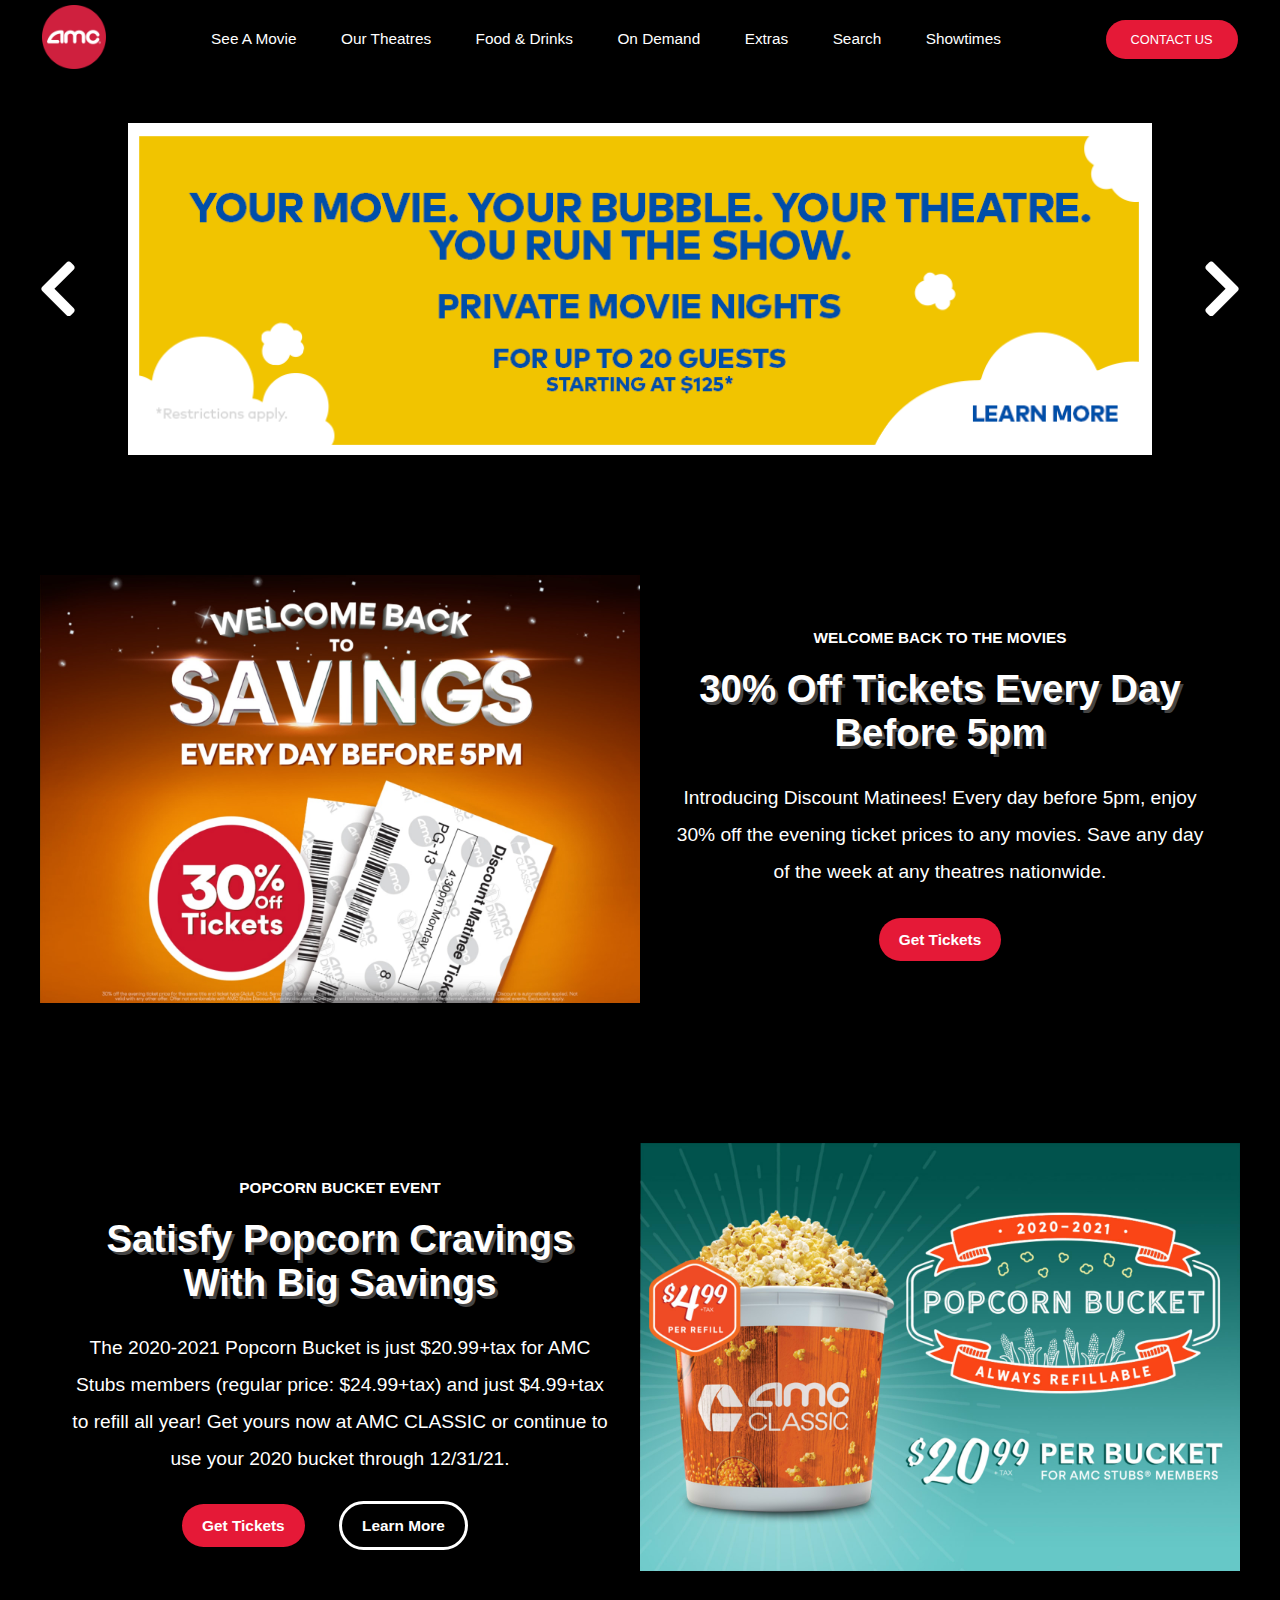
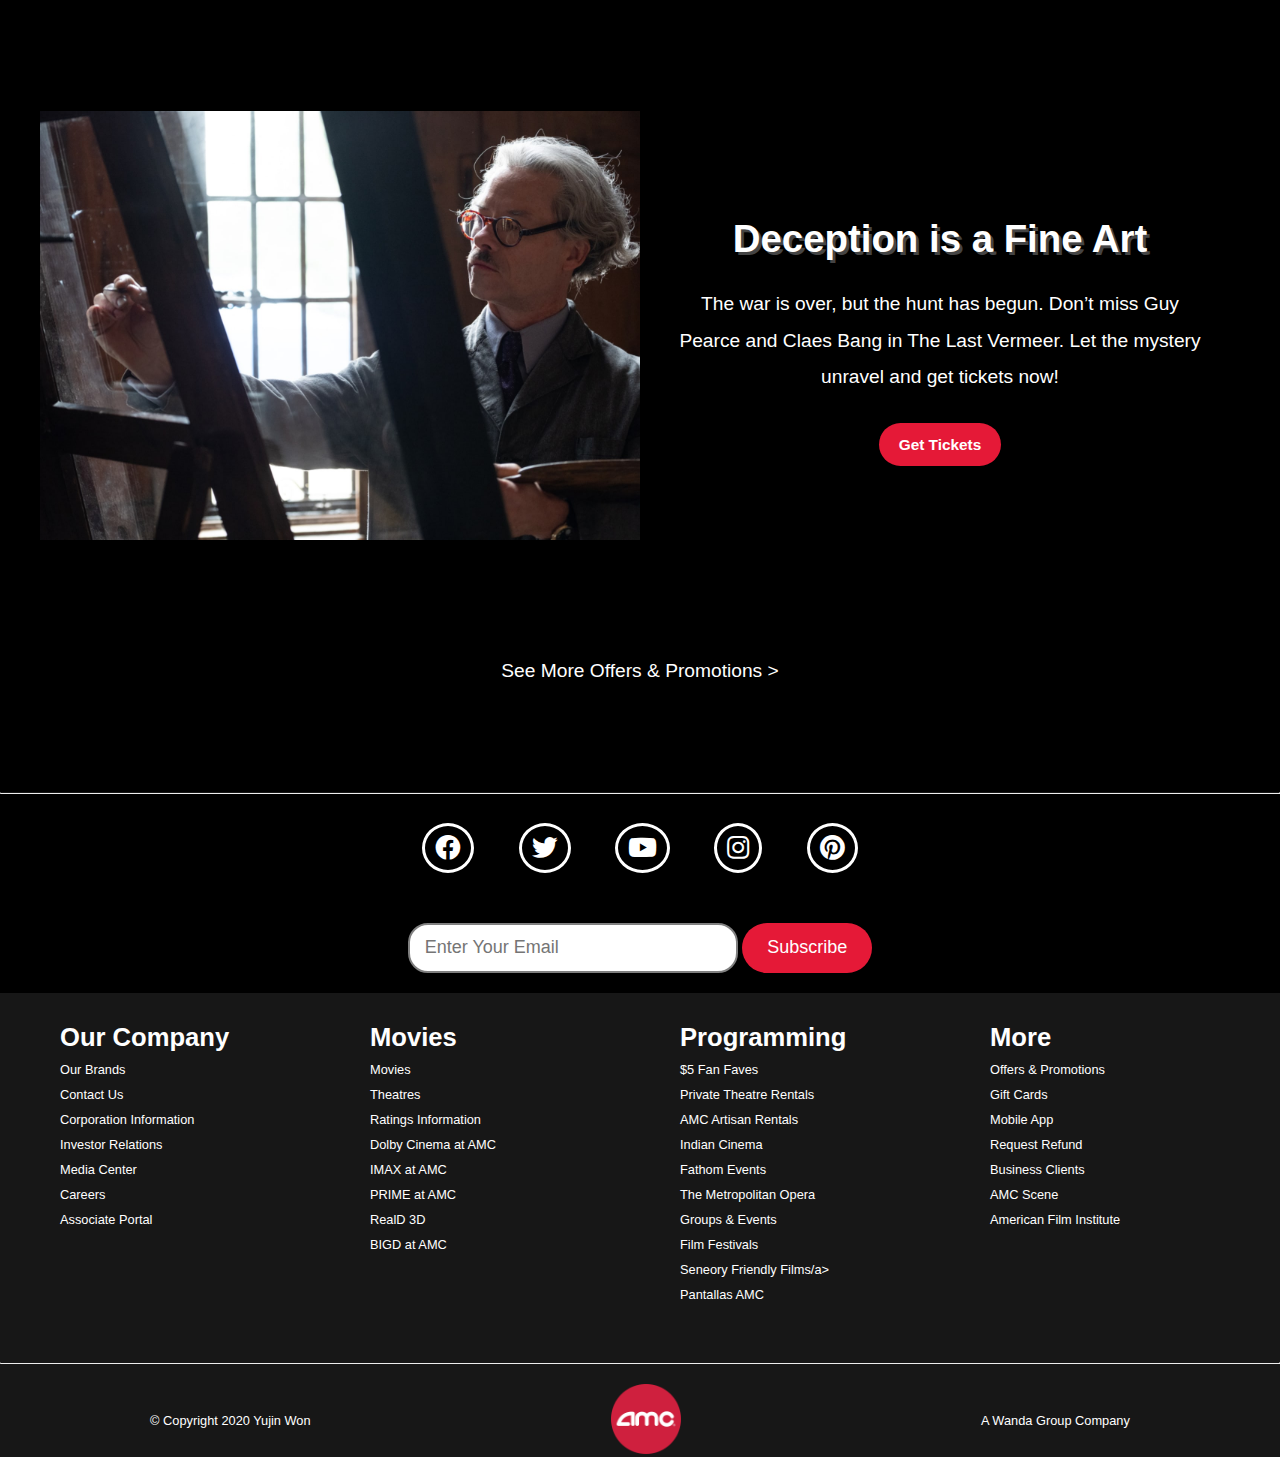
<file: index.html>
<!DOCTYPE html>
<html>
    <head>
        <title>Movie</title>
        <meta charset="UTF-8">

        <link rel="stylesheet" href="https://use.fontawesome.com/releases/v5.15.1/css/all.css">
        <link rel="stylesheet" href="css/style.css">
    </head>

    <body>
        <!--Header Section-->
        <header>
            <a id="logo" href="index.html"><img src="images/logo.png" alt="A picture of logo"></a>
            
            <ul class="nav-links">
                <li><a href="NowPlaying.html">See A Movie</a></li>
                <li><a href="#">Our Theatres</a></li>
                <li><a href="#">Food & Drinks</a></li>
                <li><a href="#">On Demand</a></li>
                <li><a href="#">Extras</a></li>
                <li><a href="#">Search</a></li>
                <li><a href="#">Showtimes</a></li>
            </ul>

            <!--I tried to make this button on header section because I think it is necessary for customers to easily click if they want to contact to the movie theatre. Therefore, I tried to modify the header and navigation seaction to make my website look more simple to use.-->
            <a href="contact.html"><button>CONTACT US</button></a>
        </header>

        <!--Hero Section-->

        <div class="hero-section">
            <div class="banner-content">
                <button class="button-arrow" onclick="left()" id="left"><i class="fas fa-chevron-left"></i></button>
                <img src="images/carousel_img.png" width=80% alt="an image of carousel">
                <button class="button-arrow" onclick="right()" id="right"><i class="fas fa-chevron-right"></i></i></button>
            </div>
        </div>

        <!--Information Section-->

        <section id="info-section">
            <img src="images/info-img1.jpg" alt="a picture of event1">
            <div class="info-content">
                <span class="title-event">WELCOME BACK TO THE MOVIES</span>

                <h2>30% Off Tickets Every Day Before 5pm</h2>

                <p>
                   Introducing Discount Matinees! Every day before 5pm, enjoy 30% off the evening ticket prices to any movies. Save any day of the week at any theatres nationwide.
                </p>
    
                <a href="NowPlaying.html">Get Tickets</a>
            </div>
        </section>


        <section id="info-section">
            <div class="info-content">
                <span class="title-event">POPCORN BUCKET EVENT</span>

                <h2>Satisfy Popcorn Cravings With Big Savings</h2>

                <p>
                    The 2020-2021 Popcorn Bucket is just $20.99+tax for AMC Stubs members (regular price: $24.99+tax) and just $4.99+tax to refill all year! Get yours now at AMC CLASSIC or continue to use your 2020 bucket through 12/31/21.
                </p>
    
                <a href="#">Get Tickets</a>
                <a id ="learn-more" href="#">Learn More</a>
            </div>
            <img src="images/info-img2.jpg" alt="a picture of event2">
        </section>


        <section id="info-section">
            <img src="images/info-img3.jpg" alt="a picture of event3">
            <div class="info-content">

                <h2>Deception is a Fine Art</h2>

                <p>
                    The war is over, but the hunt has begun. Don’t miss Guy Pearce and Claes Bang in The Last Vermeer. Let the mystery unravel and get tickets now!
                </p>
    
                <a href="#">Get Tickets</a>
            </div>
        </section>

        <div id="see-more-info">
            <a href="https://www.amctheatres.com/offers">See More Offers & Promotions ></a>
        </div>


        <!--Icons Section-->
        <hr class="line">

        <div id="icon-section">
            <ul>
                <li><a href="https://www.facebook.com/amctheatres"><i class="fab fa-facebook"></i></a></li>
                <li><a href="https://twitter.com/amctheatres"><i class="fab fa-twitter"></i></a></li>
                <li><a href="https://www.youtube.com/user/amctheatres"><i class="fab fa-youtube"></i></a></li>
                <li><a href="https://www.instagram.com/amctheatres/"><i class="fab fa-instagram"></i></a></li>
                <li><a href="https://www.pinterest.ca/amctheatres/"><i class="fab fa-pinterest"></i></a></li>
            </ul>
        </div>

        <!--Email Form to subscribe-->
        <form id="email-form" action="https://formspree.io/f/mvovwowb" method="post">
            <!-- <label for="email">Your Email</label> -->
            <input name="Email" id="email" type="email" placeholder="Enter Your Email">
            <button id="sub-button" type="subscribe">Subscribe</button>
        </form>
  
        <!--Footer Section-->
        <section class="grid-footer">
            <div>
                <h2>Our Company</h2>
                <ul class="nav-links">
                    <li><a href="#">Our Brands</a></li>
                    <li><a href="#">Contact Us</a></li>
                    <li><a href="#">Corporation Information</a></li>
                    <li><a href="#">Investor Relations</a></li>
                    <li><a href="#">Media Center</a></li>
                    <li><a href="#">Careers</a></li>
                    <li><a href="#">Associate Portal</a></li>
                </ul>
            </div>
            <div>
                <h2>Movies</h2>
                <ul class="nav-links">
                    <li><a href="#">Movies</a></li>
                    <li><a href="#">Theatres</a></li>
                    <li><a href="#">Ratings Information</a></li>
                    <li><a href="#">Dolby Cinema at AMC</a></li>
                    <li><a href="#">IMAX at AMC</a></li>
                    <li><a href="#">PRIME at AMC</a></li>
                    <li><a href="#">RealD 3D</a></li>
                    <li><a href="#">BIGD at AMC</a></li>
                </ul>
            </div>
            <div>
                <h2>Programming</h2>
                <ul class="nav-links">
                    <li><a href="#">$5 Fan Faves</a></li>
                    <li><a href="#">Private Theatre Rentals</a></li>
                    <li><a href="#">AMC Artisan Rentals</a></li>
                    <li><a href="#">Indian Cinema</a></li>
                    <li><a href="#">Fathom Events</a></li>
                    <li><a href="#">The Metropolitan Opera</a></li>
                    <li><a href="#">Groups & Events</a></li>
                    <li><a href="#">Film Festivals</a></li>
                    <li><a href="#">Seneory Friendly Films/a></li>
                    <li><a href="#">Pantallas AMC</a></li>
                </ul>
            </div>
            <div>
                <h2>More</h2>
                <ul class="nav-links">
                    <li><a href="#">Offers & Promotions</a></li>
                    <li><a href="#">Gift Cards</a></li>
                    <li><a href="#">Mobile App</a></li>
                    <li><a href="#">Request Refund</a></li>
                    <li><a href="#">Business Clients</a></li>
                    <li><a href="#">AMC Scene</a></li>
                    <li><a href="#">American Film Institute</a></li>
                </ul>
            </div>

        </section>
        
        <hr class="line">
     
        <div class="footer-bottom">
            <span id="copyright">
                © Copyright 2020 Yujin Won
            </span>
            <a href="index.html">  <img src="images/logo.png" alt="a picture of logo"></a>
            <a href="#">A Wanda Group Company</a>
        </div>

        
        <script src="JS/carousel.js"></script>
    </body>
</html>
</file>
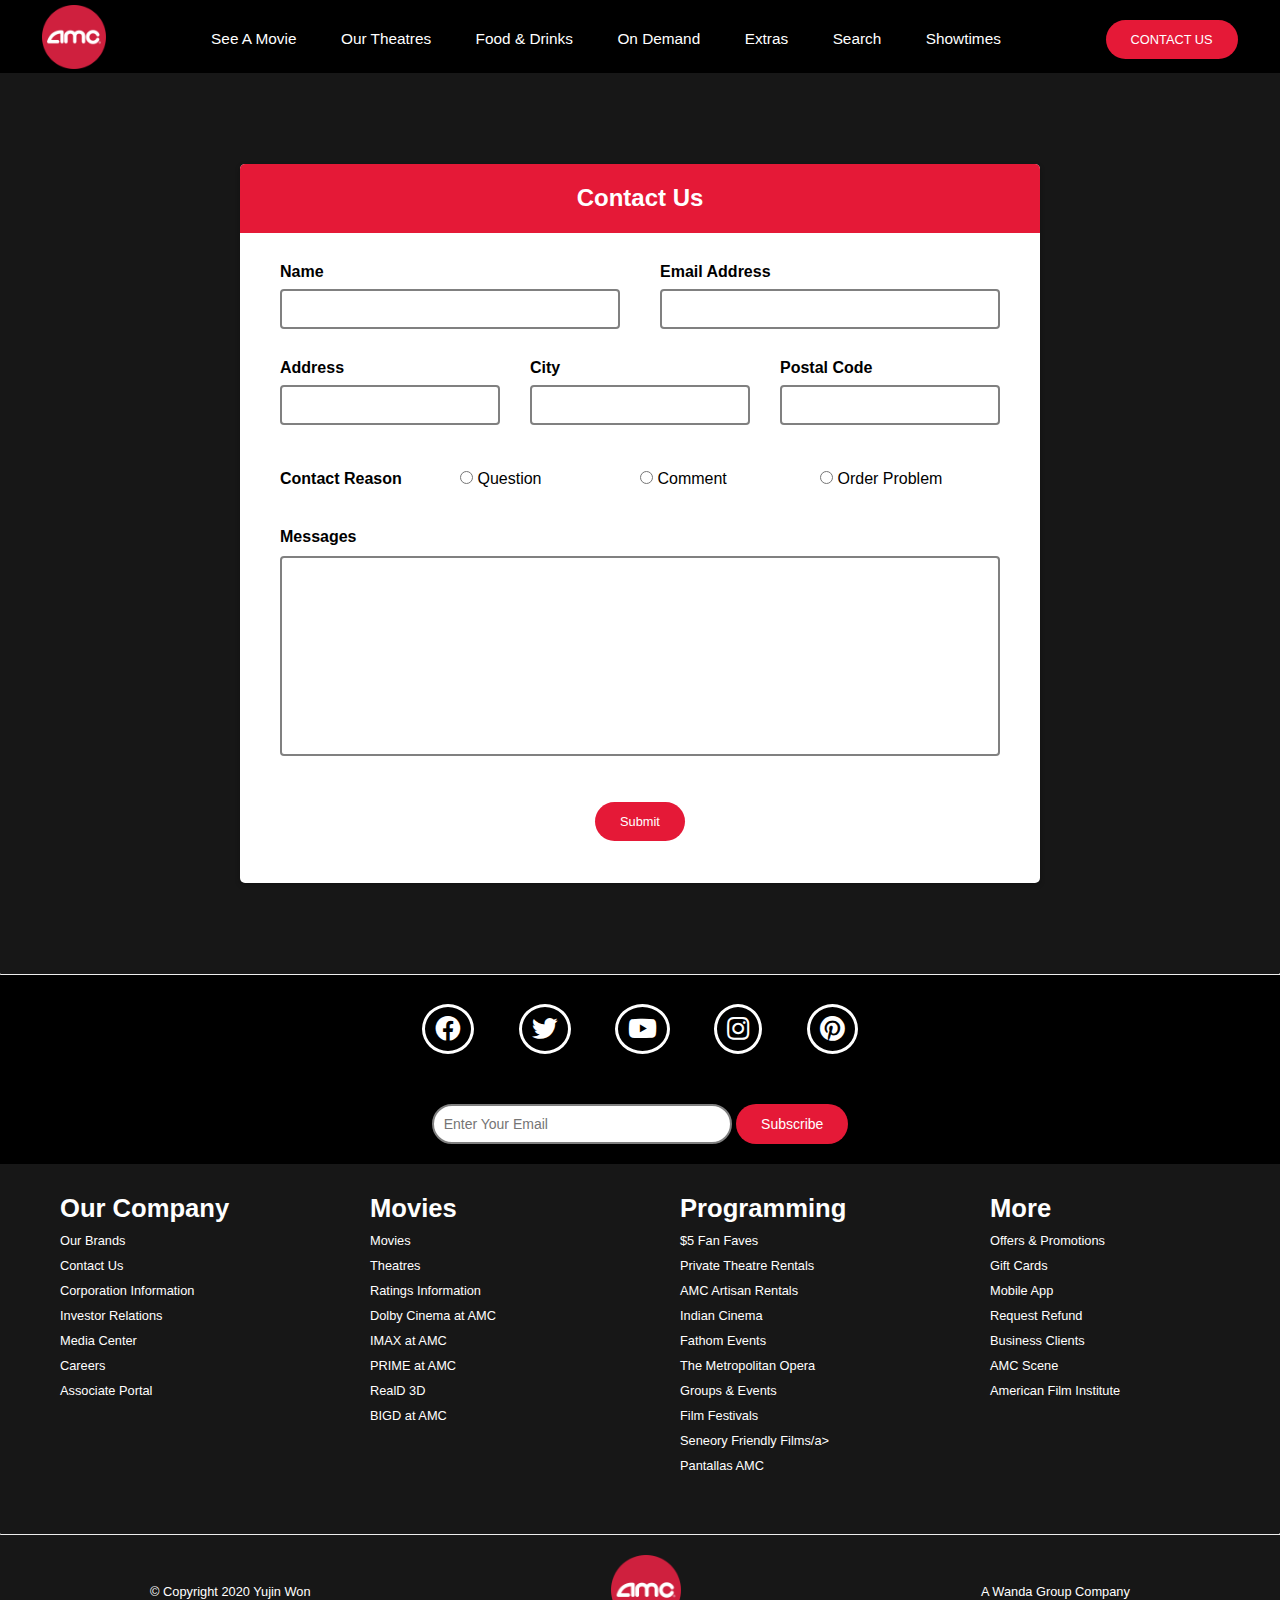
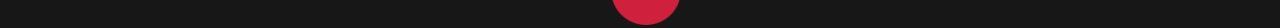
<file: contact.html>
<!DOCTYPE html>

<html>
    <head>
        <title>Contact Us | Final</title>
        <meta charset="UTF-8">

        <link rel="stylesheet" href="https://use.fontawesome.com/releases/v5.15.1/css/all.css">
        <link rel="stylesheet" href="css/contact.css">
    </head>

    <body>
        <!--Header Section-->
        <header>
            <a id="logo" href="index.html"><img src="images/logo.png" alt="A picture of logo"></a>
            
            <ul class="nav-links">
                <li><a href="NowPlaying.html">See A Movie</a></li>
                <li><a href="https://www.amctheatres.com/movie-theatres">Our Theatres</a></li>
                <li><a href="https://www.amctheatres.com/food-and-drink">Food & Drinks</a></li>
                <li><a href="https://www.amctheatres.com/on-demand">On Demand</a></li>
                <li><a href="https://www.amctheatres.com/offers">Extras</a></li>
                <li><a href="#">Search</a></li>
                <li><a href="https://www.amctheatres.com/offers/showtimes/all/2020-11-29/amc-empire-25/all">Showtimes</a></li>
            </ul>

            <!--I tried to make this button on header section because I think it is necessary for customers to easily click if they want to contact to the movie theatre. Therefore, I tried to modify the header and navigation seaction to make my website look more simple to use.-->
            <a href="contact.html"><button>CONTACT US</button></a>
        </header>


        <!--Contact Us Form-->
        <div class="wrapper">
            <div class="container">
                <h2 class="header">Contact Us</h2>
                <form class="form" id="form" action="https://httpbin.org/post" method="post">
                    <div class="grid-col2">
                        <!--Name-->
                        <div class="form-control">
                            <label>Name</label>
                            <input type="text" id="name" name="name">
                            <i class="fas fa-check-circle"></i>
                            <i class="fas fa-times-circle"></i>
                            <small>Error Message</small>
                        </div>
                        <!--Email address-->
                        <div class="form-control">
                            <label>Email Address</label>
                            <input type="email" id="email-address" name="email">
                            <i class="fas fa-check-circle"></i>
                            <i class="fas fa-times-circle"></i>
                            <div class="invalid-feedback">
                                <small>Error Message</small>
                            </div>
                        </div>
                    </div>

                    <div class="grid-second">
                        <!--Address-->
                        <div class="form-control">
                            <label>Address</label>
                            <input type="text" id="address" name="address">
                            <i class="fas fa-check-circle"></i>
                            <i class="fas fa-times-circle"></i>
                            <small>Error Message</small>
                        </div>
                        <!--City-->
                        <div class="form-control">
                            <label>City</label>
                            <input type="text" id="city" list="cityList" name="city">
                            <datalist id="cityList">
                                <option>Toronto</option>
                                <option>Vancouver</option>
                                <option>Montreal</option>
                                <option>Niagara Falls</option>
                                <option>Victoria</option>
                                <option>Halifax</option>
                                <option>Quebec City</option>
                                <option>Calgary</option>
                                <option>Edmonton</option>
                                <option>Ottawa</option>
                                <option>Saskatoon</option>
                                <option>St. John's</option>
                                <option>Winnipeg</option>
                            </datalist>
                            <i class="fas fa-check-circle"></i>
                            <i class="fas fa-times-circle"></i>
                            <small>Error Message</small>
                        </div>
                         
                        <!--Postal Code-->
                        <div class="form-control">
                            <label>Postal Code</label>
                            <input type="text" id="postal-code" name="postal-code">
                            <i class="fas fa-check-circle"></i>
                            <i class="fas fa-times-circle"></i>
                            <small>Error Message</small>
                        </div>
                    </div>

                    <!--Radio Options-->
                    <div class="form-radio" id="form-contact">
                        <div id="contact-title">
                            <label id="contact-reason">Contact Reason</label>
                            <small class="contact-small">Error Message</small>
                        </div>
                        <div id="radio-options">
                            <div>
                                <input type="radio" class="input-option" name="reason" value="question">
                                <label for="input-option">Question</label>
                            </div>
                            <div>
                                <input type="radio" class="input-option" name="reason" value="comment">
                                <label for="input-option">Comment</label>
                            </div>
                            <div>
                                <input type="radio" id="order-problem" class="input-option" name="reason" value="problem">
                                <label for="input-option">Order Problem</label>
                            </div>
                        </div>
                    </div>

                    <!--Order Section-->
                    <div class="order">
                        <input type="text" id="order-number" placeholder="Order Number" name="order-number">
                        <small>Error Message</small>
                    </div>

                    <!--Message-->
                    <div class="form-control" id="message-section">
                        <label for="message">Messages</label><br>
                        <textarea name="message" id="message"></textarea>
                        <small>Error Message</small>
                        <i class="fas fa-check-circle"></i>
                        <i class="fas fa-times-circle"></i>
                    </div>

                    <!--Hidden field with my name-->
                    <div id="hidden-name">
                        <input type="hidden" id="my-name" name="my-name" value="Yujin Won">
                    </div>

                    <!--Subscribe button-->
                    <div id="button">
                        <div id="submit">
                            <button id="submit-button">Submit</button>
                        </div>
                    </div>
                    
                </form>
            </div>
        </div>

        
        <!--Icons Section-->
        <hr class="line">

        <div id="icon-section">
            <ul>
                <li><a href="https://www.facebook.com/amctheatres"><i class="fab fa-facebook"></i></a></li>
                <li><a href="https://twitter.com/amctheatres"><i class="fab fa-twitter"></i></a></li>
                <li><a href="https://www.youtube.com/user/amctheatres"><i class="fab fa-youtube"></i></a></li>
                <li><a href="https://www.instagram.com/amctheatres/"><i class="fab fa-instagram"></i></a></li>
                <li><a href="https://www.pinterest.ca/amctheatres/"><i class="fab fa-pinterest"></i></a></li>
            </ul>
        </div>

        <!--Email Form to subscribe-->
        <form id="email-form" action="https://formspree.io/f/mvovwowb" method="post">
            <!-- <label for="email">Your Email</label> -->
            <input name="Email" id="email" type="email" placeholder="Enter Your Email">
            <button id="sub-button" type="subscribe">Subscribe</button>
        </form>
  
        <!--Footer Section-->
        <section class="grid-footer">
            <div>
                <h2>Our Company</h2>
                <ul class="nav-links">
                    <li><a href="#">Our Brands</a></li>
                    <li><a href="#">Contact Us</a></li>
                    <li><a href="#">Corporation Information</a></li>
                    <li><a href="#">Investor Relations</a></li>
                    <li><a href="#">Media Center</a></li>
                    <li><a href="#">Careers</a></li>
                    <li><a href="#">Associate Portal</a></li>
                </ul>
            </div>
            <div>
                <h2>Movies</h2>
                <ul class="nav-links">
                    <li><a href="#">Movies</a></li>
                    <li><a href="#">Theatres</a></li>
                    <li><a href="#">Ratings Information</a></li>
                    <li><a href="#">Dolby Cinema at AMC</a></li>
                    <li><a href="#">IMAX at AMC</a></li>
                    <li><a href="#">PRIME at AMC</a></li>
                    <li><a href="#">RealD 3D</a></li>
                    <li><a href="#">BIGD at AMC</a></li>
                </ul>
            </div>
            <div>
                <h2>Programming</h2>
                <ul class="nav-links">
                    <li><a href="#">$5 Fan Faves</a></li>
                    <li><a href="#">Private Theatre Rentals</a></li>
                    <li><a href="#">AMC Artisan Rentals</a></li>
                    <li><a href="#">Indian Cinema</a></li>
                    <li><a href="#">Fathom Events</a></li>
                    <li><a href="#">The Metropolitan Opera</a></li>
                    <li><a href="#">Groups & Events</a></li>
                    <li><a href="#">Film Festivals</a></li>
                    <li><a href="#">Seneory Friendly Films/a></li>
                    <li><a href="#">Pantallas AMC</a></li>
                </ul>
            </div>
            <div>
                <h2>More</h2>
                <ul class="nav-links">
                    <li><a href="#">Offers & Promotions</a></li>
                    <li><a href="#">Gift Cards</a></li>
                    <li><a href="#">Mobile App</a></li>
                    <li><a href="#">Request Refund</a></li>
                    <li><a href="#">Business Clients</a></li>
                    <li><a href="#">AMC Scene</a></li>
                    <li><a href="#">American Film Institute</a></li>
                </ul>
            </div>

        </section>
        
        <hr class="line">
     
        <div class="footer-bottom">
            <span id="copyright">
                © Copyright 2020 Yujin Won
            </span>
            <a href="index.html">  <img src="images/logo.png" alt="a picture of logo"></a>
            <a href="#">A Wanda Group Company</a>
        </div>


        <script src="JS/contact.js"></script>
    </body>
</html>
</file>
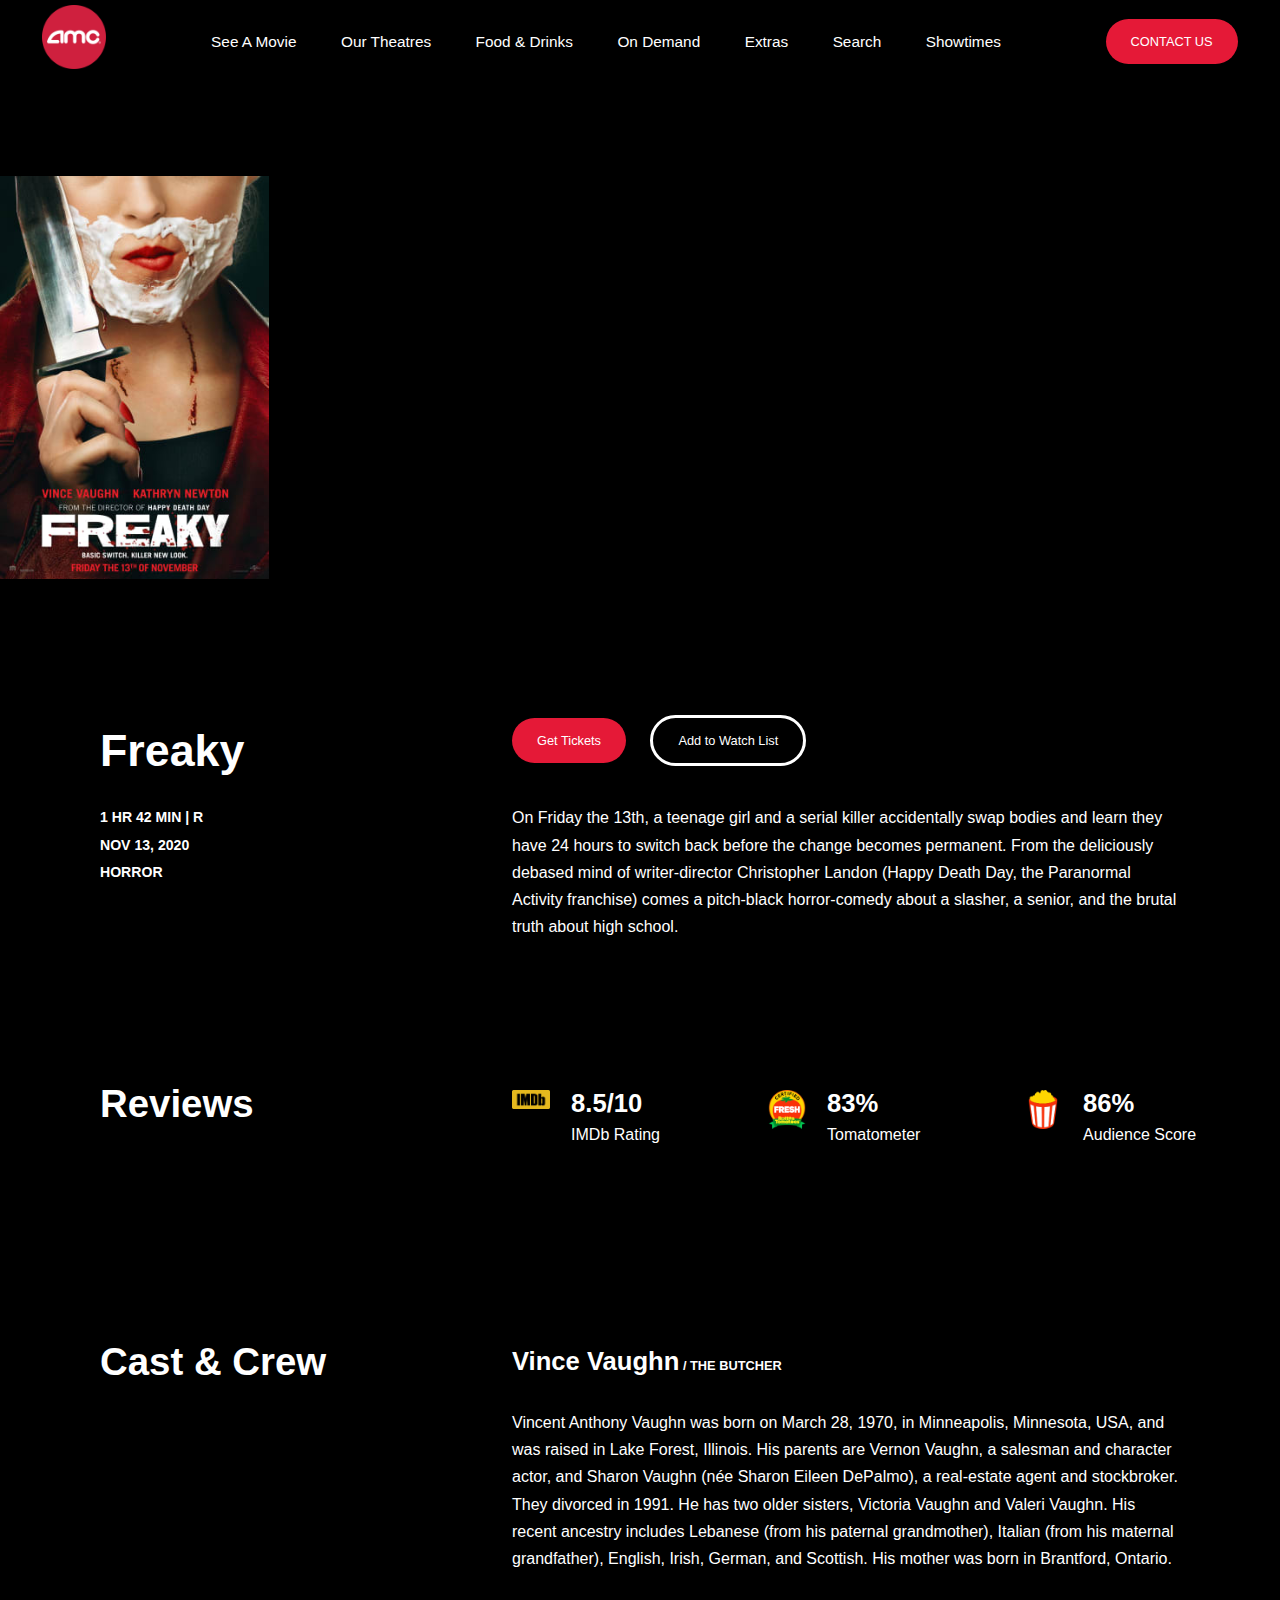
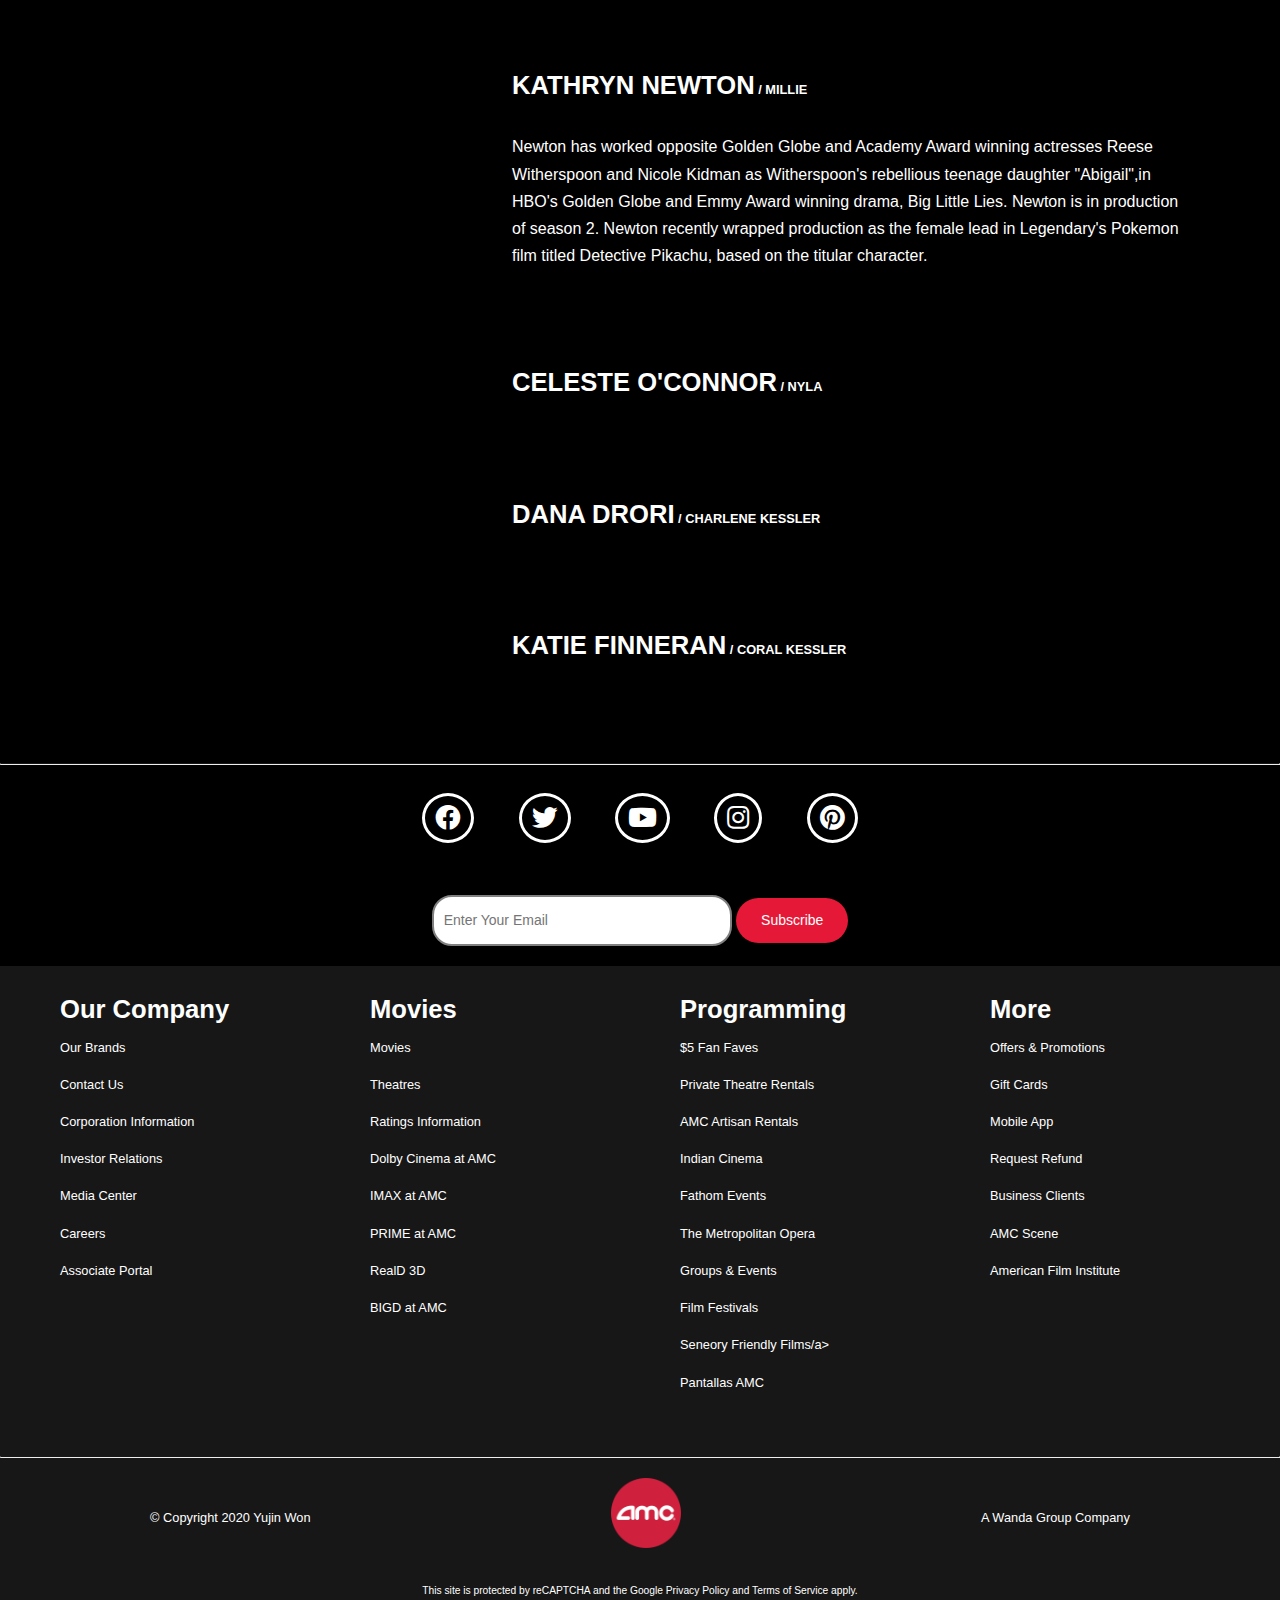
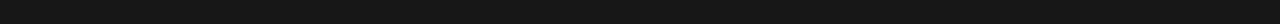
<file: Freaky.html>
<!DOCTYPE html>
<html>
    <head>
        <title>Freaky | Assignment 2</title>
        <meta charset="UTF-8">
        
        <link rel="stylesheet" href="https://use.fontawesome.com/releases/v5.15.1/css/all.css">
        <link rel="stylesheet" href="css/style3.css">
    </head>

    <body>
        <!--Header Section-->
        <header>
            <a id="logo" href="index.html"><img src="images/logo.png" alt="A picture of logo"></a>
            
            <ul class="nav-links">
                <li><a href="NowPlaying.html">See A Movie</a></li>
                <li><a href="https://www.amctheatres.com/movie-theatres">Our Theatres</a></li>
                <li><a href="https://www.amctheatres.com/food-and-drink">Food & Drinks</a></li>
                <li><a href="https://www.amctheatres.com/on-demand">On Demand</a></li>
                <li><a href="https://www.amctheatres.com/offers">Extras</a></li>
                <li><a href="#">Search</a></li>
                <li><a href="https://www.amctheatres.com/offers/showtimes/all/2020-11-29/amc-empire-25/all">Showtimes</a></li>
            </ul>
            <a href="contact.html"><button>CONTACT US</button></a>
        </header>

        <!--To follow the instruction, I add a bigger poster next on the video-->
        <!--Video Section-->
        <div class="video-space">
            <img id="poster" src="images/poster4.jpg" alt="A picture of a poster4">
            <div class="container">
                <div class="video-container">
                    <iframe width="560" height="315" src="https://www.youtube.com/embed/qhEIL_-4HZM" frameborder="0" allow="accelerometer; autoplay; clipboard-write; encrypted-media; gyroscope; picture-in-picture" allowfullscreen></iframe>
                </div>
            </div>
        </div>


        <!--Description Section-->
        <div id="title-ticket">
            <h2 class="movie-title">Freaky</h2>
            <div>
                <a id="get-tickets" href="#"><button>Get Tickets</button></a>
                <a href="#"><button id="add-watchlist">Add to Watch List</button></a>
            </div>
        </div>
    
        <div class="grid-desc">
            <div class="movie-info">
                <span>1 HR 42 MIN | R</span>
                <span>NOV 13, 2020</span>
                <span>HORROR</span>
            </div>

            <div class="description">
                <p>
                    On Friday the 13th, a teenage girl and a serial killer accidentally swap bodies and learn they have 24 hours to switch back before the change becomes permanent. From the deliciously debased mind of writer-director Christopher Landon (Happy Death Day, the Paranormal Activity franchise) comes a pitch-black horror-comedy about a slasher, a senior, and the brutal truth about high school.
                </p>
            </div>
        </div>
        

        <!--Reviews Section-->
        <div id="grid-reviews">
            <h3 class="movie-contents">Reviews</h3>
            <div class="ratings">
                <div class="ratings-contents">
                    <img src="images/imdb-review.png" alt="A logo of IMDB">
                    <div>
                        <span class="rating-by-people">8.5/10</span>
                        <span>IMDb Rating</span>
                    </div>
                </div>
                <div class="ratings-contents">
                    <img src="images/certified-fresh-review.png" alt="A logo of certificated fresh">
                    <div>
                        <span class="rating-by-people">83%</span>
                        <span>Tomatometer</span>
                    </div>
                </div>
                <div class="ratings-contents">
                    <img src="images/audience-fresh-review.png" alt="An image of popcorn">
                    <div>
                        <span class="rating-by-people">86%</span>
                        <span>Audience Score</span>
                    </div>
                </div>
            </div>
        </div>
      

        <!--Cast Section--> 

        <div class="grid-cast">
            <h3 class="movie-contents">Cast & Crew</h3>
            <div class="cast-description">
                <div class="main-contents">
                    <div>
                        <span class="name">Vince Vaughn</span><span class="role"> / THE BUTCHER</span>
                    </div>
                   
                    <p>
                        Vincent Anthony Vaughn was born on March 28, 1970, in Minneapolis, Minnesota, USA, and was raised in Lake Forest, Illinois. His parents are Vernon Vaughn, a salesman and character actor, and Sharon Vaughn (née Sharon Eileen DePalmo), a real-estate agent and stockbroker. They divorced in 1991. He has two older sisters, Victoria Vaughn and Valeri Vaughn. His recent ancestry includes Lebanese (from his paternal grandmother), Italian (from his maternal grandfather), English, Irish, German, and Scottish. His mother was born in Brantford, Ontario. 
                    </p>
                    
                </div>
                <div class="main-contents">
                    <div>
                        <span class="name">KATHRYN NEWTON</span><span class="role"> / MILLIE</span>
                    </div>

                    <p>
                        Newton has worked opposite Golden Globe and Academy Award winning actresses Reese Witherspoon and Nicole Kidman as Witherspoon's rebellious teenage daughter "Abigail",in HBO's Golden Globe and Emmy Award winning drama, Big Little Lies. Newton is in production of season 2. Newton recently wrapped production as the female lead in Legendary's Pokemon film titled Detective Pikachu, based on the titular character.
                    </p>
                   
                </div>
                <div class="main-name">
                    <div>
                        <span class="name">CELESTE O'CONNOR</span><span class="role"> / NYLA</span>             
                    </div>
                </div>
                <div class="main-name">
                    <div>
                        <span class="name">DANA DRORI</span><span class="role"> / CHARLENE KESSLER</span>             
                    </div>
                </div>
                <div class="main-name">
                    <div>
                        <span class="name">KATIE FINNERAN</span><span class="role"> / CORAL KESSLER</span>              
                    </div>
                </div>
            </div>
        </div>


        <!--Icons Section-->
        <hr class="line">

        <div id="icon-section">
            <ul>
                <li><a href="https://www.facebook.com/amctheatres"><i class="fab fa-facebook"></i></a></li>
                <li><a href="https://twitter.com/amctheatres"><i class="fab fa-twitter"></i></a></li>
                <li><a href="https://www.youtube.com/user/amctheatres"><i class="fab fa-youtube"></i></a></li>
                <li><a href="https://www.instagram.com/amctheatres/"><i class="fab fa-instagram"></i></a></li>
                <li><a href="https://www.pinterest.ca/amctheatres/"><i class="fab fa-pinterest"></i></a></li>
            </ul>
        </div>

        <!--Email Form to subscribe-->
        <form id="email-form" action="https://formspree.io/f/mvovwowb" method="post">
            <!-- <label for="email">Your Email</label> -->
            <input name="Email" id="email" type="email" placeholder="Enter Your Email">
            <button id="sub-button" type="subscribe">Subscribe</button>
        </form>
        
        
        <!--Footer Section-->
        <section class="grid-footer">
            <div>
                <h2>Our Company</h2>
                <ul class="nav-links">
                    <li><a href="#">Our Brands</a></li>
                    <li><a href="#">Contact Us</a></li>
                    <li><a href="#">Corporation Information</a></li>
                    <li><a href="#">Investor Relations</a></li>
                    <li><a href="#">Media Center</a></li>
                    <li><a href="#">Careers</a></li>
                    <li><a href="#">Associate Portal</a></li>
                </ul>
            </div>
            <div>
                <h2>Movies</h2>
                <ul class="nav-links">
                    <li><a href="#">Movies</a></li>
                    <li><a href="#">Theatres</a></li>
                    <li><a href="#">Ratings Information</a></li>
                    <li><a href="#">Dolby Cinema at AMC</a></li>
                    <li><a href="#">IMAX at AMC</a></li>
                    <li><a href="#">PRIME at AMC</a></li>
                    <li><a href="#">RealD 3D</a></li>
                    <li><a href="#">BIGD at AMC</a></li>
                </ul>
            </div>
            <div>
                <h2>Programming</h2>
                <ul class="nav-links">
                    <li><a href="#">$5 Fan Faves</a></li>
                    <li><a href="#">Private Theatre Rentals</a></li>
                    <li><a href="#">AMC Artisan Rentals</a></li>
                    <li><a href="#">Indian Cinema</a></li>
                    <li><a href="#">Fathom Events</a></li>
                    <li><a href="#">The Metropolitan Opera</a></li>
                    <li><a href="#">Groups & Events</a></li>
                    <li><a href="#">Film Festivals</a></li>
                    <li><a href="#">Seneory Friendly Films/a></li>
                    <li><a href="#">Pantallas AMC</a></li>
                </ul>
            </div>
            <div>
                <h2>More</h2>
                <ul class="nav-links">
                    <li><a href="#">Offers & Promotions</a></li>
                    <li><a href="#">Gift Cards</a></li>
                    <li><a href="#">Mobile App</a></li>
                    <li><a href="#">Request Refund</a></li>
                    <li><a href="#">Business Clients</a></li>
                    <li><a href="#">AMC Scene</a></li>
                    <li><a href="#">American Film Institute</a></li>
                </ul>
            </div>
        </section>

        <hr class="line">
     
        <div class="footer-bottom">
            <span id="copyright">
                © Copyright 2020 Yujin Won
            </span>
            <a href="index.html">  <img src="images/logo.png" alt="a picture of logo"></a>
            <a href="#">A Wanda Group Company</a>
        </div>

        <p id="last-sentence">
            This site is protected by reCAPTCHA and the Google Privacy Policy and Terms of Service apply.
        </p>
    
    </body>
</html>
</file>
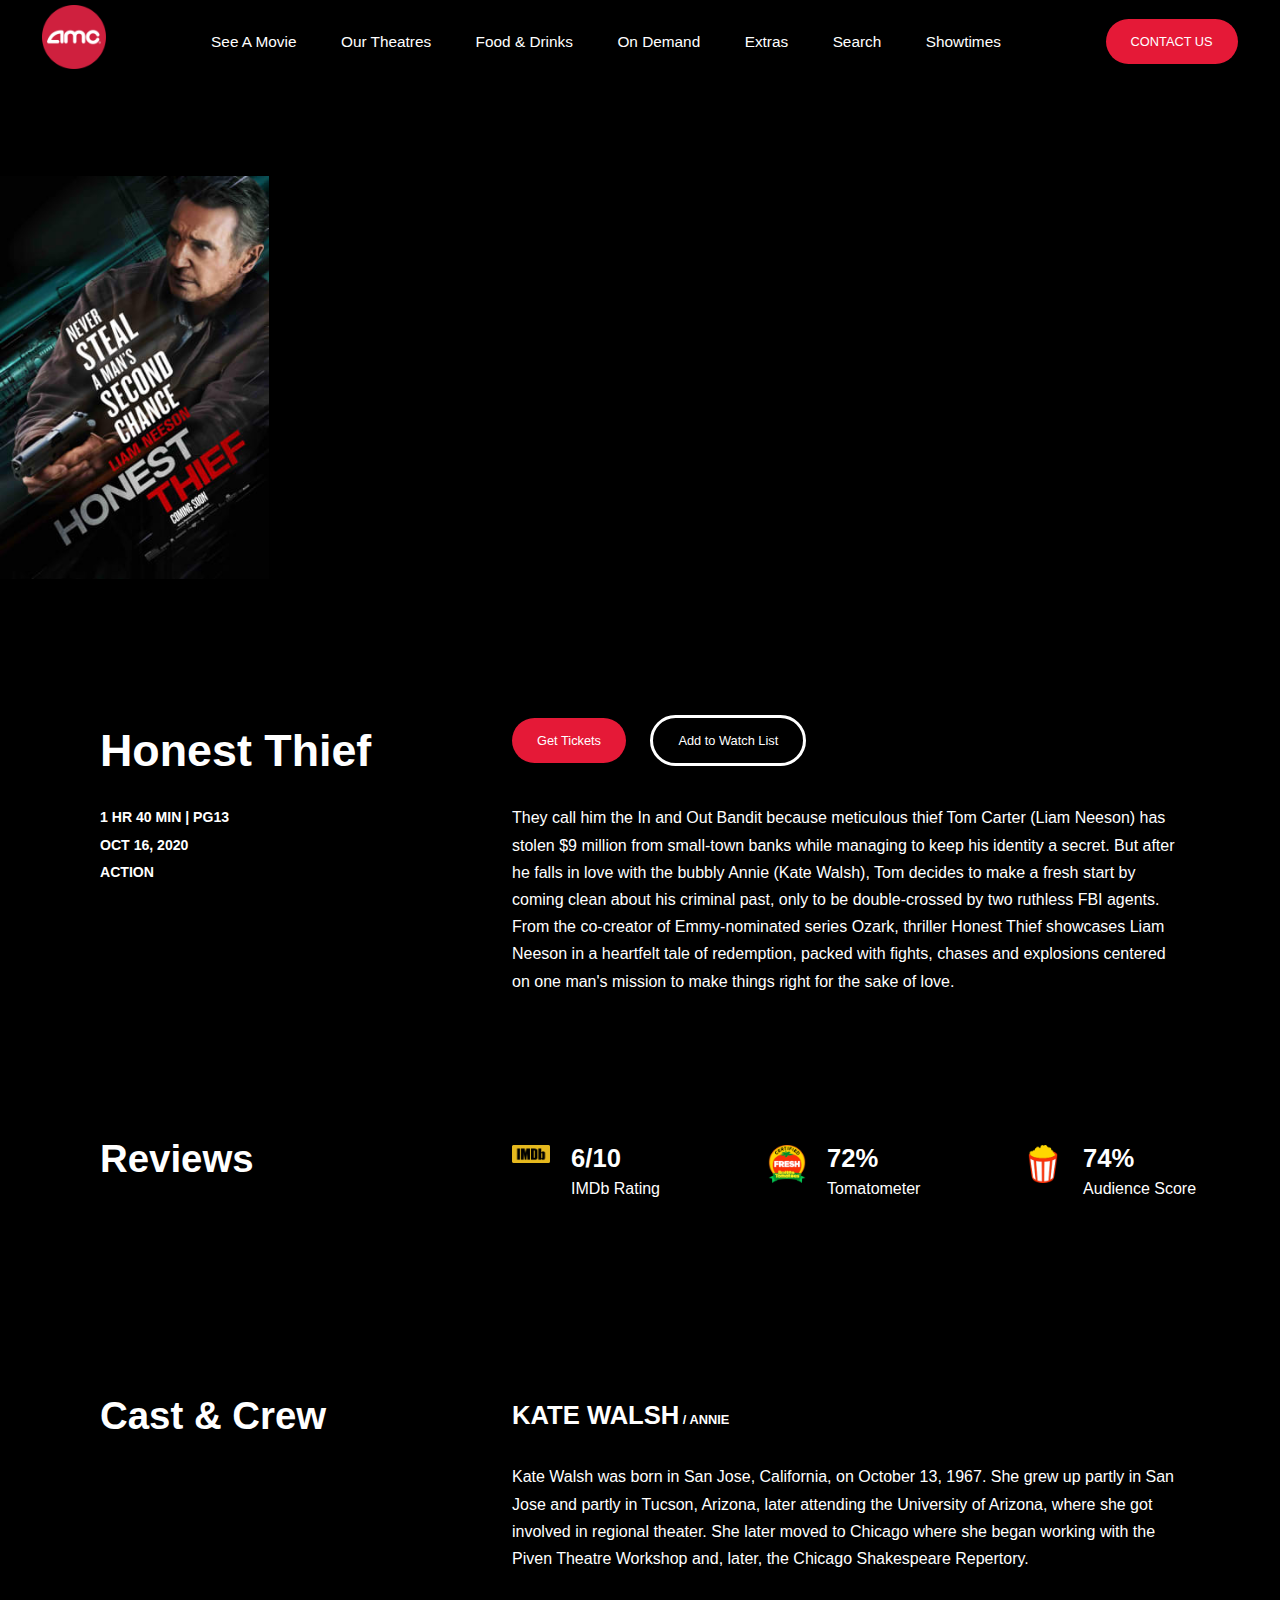
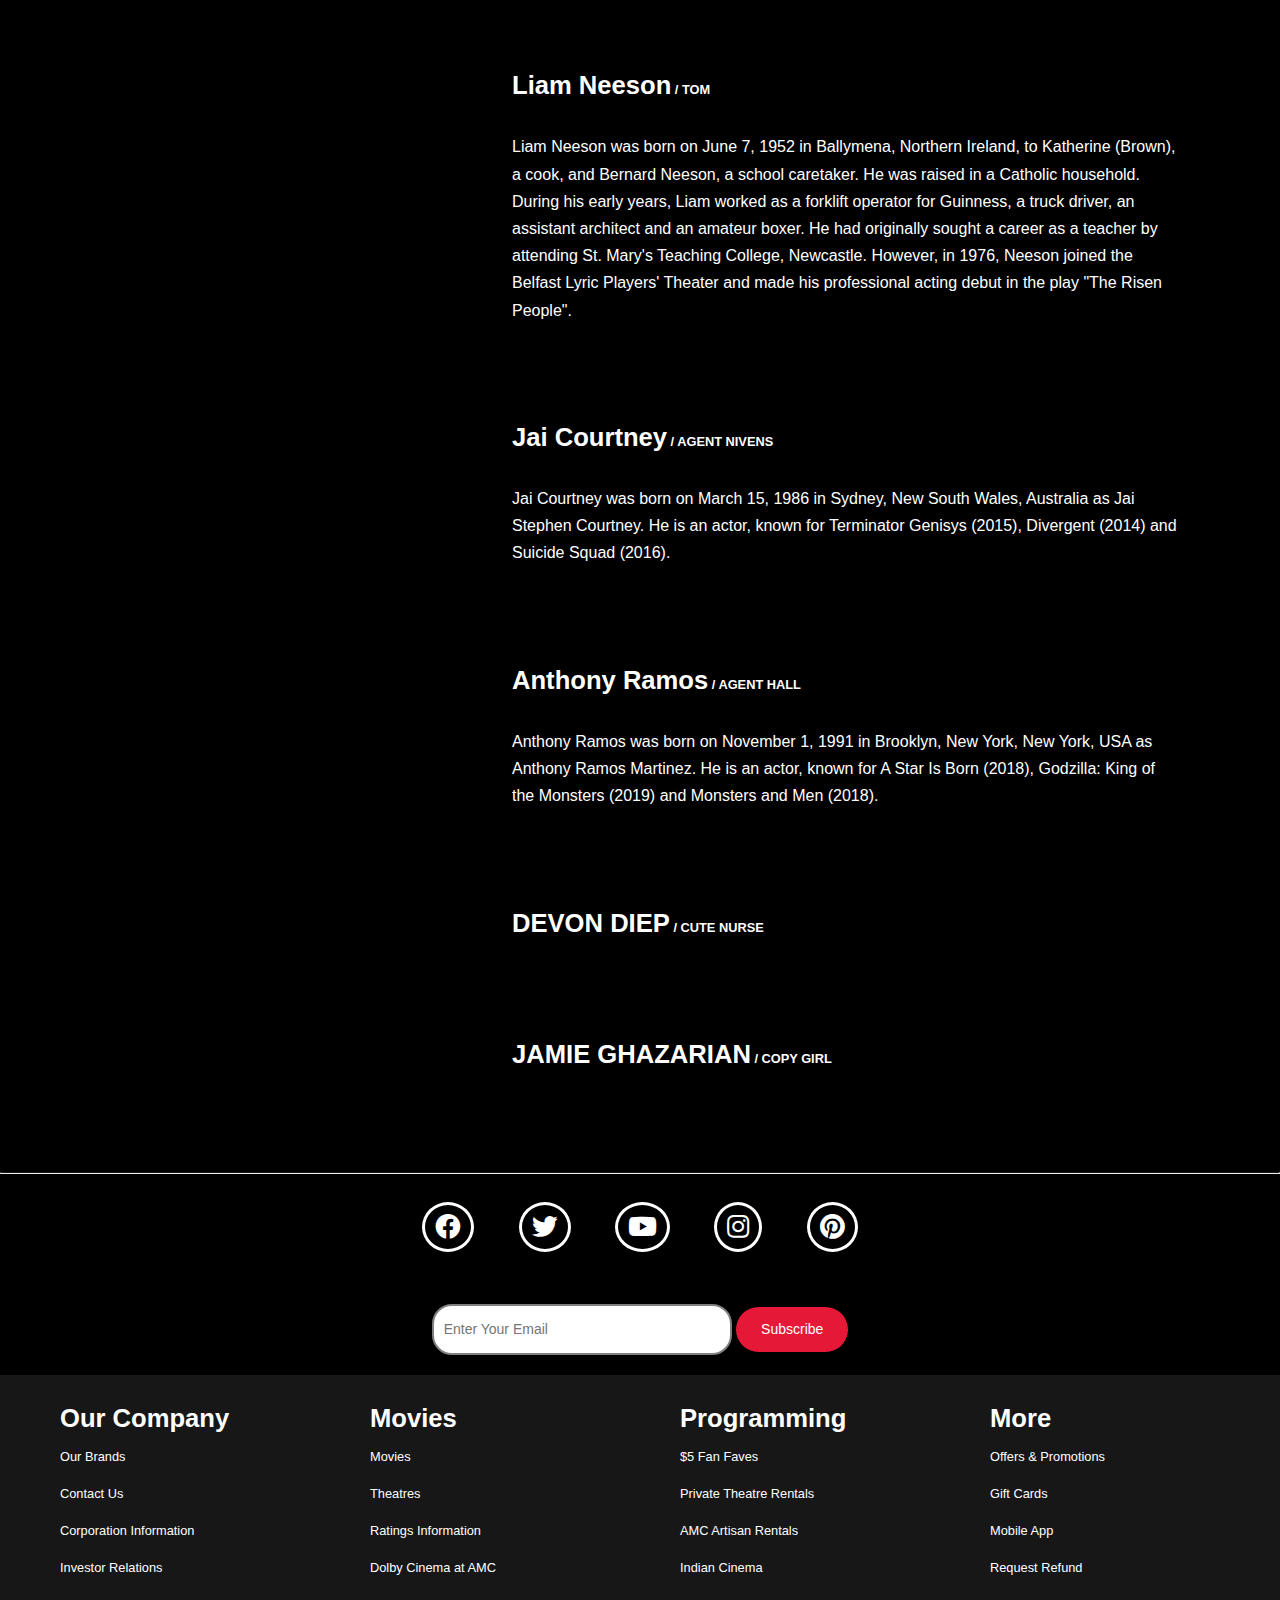
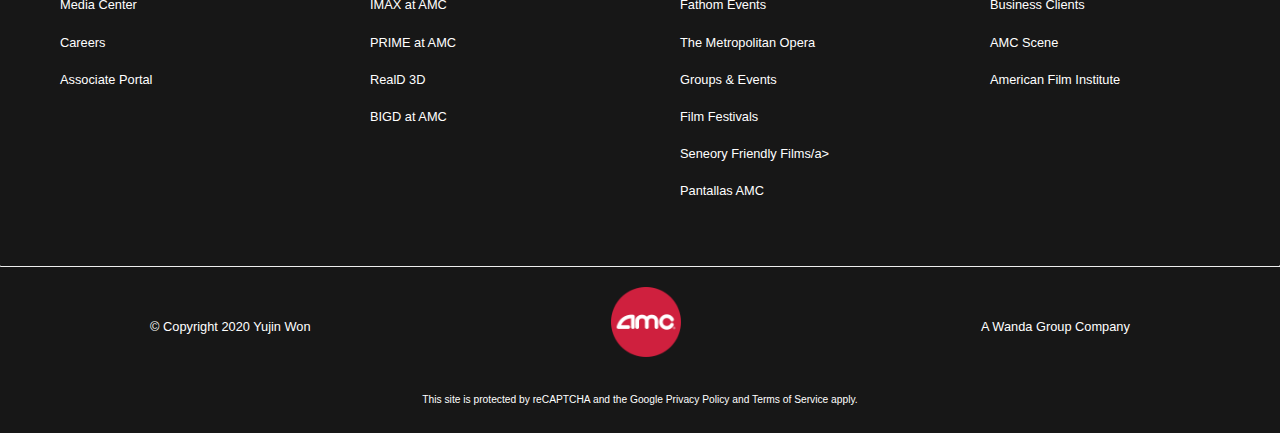
<file: HonestThief.html>
<!DOCTYPE html>
<html>
    <head>
        <title>Honest Thief | Assignment 2</title>
        <meta charset="UTF-8">
        
        <link rel="stylesheet" href="https://use.fontawesome.com/releases/v5.15.1/css/all.css">
        <link rel="stylesheet" href="css/style3.css">
    </head>

    <body>
       <!--Header Section-->
       <header>
            <a id="logo" href="index.html"><img src="images/logo.png" alt="A picture of logo"></a>
            
            <ul class="nav-links">
                <li><a href="NowPlaying.html">See A Movie</a></li>
                <li><a href="https://www.amctheatres.com/movie-theatres">Our Theatres</a></li>
                <li><a href="https://www.amctheatres.com/food-and-drink">Food & Drinks</a></li>
                <li><a href="https://www.amctheatres.com/on-demand">On Demand</a></li>
                <li><a href="https://www.amctheatres.com/offers">Extras</a></li>
                <li><a href="#">Search</a></li>
                <li><a href="https://www.amctheatres.com/offers/showtimes/all/2020-11-29/amc-empire-25/all">Showtimes</a></li>
            </ul>
            <a href="contact.html"><button>CONTACT US</button></a>
        </header>

        <!--To follow the instruction, I add a bigger poster next on the video-->
        <!--Video Section-->
        <div class="video-space">
            <img id="poster" src="images/poster9.jpg" alt="A picture of a poster9">
            <div class="container">
                <div class="video-container">
                    <iframe width="560" height="315" src="https://www.youtube.com/embed/jG1X67vnYM0" frameborder="0" allow="accelerometer; autoplay; clipboard-write; encrypted-media; gyroscope; picture-in-picture" allowfullscreen></iframe>
                </div>
            </div>
        </div>


        <!--Description Section-->
        <div id="title-ticket">
            <h2 class="movie-title">Honest Thief</h2>
            <div>
                <a id="get-tickets" href="#"><button>Get Tickets</button></a>
                <a href="#"><button id="add-watchlist">Add to Watch List</button></a>
            </div>
        </div>
    
        <div class="grid-desc">
            <div class="movie-info">
                <span>1 HR 40 MIN | PG13</span>
                <span>OCT 16, 2020</span>
                <span>ACTION</span>
            </div>

            <div class="description">
                <p>
                    They call him the In and Out Bandit because meticulous thief Tom Carter (Liam Neeson) has stolen $9 million from small-town banks while managing to keep his identity a secret. But after he falls in love with the bubbly Annie (Kate Walsh), Tom decides to make a fresh start by coming clean about his criminal past, only to be double-crossed by two ruthless FBI agents. From the co-creator of Emmy-nominated series Ozark, thriller Honest Thief showcases Liam Neeson in a heartfelt tale of redemption, packed with fights, chases and explosions centered on one man's mission to make things right for the sake of love.
                </p>
            </div>
        </div>
        

        <!--Reviews Section-->
        <div id="grid-reviews">
            <h3 class="movie-contents">Reviews</h3>
            <div class="ratings">
                <div class="ratings-contents">
                    <img src="images/imdb-review.png" alt="A logo of IMDB">
                    <div>
                        <span class="rating-by-people">6/10</span>
                        <span>IMDb Rating</span>
                    </div>
                </div>
                <div class="ratings-contents">
                    <img src="images/certified-fresh-review.png" alt="A logo of certificated fresh">
                    <div>
                        <span class="rating-by-people">72%</span>
                        <span>Tomatometer</span>
                    </div>
                </div>
                <div class="ratings-contents">
                    <img src="images/audience-fresh-review.png" alt="An image of popcorn">
                    <div>
                        <span class="rating-by-people">74%</span>
                        <span>Audience Score</span>
                    </div>
                </div>
            </div>
        </div>
      

        <!--Cast Section--> 

        <div class="grid-cast">
            <h3 class="movie-contents">Cast & Crew</h3>
            <div class="cast-description">
                <div class="main-contents">
                    <div>
                        <span class="name">KATE WALSH</span><span class="role"> / ANNIE</span>
                    </div>
                   
                    <p>
                        Kate Walsh was born in San Jose, California, on October 13, 1967. She grew up partly in San Jose and partly in Tucson, Arizona, later attending the University of Arizona, where she got involved in regional theater. She later moved to Chicago where she began working with the Piven Theatre Workshop and, later, the Chicago Shakespeare Repertory. 
                    </p>
                    
                </div>
                <div class="main-contents">
                    <div>
                        <span class="name">Liam Neeson</span><span class="role"> / TOM</span>
                    </div>

                    <p>
                        Liam Neeson was born on June 7, 1952 in Ballymena, Northern Ireland, to Katherine (Brown), a cook, and Bernard Neeson, a school caretaker. He was raised in a Catholic household. During his early years, Liam worked as a forklift operator for Guinness, a truck driver, an assistant architect and an amateur boxer. He had originally sought a career as a teacher by attending St. Mary's Teaching College, Newcastle. However, in 1976, Neeson joined the Belfast Lyric Players' Theater and made his professional acting debut in the play "The Risen People". 
                    </p>
                   
                </div>
                <div class="main-contents">
                    <div>
                        <span class="name">Jai Courtney</span><span class="role"> / AGENT NIVENS</span>
                    </div>
        
                    <p>
                        Jai Courtney was born on March 15, 1986 in Sydney, New South Wales, Australia as Jai Stephen Courtney. He is an actor, known for Terminator Genisys (2015), Divergent (2014) and Suicide Squad (2016).
                    </p>
                  
                </div>
                <div class="main-contents">
                    <div>
                        <span class="name">Anthony Ramos</span><span class="role"> / AGENT HALL</span>
                    </div>
                    <p>
                        Anthony Ramos was born on November 1, 1991 in Brooklyn, New York, New York, USA as Anthony Ramos Martinez. He is an actor, known for A Star Is Born (2018), Godzilla: King of the Monsters (2019) and Monsters and Men (2018).
                    </p>
                  
                </div>
                <div class="main-name">
                    <div>
                        <span class="name">DEVON DIEP</span><span class="role"> / CUTE NURSE</span>             
                    </div>
                </div>
                <div class="main-name">
                    <div>
                        <span class="name">JAMIE GHAZARIAN</span><span class="role"> / COPY GIRL</span>              
                    </div>
                </div>
            </div>
        </div>

        <!--Icons Section-->
        <hr class="line">

        <div id="icon-section">
            <ul>
                <li><a href="https://www.facebook.com/amctheatres"><i class="fab fa-facebook"></i></a></li>
                <li><a href="https://twitter.com/amctheatres"><i class="fab fa-twitter"></i></a></li>
                <li><a href="https://www.youtube.com/user/amctheatres"><i class="fab fa-youtube"></i></a></li>
                <li><a href="https://www.instagram.com/amctheatres/"><i class="fab fa-instagram"></i></a></li>
                <li><a href="https://www.pinterest.ca/amctheatres/"><i class="fab fa-pinterest"></i></a></li>
            </ul>
        </div>

        <!--Email Form to subscribe-->
        <form id="email-form" action="https://formspree.io/f/mvovwowb" method="post">
            <!-- <label for="email">Your Email</label> -->
            <input name="Email" id="email" type="email" placeholder="Enter Your Email">
            <button id="sub-button" type="subscribe">Subscribe</button>
        </form>
        
        
        <!--Footer Section-->
        <section class="grid-footer">
            <div>
                <h2>Our Company</h2>
                <ul class="nav-links">
                    <li><a href="#">Our Brands</a></li>
                    <li><a href="#">Contact Us</a></li>
                    <li><a href="#">Corporation Information</a></li>
                    <li><a href="#">Investor Relations</a></li>
                    <li><a href="#">Media Center</a></li>
                    <li><a href="#">Careers</a></li>
                    <li><a href="#">Associate Portal</a></li>
                </ul>
            </div>
            <div>
                <h2>Movies</h2>
                <ul class="nav-links">
                    <li><a href="#">Movies</a></li>
                    <li><a href="#">Theatres</a></li>
                    <li><a href="#">Ratings Information</a></li>
                    <li><a href="#">Dolby Cinema at AMC</a></li>
                    <li><a href="#">IMAX at AMC</a></li>
                    <li><a href="#">PRIME at AMC</a></li>
                    <li><a href="#">RealD 3D</a></li>
                    <li><a href="#">BIGD at AMC</a></li>
                </ul>
            </div>
            <div>
                <h2>Programming</h2>
                <ul class="nav-links">
                    <li><a href="#">$5 Fan Faves</a></li>
                    <li><a href="#">Private Theatre Rentals</a></li>
                    <li><a href="#">AMC Artisan Rentals</a></li>
                    <li><a href="#">Indian Cinema</a></li>
                    <li><a href="#">Fathom Events</a></li>
                    <li><a href="#">The Metropolitan Opera</a></li>
                    <li><a href="#">Groups & Events</a></li>
                    <li><a href="#">Film Festivals</a></li>
                    <li><a href="#">Seneory Friendly Films/a></li>
                    <li><a href="#">Pantallas AMC</a></li>
                </ul>
            </div>
            <div>
                <h2>More</h2>
                <ul class="nav-links">
                    <li><a href="#">Offers & Promotions</a></li>
                    <li><a href="#">Gift Cards</a></li>
                    <li><a href="#">Mobile App</a></li>
                    <li><a href="#">Request Refund</a></li>
                    <li><a href="#">Business Clients</a></li>
                    <li><a href="#">AMC Scene</a></li>
                    <li><a href="#">American Film Institute</a></li>
                </ul>
            </div>
        </section>

        <hr class="line">
     
        <div class="footer-bottom">
            <span id="copyright">
                © Copyright 2020 Yujin Won
            </span>
            <a href="index.html">  <img src="images/logo.png" alt="a picture of logo"></a>
            <a href="#">A Wanda Group Company</a>
        </div>

        <p id="last-sentence">
            This site is protected by reCAPTCHA and the Google Privacy Policy and Terms of Service apply.
        </p>
    
    </body>
</html>
</file>
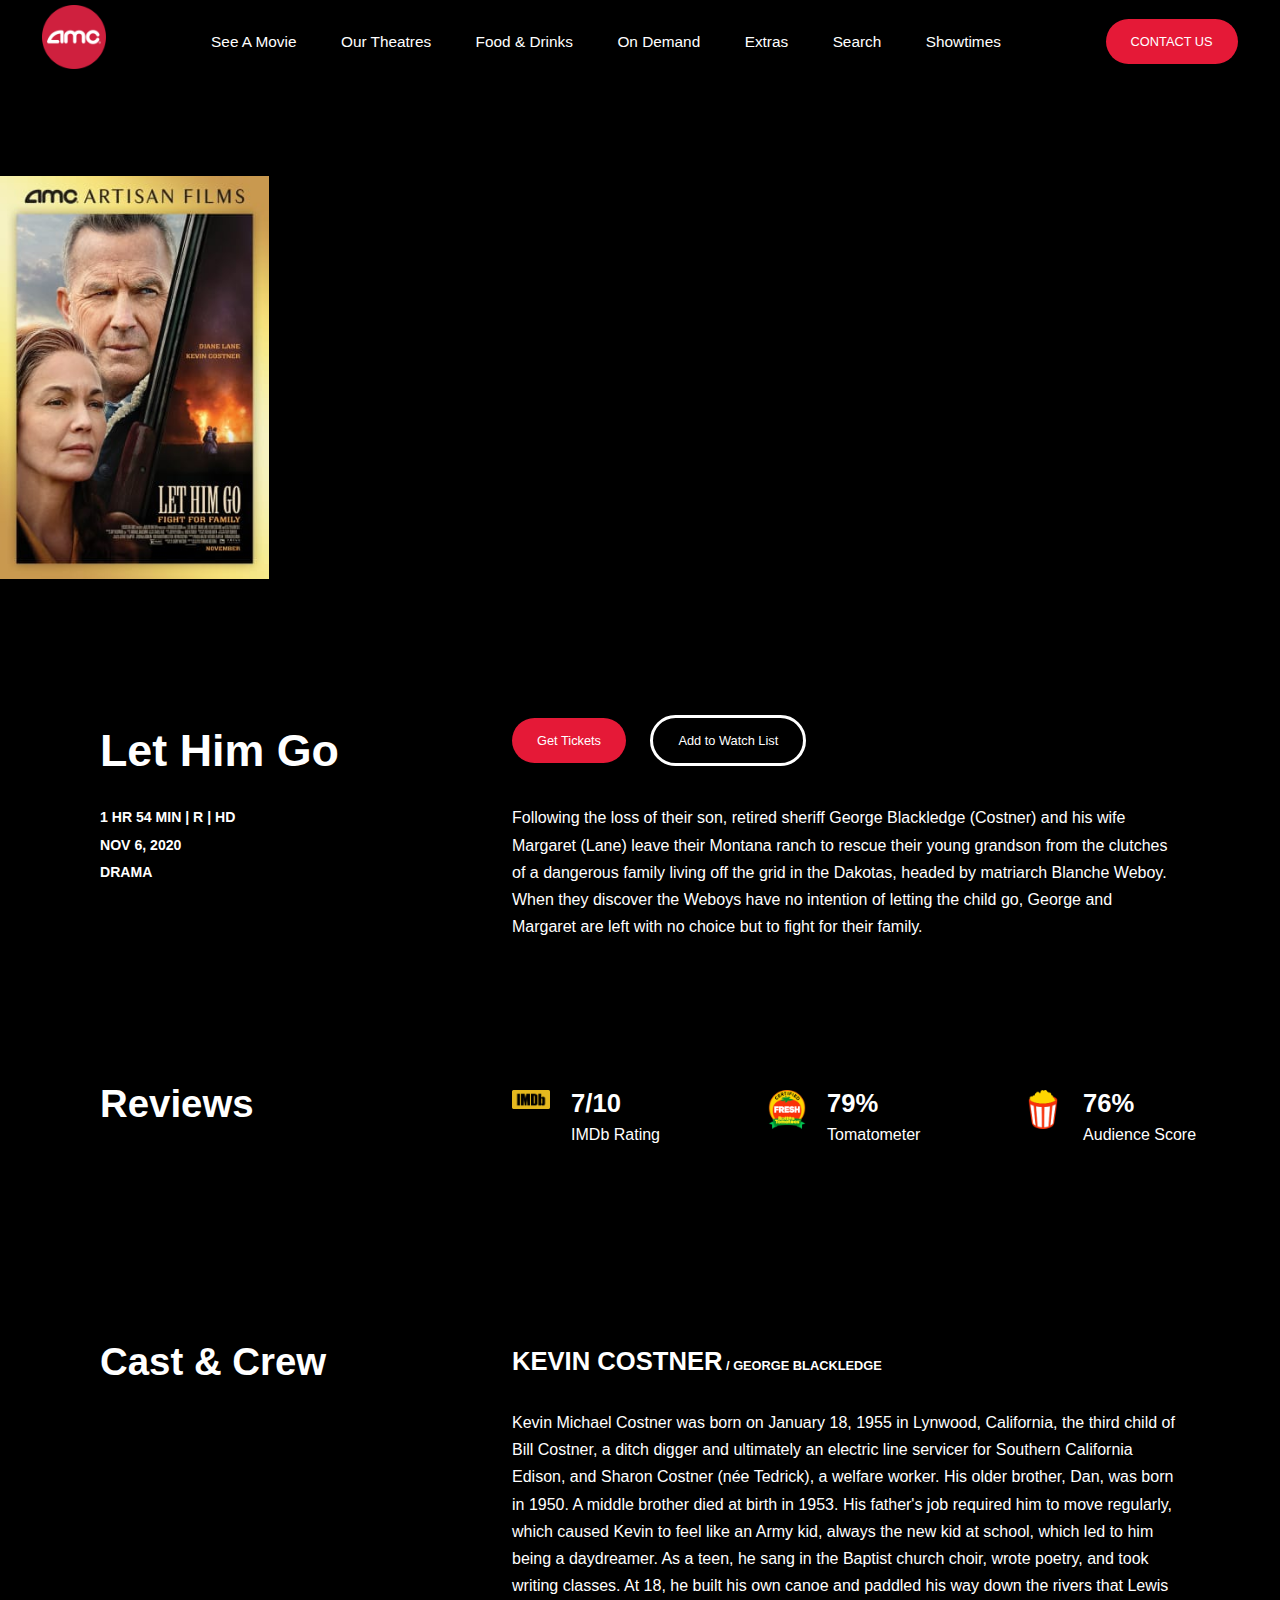
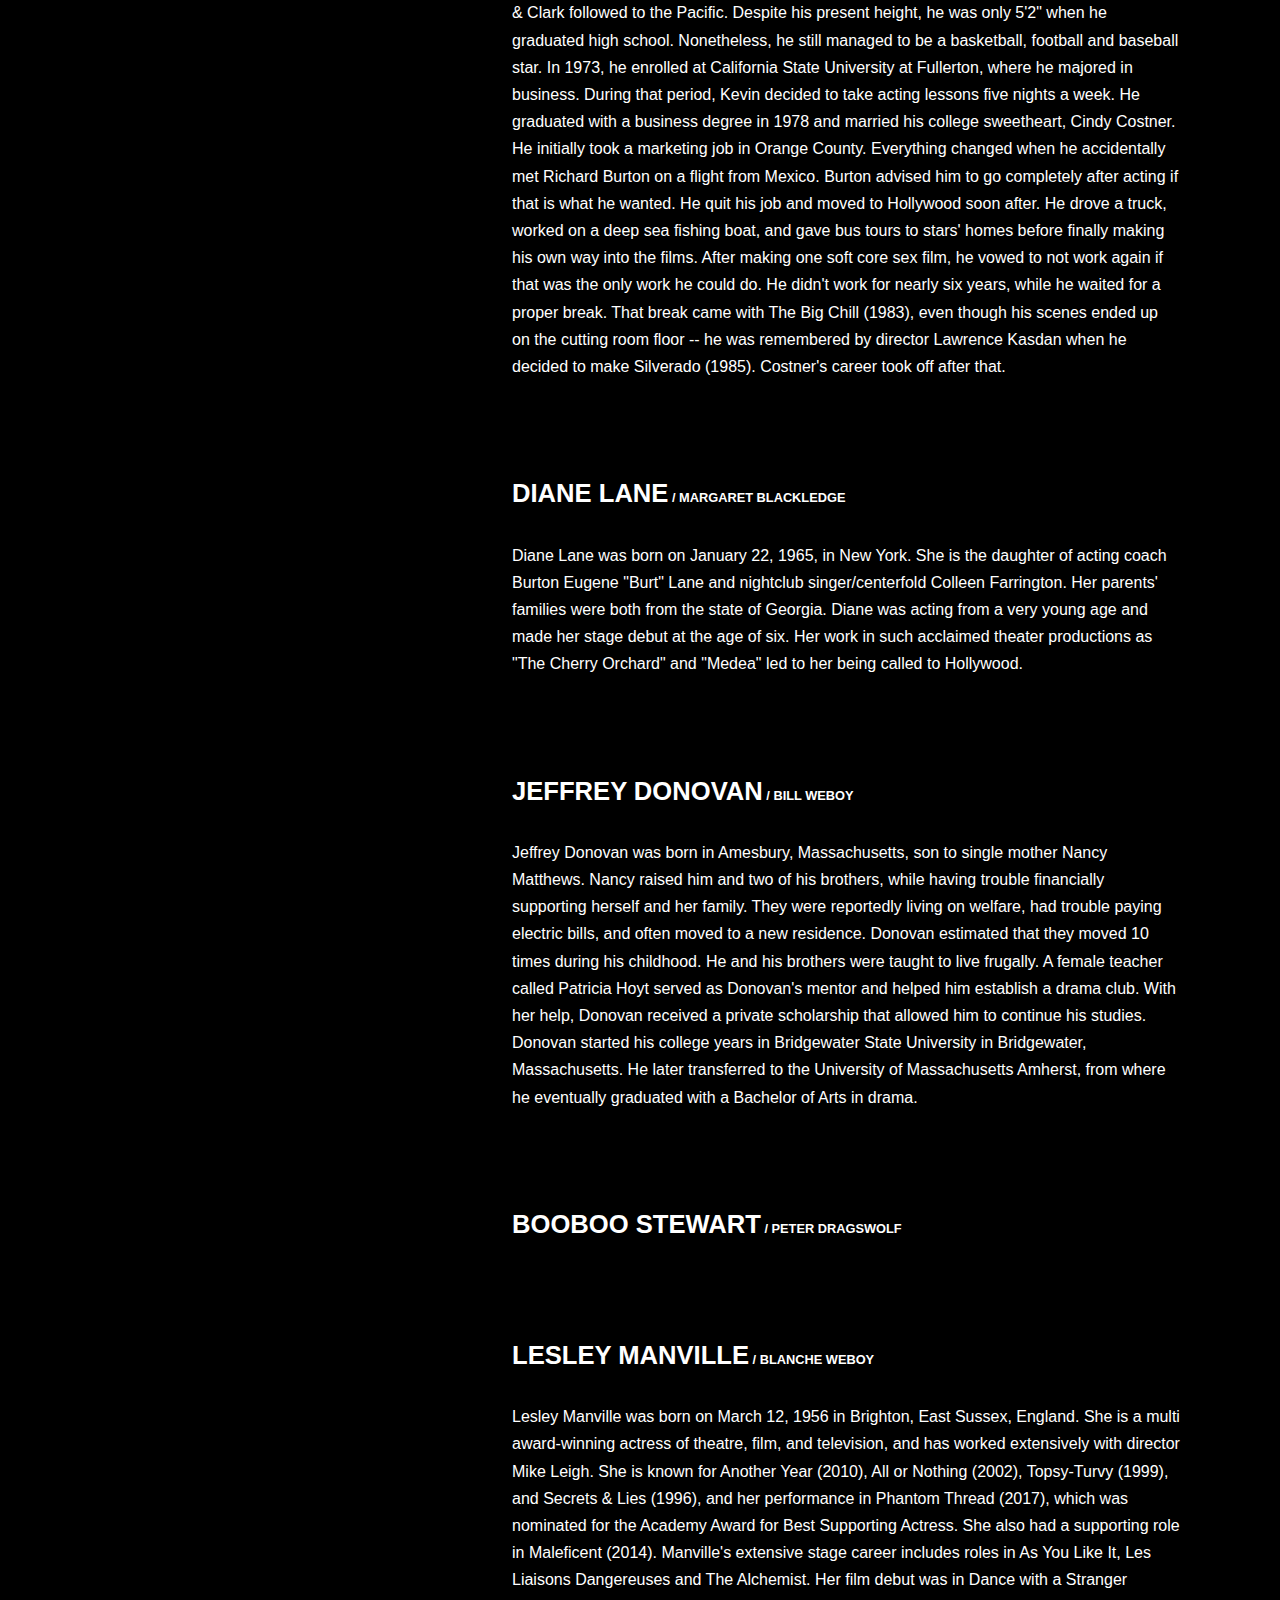
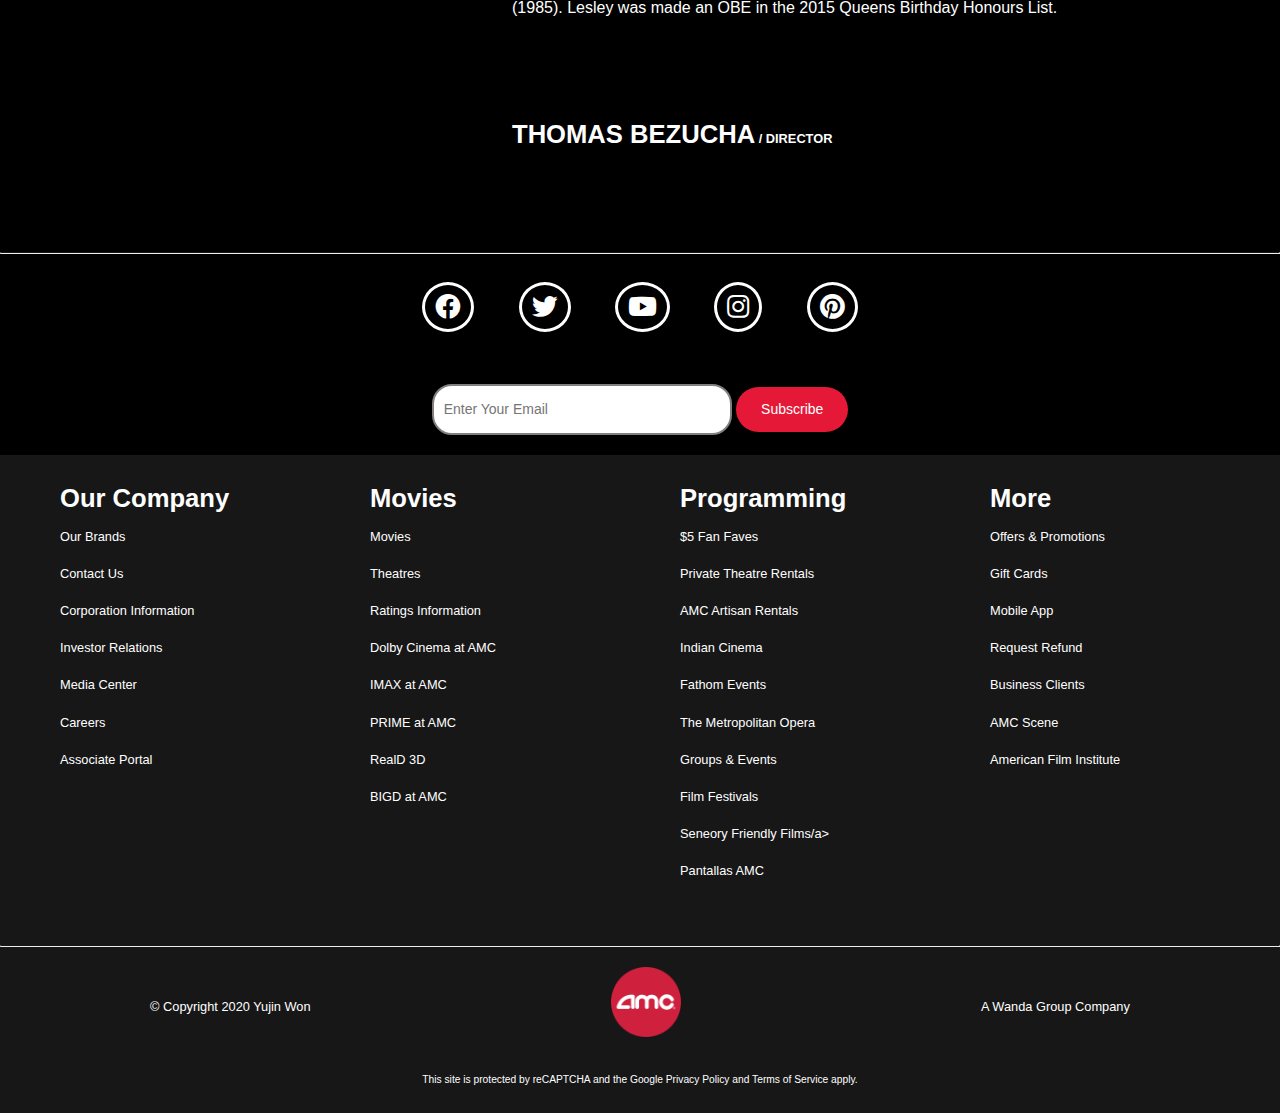
<file: LetHimGo.html>
<!DOCTYPE html>
<html>
    <head>
        <title>Let Him Go | Assignment 2</title>
        <meta charset="UTF-8">
        
        <link rel="stylesheet" href="https://use.fontawesome.com/releases/v5.15.1/css/all.css">
        <link rel="stylesheet" href="css/style3.css">
    </head>

    <body>
        <!--Header Section-->
        <header>
            <a id="logo" href="index.html"><img src="images/logo.png" alt="A picture of logo"></a>
            
            <ul class="nav-links">
                <li><a href="NowPlaying.html">See A Movie</a></li>
                <li><a href="https://www.amctheatres.com/movie-theatres">Our Theatres</a></li>
                <li><a href="https://www.amctheatres.com/food-and-drink">Food & Drinks</a></li>
                <li><a href="https://www.amctheatres.com/on-demand">On Demand</a></li>
                <li><a href="https://www.amctheatres.com/offers">Extras</a></li>
                <li><a href="#">Search</a></li>
                <li><a href="https://www.amctheatres.com/offers/showtimes/all/2020-11-29/amc-empire-25/all">Showtimes</a></li>
            </ul>
            <a href="contact.html"><button>CONTACT US</button></a>
        </header>

        <!--To follow the instruction, I add a bigger poster next on the video-->
        <!--Video Section-->
        <div class="video-space">
            <img id="poster" src="images/poster7.jpg" alt="A picture of a poster1">
            <div class="container">
                <div class="video-container">
                    <iframe width="100%" height="100%" src="https://www.youtube.com/embed/bE8pwEF-3TI?controls=0" frameborder="0" allow="accelerometer; autoplay; clipboard-write; encrypted-media; gyroscope; picture-in-picture" allowfullscreen></iframe>
                </div>
            </div>
        </div>


        <!--Description Section-->
        <div id="title-ticket">
            <h2 class="movie-title">Let Him Go</h2>
            <div>
                <a id="get-tickets" href="#"><button>Get Tickets</button></a>
                <a href="#"><button id="add-watchlist">Add to Watch List</button></a>
            </div>
        </div>
    
        <div class="grid-desc">
            <div class="movie-info">
                <span>1 HR 54 MIN | R | HD</span>
                <span>NOV 6, 2020</span>
                <span>DRAMA</span>
            </div>

            <div class="description">
                <p>
                    Following the loss of their son, retired sheriff George Blackledge (Costner) and his wife Margaret (Lane) leave their Montana ranch to rescue their young grandson from the clutches of a dangerous family living off the grid in the Dakotas, headed by matriarch Blanche Weboy. When they discover the Weboys have no intention of letting the child go, George and Margaret are left with no choice but to fight for their family.
                </p>
            </div>
        </div>
        

        <!--Reviews Section-->
        <div id="grid-reviews">
            <h3 class="movie-contents">Reviews</h3>
            <div class="ratings">
                <div class="ratings-contents">
                    <img src="images/imdb-review.png" alt="A logo of IMDB">
                    <div>
                        <span class="rating-by-people">7/10</span>
                        <span>IMDb Rating</span>
                    </div>
                </div>
                <div class="ratings-contents">
                    <img src="images/certified-fresh-review.png" alt="A logo of certificated fresh">
                    <div>
                        <span class="rating-by-people">79%</span>
                        <span>Tomatometer</span>
                    </div>
                </div>
                <div class="ratings-contents">
                    <img src="images/audience-fresh-review.png" alt="An image of popcorn">
                    <div>
                        <span class="rating-by-people">76%</span>
                        <span>Audience Score</span>
                    </div>
                </div>
            </div>
        </div>
      

        <!--Cast Section--> 
        <div class="grid-cast">
            <h3 class="movie-contents">Cast & Crew</h3>
            <div class="cast-description">
                <div class="main-contents">
                    <div>
                        <span class="name">KEVIN COSTNER</span><span class="role"> / GEORGE BLACKLEDGE</span>
                    </div>
                   
                    <p>
                        Kevin Michael Costner was born on January 18, 1955 in Lynwood, California, the third child of Bill Costner, a ditch digger and ultimately an electric line servicer for Southern California Edison, and Sharon Costner (née Tedrick), a welfare worker. His older brother, Dan, was born in 1950. A middle brother died at birth in 1953. His father's job required him to move regularly, which caused Kevin to feel like an Army kid, always the new kid at school, which led to him being a daydreamer. As a teen, he sang in the Baptist church choir, wrote poetry, and took writing classes. At 18, he built his own canoe and paddled his way down the rivers that Lewis & Clark followed to the Pacific. Despite his present height, he was only 5'2" when he graduated high school. Nonetheless, he still managed to be a basketball, football and baseball star. In 1973, he enrolled at California State University at Fullerton, where he majored in business. During that period, Kevin decided to take acting lessons five nights a week. He graduated with a business degree in 1978 and married his college sweetheart, Cindy Costner. He initially took a marketing job in Orange County. Everything changed when he accidentally met Richard Burton on a flight from Mexico. Burton advised him to go completely after acting if that is what he wanted. He quit his job and moved to Hollywood soon after. He drove a truck, worked on a deep sea fishing boat, and gave bus tours to stars' homes before finally making his own way into the films. After making one soft core sex film, he vowed to not work again if that was the only work he could do. He didn't work for nearly six years, while he waited for a proper break. That break came with The Big Chill (1983), even though his scenes ended up on the cutting room floor -- he was remembered by director Lawrence Kasdan when he decided to make Silverado (1985). Costner's career took off after that.
                    </p>
                    
                </div>
                <div class="main-contents">
                    <div>
                        <span class="name">DIANE LANE</span><span class="role"> / MARGARET BLACKLEDGE</span>
                    </div>

                    <p>
                        Diane Lane was born on January 22, 1965, in New York. She is the daughter of acting coach Burton Eugene "Burt" Lane and nightclub singer/centerfold Colleen Farrington. Her parents' families were both from the state of Georgia. Diane was acting from a very young age and made her stage debut at the age of six. Her work in such acclaimed theater productions as "The Cherry Orchard" and "Medea" led to her being called to Hollywood. 
                    </p>
                   
                </div>
                <div class="main-contents">
                    <div>
                        <span class="name">JEFFREY DONOVAN</span><span class="role"> / BILL WEBOY</span>
                    </div>
        
                    <p>
                        Jeffrey Donovan was born in Amesbury, Massachusetts, son to single mother Nancy Matthews. Nancy raised him and two of his brothers, while having trouble financially supporting herself and her family. They were reportedly living on welfare, had trouble paying electric bills, and often moved to a new residence. Donovan estimated that they moved 10 times during his childhood. He and his brothers were taught to live frugally. A female teacher called Patricia Hoyt served as Donovan's mentor and helped him establish a drama club. With her help, Donovan received a private scholarship that allowed him to continue his studies. Donovan started his college years in Bridgewater State University in Bridgewater, Massachusetts. He later transferred to the University of Massachusetts Amherst, from where he eventually graduated with a Bachelor of Arts in drama.
                    </p>
                  
                </div>
                <div class="main-name">
                    <div>
                        <span class="name">BOOBOO STEWART</span><span class="role"> / PETER DRAGSWOLF</span>             
                    </div>
                </div>
                <div class="main-contents">
                    <div>
                        <span class="name">LESLEY MANVILLE</span><span class="role"> / BLANCHE WEBOY</span>
                    </div>
                    <p>
                        Lesley Manville was born on March 12, 1956 in Brighton, East Sussex, England. She is a multi award-winning actress of theatre, film, and television, and has worked extensively with director Mike Leigh. She is known for Another Year (2010), All or Nothing (2002), Topsy-Turvy (1999), and Secrets & Lies (1996), and her performance in Phantom Thread (2017), which was nominated for the Academy Award for Best Supporting Actress. She also had a supporting role in Maleficent (2014). Manville's extensive stage career includes roles in As You Like It, Les Liaisons Dangereuses and The Alchemist. Her film debut was in Dance with a Stranger (1985). Lesley was made an OBE in the 2015 Queens Birthday Honours List.
                    </p>
                  
                </div>
                <div class="main-name">
                    <div>
                        <span class="name">THOMAS BEZUCHA</span><span class="role"> / DIRECTOR</span>              
                    </div>
                </div>
            </div>
        </div>


        <!--Icons Section-->
        <hr class="line">

        <div id="icon-section">
            <ul>
                <li><a href="https://www.facebook.com/amctheatres"><i class="fab fa-facebook"></i></a></li>
                <li><a href="https://twitter.com/amctheatres"><i class="fab fa-twitter"></i></a></li>
                <li><a href="https://www.youtube.com/user/amctheatres"><i class="fab fa-youtube"></i></a></li>
                <li><a href="https://www.instagram.com/amctheatres/"><i class="fab fa-instagram"></i></a></li>
                <li><a href="https://www.pinterest.ca/amctheatres/"><i class="fab fa-pinterest"></i></a></li>
            </ul>
        </div>

        <!--Email Form to subscribe-->
        <form id="email-form" action="https://formspree.io/f/mvovwowb" method="post">
            <!-- <label for="email">Your Email</label> -->
            <input name="Email" id="email" type="email" placeholder="Enter Your Email">
            <button id="sub-button" type="subscribe">Subscribe</button>
        </form>
        
        
        <!--Footer Section-->
        <section class="grid-footer">
            <div>
                <h2>Our Company</h2>
                <ul class="nav-links">
                    <li><a href="#">Our Brands</a></li>
                    <li><a href="#">Contact Us</a></li>
                    <li><a href="#">Corporation Information</a></li>
                    <li><a href="#">Investor Relations</a></li>
                    <li><a href="#">Media Center</a></li>
                    <li><a href="#">Careers</a></li>
                    <li><a href="#">Associate Portal</a></li>
                </ul>
            </div>
            <div>
                <h2>Movies</h2>
                <ul class="nav-links">
                    <li><a href="#">Movies</a></li>
                    <li><a href="#">Theatres</a></li>
                    <li><a href="#">Ratings Information</a></li>
                    <li><a href="#">Dolby Cinema at AMC</a></li>
                    <li><a href="#">IMAX at AMC</a></li>
                    <li><a href="#">PRIME at AMC</a></li>
                    <li><a href="#">RealD 3D</a></li>
                    <li><a href="#">BIGD at AMC</a></li>
                </ul>
            </div>
            <div>
                <h2>Programming</h2>
                <ul class="nav-links">
                    <li><a href="#">$5 Fan Faves</a></li>
                    <li><a href="#">Private Theatre Rentals</a></li>
                    <li><a href="#">AMC Artisan Rentals</a></li>
                    <li><a href="#">Indian Cinema</a></li>
                    <li><a href="#">Fathom Events</a></li>
                    <li><a href="#">The Metropolitan Opera</a></li>
                    <li><a href="#">Groups & Events</a></li>
                    <li><a href="#">Film Festivals</a></li>
                    <li><a href="#">Seneory Friendly Films/a></li>
                    <li><a href="#">Pantallas AMC</a></li>
                </ul>
            </div>
            <div>
                <h2>More</h2>
                <ul class="nav-links">
                    <li><a href="#">Offers & Promotions</a></li>
                    <li><a href="#">Gift Cards</a></li>
                    <li><a href="#">Mobile App</a></li>
                    <li><a href="#">Request Refund</a></li>
                    <li><a href="#">Business Clients</a></li>
                    <li><a href="#">AMC Scene</a></li>
                    <li><a href="#">American Film Institute</a></li>
                </ul>
            </div>
        </section>

        
        <hr class="line">
     
        <div class="footer-bottom">
            <span id="copyright">
                © Copyright 2020 Yujin Won
            </span>
            <a href="index.html">  <img src="images/logo.png" alt="a picture of logo"></a>
            <a href="#">A Wanda Group Company</a>
        </div>

        <p id="last-sentence">
            This site is protected by reCAPTCHA and the Google Privacy Policy and Terms of Service apply.
        </p>

    </body>
</html>
</file>
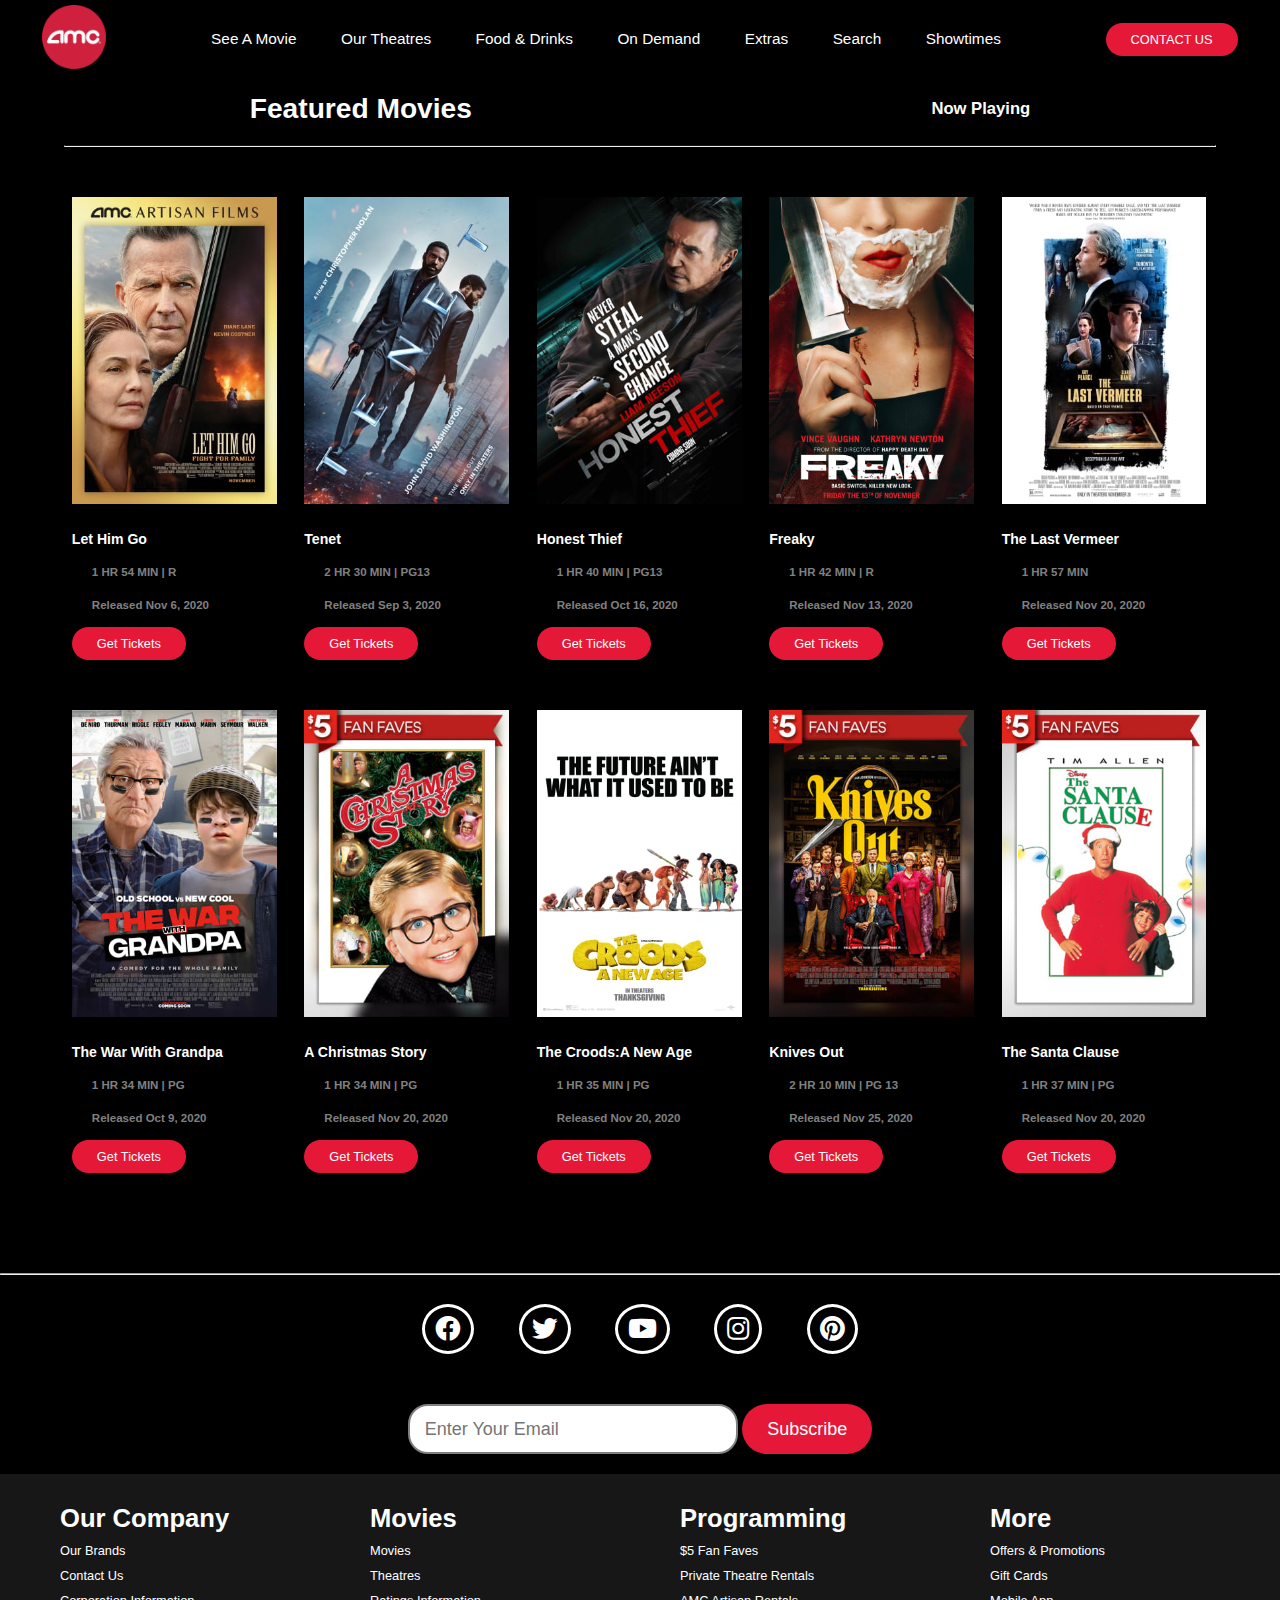
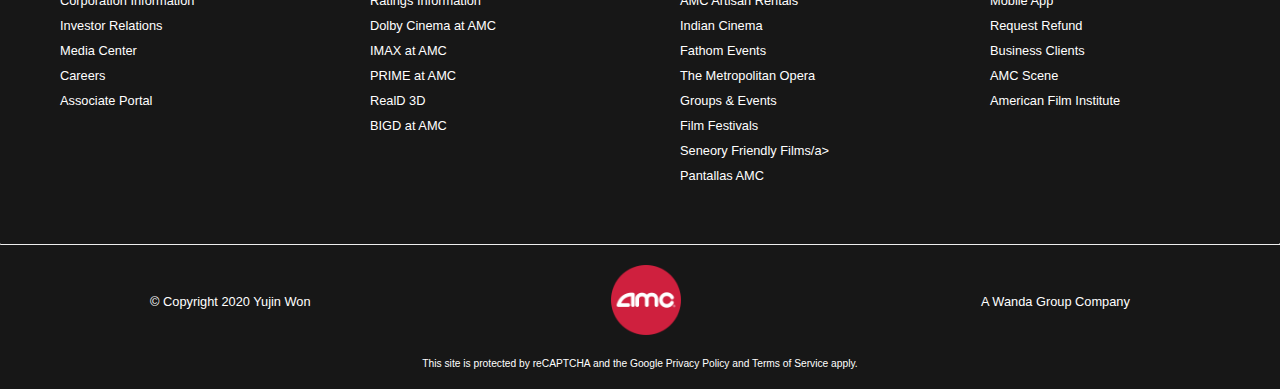
<file: NowPlaying.html>
<!DOCTYPE html>
<html>
    <head>
        <title>Now Playing</title>
        <meta charset="UTF-8">

        <link rel="stylesheet" href="https://use.fontawesome.com/releases/v5.15.1/css/all.css">
        <link rel="stylesheet" href="css/style2.css">
        <link rel="stylesheet" href="css/modal.css">
    </head>

    <body>
        <!--Header Section-->
        <header>
            <a id="logo" href="index.html"><img src="images/logo.png" alt="A picture of logo"></a>
            
            <ul class="nav-links">
                <li><a href="NowPlaying.html">See A Movie</a></li>
                <li><a href="#">Our Theatres</a></li>
                <li><a href="#">Food & Drinks</a></li>
                <li><a href="#">On Demand</a></li>
                <li><a href="#">Extras</a></li>
                <li><a href="#">Search</a></li>
                <li><a href="#">Showtimes</a></li>
            </ul>
            <a href="contact.html"><button>CONTACT US</button></a>
        </header>


        <!--Featured Movies Section-->
        <div id="top-title">
            <span id="featured-movies">Featured Movies</span>
            <span id="now-playing">Now Playing</span>
        </div>
     
        <hr id="top-line">

        <!--Now Playing Section-->
        <div class="movie-lists">
            <div class="movie-contents" id="let-him">
                <img id="poster" src="images/poster7.jpg" alt="A picture of Movie7">

                <p>
                    <span class="movie-title">Let Him Go</span>
                    <span class="movie-info">1 HR 54 MIN | R</span> 
                    <span class="movie-info">Released Nov 6, 2020</span> 
                    <a class="get-tickets" href="#"><button>Get Tickets</button></a>
                </p>
            </div>

            <div class="movie-contents">
                <a href="Tenet.html"><img src="images/poster8.jpg" alt="A picture of Movie8"></a>

                <p>
                    <span class="movie-title">Tenet</span>
                    <span class="movie-info">2 HR 30 MIN | PG13</span> 
                    <span class="movie-info">Released Sep 3, 2020</span> 
                    <a class="get-tickets" href="#"><button>Get Tickets</button></a>
                </p>
            </div>

            <div class="movie-contents">
                <a href="HonestThief.html"><img src="images/poster9.jpg" alt="A picture of Movie9"></a>

                <p>
                    <span class="movie-title">Honest Thief</span>
                    <span class="movie-info">1 HR 40 MIN | PG13</span> 
                    <span class="movie-info">Released Oct 16, 2020</span> 
                    <a class="get-tickets" href="#"><button>Get Tickets</button></a>
                </p>
            </div>

            <div class="movie-contents">
                <a href="Freaky.html"><img src="images/poster4.jpg" alt="A picture of Movie4"></a>
              
                <p>
                    <span class="movie-title">Freaky</span>
                    <span class="movie-info">1 HR 42 MIN | R</span> 
                    <span class="movie-info">Released Nov 13, 2020</span> 
                    <a class="get-tickets" href="#"><button>Get Tickets</button></a>
                </p>
            </div>

            <div class="movie-contents">
                <img src="images/poster5.jpg" alt="A picture of Movie5">

                <p>
                    <span class="movie-title">The Last Vermeer</span>
                    <span class="movie-info">1 HR 57 MIN</span> 
                    <span class="movie-info">Released Nov 20, 2020</span> 
                    <a class="get-tickets" href="#"><button>Get Tickets</button></a>
                </p>
            </div>
        </div>


        <div class="movie-lists">
            <div class="movie-contents">
                <img src="images/poster6.jpg" alt="A picture of Movie6">

                <p>
                    <span class="movie-title">The War With Grandpa</span> 
                    <span class="movie-info">1 HR 34 MIN | PG</span> 
                    <span class="movie-info">Released Oct 9, 2020</span> 
                    <a class="get-tickets" href="#"><button>Get Tickets</button></a>
                </p>
            </div>

            <div class="movie-contents">  
                <img src="images/poster1.jpg" alt="A picture of Movie1">

                <p>
                    <span class="movie-title">A Christmas Story</span>
                    <span class="movie-info">1 HR 34 MIN | PG</span> 
                    <span class="movie-info">Released Nov 20, 2020</span> 
                    <a class="get-tickets" href="#"><button>Get Tickets</button></a>
                </p>
            </div>

            <div class="movie-contents">
                <img src="images/poster2.jpg" alt="A picture of Movie2">

                <p>
                    <span class="movie-title">The Croods:A New Age</span>
                    <span class="movie-info">1 HR 35 MIN | PG</span> 
                    <span class="movie-info">Released Nov 20, 2020</span> 
                    <a class="get-tickets" href="#"><button>Get Tickets</button></a>
                </p>
            </div>

            <div class="movie-contents">
                <img src="images/poster3.jpg" alt="A picture of Movie3">
    
                <p>
                    <span class="movie-title">Knives Out</span>
                    <span class="movie-info">2 HR 10 MIN | PG 13</span> 
                    <span class="movie-info">Released Nov 25, 2020</span> 
                    <a class="get-tickets" href="#"><button>Get Tickets</button></a>
                </p>
            </div>

            <div class="movie-contents">
                <img src="images/poster10.jpg" alt="A picture of Movie10">

                <p>
                    <span class="movie-title">The Santa Clause</span>
                    <span class="movie-info">1 HR 37 MIN | PG</span> 
                    <span class="movie-info">Released Nov 20, 2020</span> 
                    <a class="get-tickets" href="#"><button>Get Tickets</button></a>
                </p>
            </div>
        </div>
    

        <!--Icons Section-->
        <hr id="line-icon">

        <div id="icon-section">
            <ul>
                <li><a href="https://www.facebook.com/amctheatres"><i class="fab fa-facebook"></i></a></li>
                <li><a href="https://twitter.com/amctheatres"><i class="fab fa-twitter"></i></a></li>
                <li><a href="https://www.youtube.com/user/amctheatres"><i class="fab fa-youtube"></i></a></li>
                <li><a href="https://www.instagram.com/amctheatres/"><i class="fab fa-instagram"></i></a></li>
                <li><a href="https://www.pinterest.ca/amctheatres/"><i class="fab fa-pinterest"></i></a></li>
            </ul>
        </div>

        <!--Email Form to subscribe-->
        <form id="email-form" action="https://formspree.io/f/mvovwowb" method="post">
            <!-- <label for="email">Your Email</label> -->
            <input name="Email" id="email" type="email" placeholder="Enter Your Email">
            <button id="sub-button" type="subscribe">Subscribe</button>
        </form>
        

        <!--Footer Section-->
        <section class="grid-footer">
            <div>
                <h2>Our Company</h2>
                <ul class="nav-links">
                    <li><a href="#">Our Brands</a></li>
                    <li><a href="#">Contact Us</a></li>
                    <li><a href="#">Corporation Information</a></li>
                    <li><a href="#">Investor Relations</a></li>
                    <li><a href="#">Media Center</a></li>
                    <li><a href="#">Careers</a></li>
                    <li><a href="#">Associate Portal</a></li>
                </ul>
            </div>
            <div>
                <h2>Movies</h2>
                <ul class="nav-links">
                    <li><a href="#">Movies</a></li>
                    <li><a href="#">Theatres</a></li>
                    <li><a href="#">Ratings Information</a></li>
                    <li><a href="#">Dolby Cinema at AMC</a></li>
                    <li><a href="#">IMAX at AMC</a></li>
                    <li><a href="#">PRIME at AMC</a></li>
                    <li><a href="#">RealD 3D</a></li>
                    <li><a href="#">BIGD at AMC</a></li>
                </ul>
            </div>
            <div>
                <h2>Programming</h2>
                <ul class="nav-links">
                    <li><a href="#">$5 Fan Faves</a></li>
                    <li><a href="#">Private Theatre Rentals</a></li>
                    <li><a href="#">AMC Artisan Rentals</a></li>
                    <li><a href="#">Indian Cinema</a></li>
                    <li><a href="#">Fathom Events</a></li>
                    <li><a href="#">The Metropolitan Opera</a></li>
                    <li><a href="#">Groups & Events</a></li>
                    <li><a href="#">Film Festivals</a></li>
                    <li><a href="#">Seneory Friendly Films/a></li>
                    <li><a href="#">Pantallas AMC</a></li>
                </ul>
            </div>
            <div>
                <h2>More</h2>
                <ul class="nav-links">
                    <li><a href="#">Offers & Promotions</a></li>
                    <li><a href="#">Gift Cards</a></li>
                    <li><a href="#">Mobile App</a></li>
                    <li><a href="#">Request Refund</a></li>
                    <li><a href="#">Business Clients</a></li>
                    <li><a href="#">AMC Scene</a></li>
                    <li><a href="#">American Film Institute</a></li>
                </ul>
            </div>
        </section>


        <hr class="line">
     
        <div class="footer-bottom">
            <span id="copyright">
                © Copyright 2020 Yujin Won
            </span>
            <a href="index.html">  <img src="images/logo.png" alt="a picture of logo"></a>
            <a href="#">A Wanda Group Company</a>
        </div>

        <p id="last-sentence">
            This site is protected by reCAPTCHA and the Google Privacy Policy and Terms of Service apply.
        </p>

        <!--I made this modal function when user clicks the first poster which is 'Let Him Go'. Therefore, when clicking the first poster, the modal pops up.-->
        <!--Modal Part-->
        <div class="modal-bg">
            <div class="modal">                         
                <!--Video Section-->
                <div class="modal-first">
                    <div class="video-space">
                        <img id="poster-modal" src="images/poster7.jpg" alt="A picture of a poster1">
                        <div class="container">
                            <div class="video-container">
                                <iframe width="100%" height="100%" src="https://www.youtube.com/embed/bE8pwEF-3TI?controls=0" frameborder="0" allow="accelerometer; autoplay; clipboard-write; encrypted-media; gyroscope; picture-in-picture" allowfullscreen></iframe>
                            </div>
                        </div>
                    </div>
    
                    <!--Description Section-->
                    <div id="title-ticket">
                        <h2 class="movie-title-modal">Let Him Go</h2>
                        <div class="modal-button">
                            <a id="get-tickets" href="#"><button id="get-tick">Get Tickets</button></a>
                            <a href="#"><button id="add-watchlist">Add to Watch List</button></a>
                        </div>
                    </div>
                </div>
            
                <div class="grid-desc">
                    <div class="movie-info">
                        <span>1 HR 54 MIN | R | HD</span>
                        <span>NOV 6, 2020</span>
                        <span>DRAMA</span>
                    </div>

                    <div class="description">
                        <p>
                            Following the loss of their son, retired sheriff George Blackledge (Costner) and his wife Margaret (Lane) leave their Montana ranch to rescue their young grandson from the clutches of a dangerous family living off the grid in the Dakotas, headed by matriarch Blanche Weboy. When they discover the Weboys have no intention of letting the child go, George and Margaret are left with no choice but to fight for their family.
                        </p>
                    </div>
                </div>

                <div id="grid-reviews">
                    <h3 class="movie-contents">Reviews</h3>
                    <div class="ratings">
                        <div class="ratings-contents">
                            <img src="images/imdb-review.png" alt="A logo of IMDB">
                            <div>
                                <span class="rating-by-people">7/10</span>
                                <span>IMDb Rating</span>
                            </div>
                        </div>
                        <div class="ratings-contents">
                            <img src="images/certified-fresh-review.png" alt="A logo of certificated fresh">
                            <div>
                                <span class="rating-by-people">79%</span>
                                <span>Tomatometer</span>
                            </div>
                        </div>
                        <div class="ratings-contents">
                            <img src="images/audience-fresh-review.png" alt="An image of popcorn">
                            <div>
                                <span class="rating-by-people">76%</span>
                                <span>Audience Score</span>
                            </div>
                        </div>
                    </div>
                </div>
            
           
                <div class="grid-cast">
                    <h3 class="movie-contents">Cast & Crew</h3>
                    <div class="cast-description">
                        <div class="main-contents">
                            <div>
                                <span class="name">KEVIN COSTNER</span><span class="role"> / GEORGE BLACKLEDGE</span>
                            </div>
                            
                            <p>
                                Kevin Michael Costner was born on January 18, 1955 in Lynwood, California, the third child of Bill Costner, a ditch digger and ultimately an electric line servicer for Southern California Edison, and Sharon Costner (née Tedrick), a welfare worker. His older brother, Dan, was born in 1950. A middle brother died at birth in 1953. 
                            </p>
                            
                        </div>
                        <div class="main-contents">
                            <div>
                                <span class="name">DIANE LANE</span><span class="role"> / MARGARET BLACKLEDGE</span>
                            </div>
    
                            <p>
                                Diane Lane was born on January 22, 1965, in New York. She is the daughter of acting coach Burton Eugene "Burt" Lane and nightclub singer/centerfold Colleen Farrington. Her parents' families were both from the state of Georgia. Diane was acting from a very young age and made her stage debut at the age of six. Her work in such acclaimed theater productions as "The Cherry Orchard" and "Medea" led to her being called to Hollywood. 
                            </p>
                            
                        </div>
                        <div class="main-contents">
                            <div>
                                <span class="name">JEFFREY DONOVAN</span><span class="role"> / BILL WEBOY</span>
                            </div>
    
                            <p>
                                Jeffrey Donovan was born in Amesbury, Massachusetts, son to single mother Nancy Matthews. Nancy raised him and two of his brothers, while having trouble financially supporting herself and her family. They were reportedly living on welfare, had trouble paying electric bills, and often moved to a new residence. Donovan estimated that they moved 10 times during his childhood. He and his brothers were taught to live frugally. 
                            </p>
                            
                        </div>
                        <div class="main-name">
                            <div>
                                <span class="name">BOOBOO STEWART</span><span class="role"> / PETER DRAGSWOLF</span>             
                            </div>
                        </div>
                        <div class="main-contents">
                            <div>
                                <span class="name">LESLEY MANVILLE</span><span class="role"> / BLANCHE WEBOY</span>
                            </div>
                            <p>
                                Lesley Manville was born on March 12, 1956 in Brighton, East Sussex, England. She is a multi award-winning actress of theatre, film, and television, and has worked extensively with director Mike Leigh. She is known for Another Year (2010), All or Nothing (2002), Topsy-Turvy (1999), and Secrets & Lies (1996), and her performance in Phantom Thread (2017), which was nominated for the Academy Award for Best Supporting Actress. 
                            </p>
                            
                        </div>
                        <div class="main-name">
                            <div>
                                <span class="name">THOMAS BEZUCHA</span><span class="role"> / DIRECTOR</span>              
                            </div>
                
                        </div>
                    </div>
                </div>
              
                <span class="modal-close">X</span>
            </div>
        </div>

        <script src="JS/modal.js"></script>
    </body>
</html>
</file>
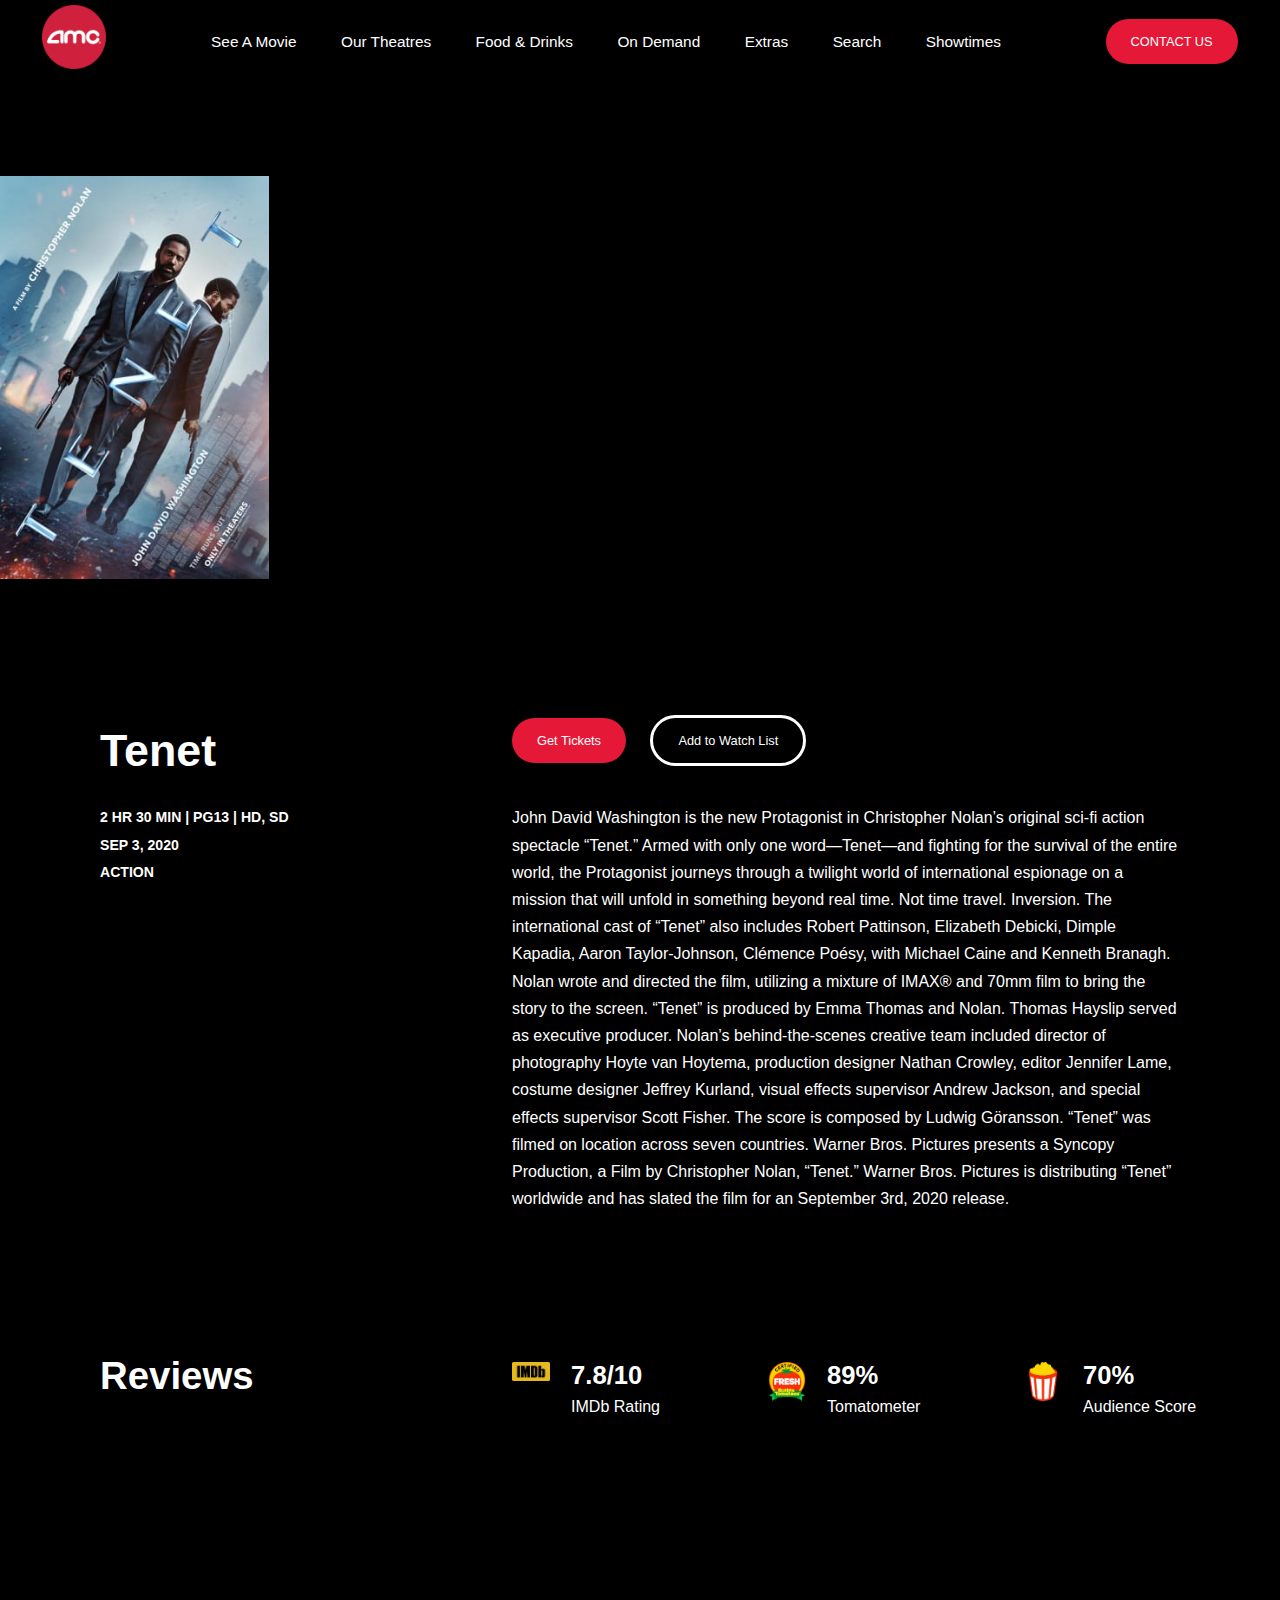
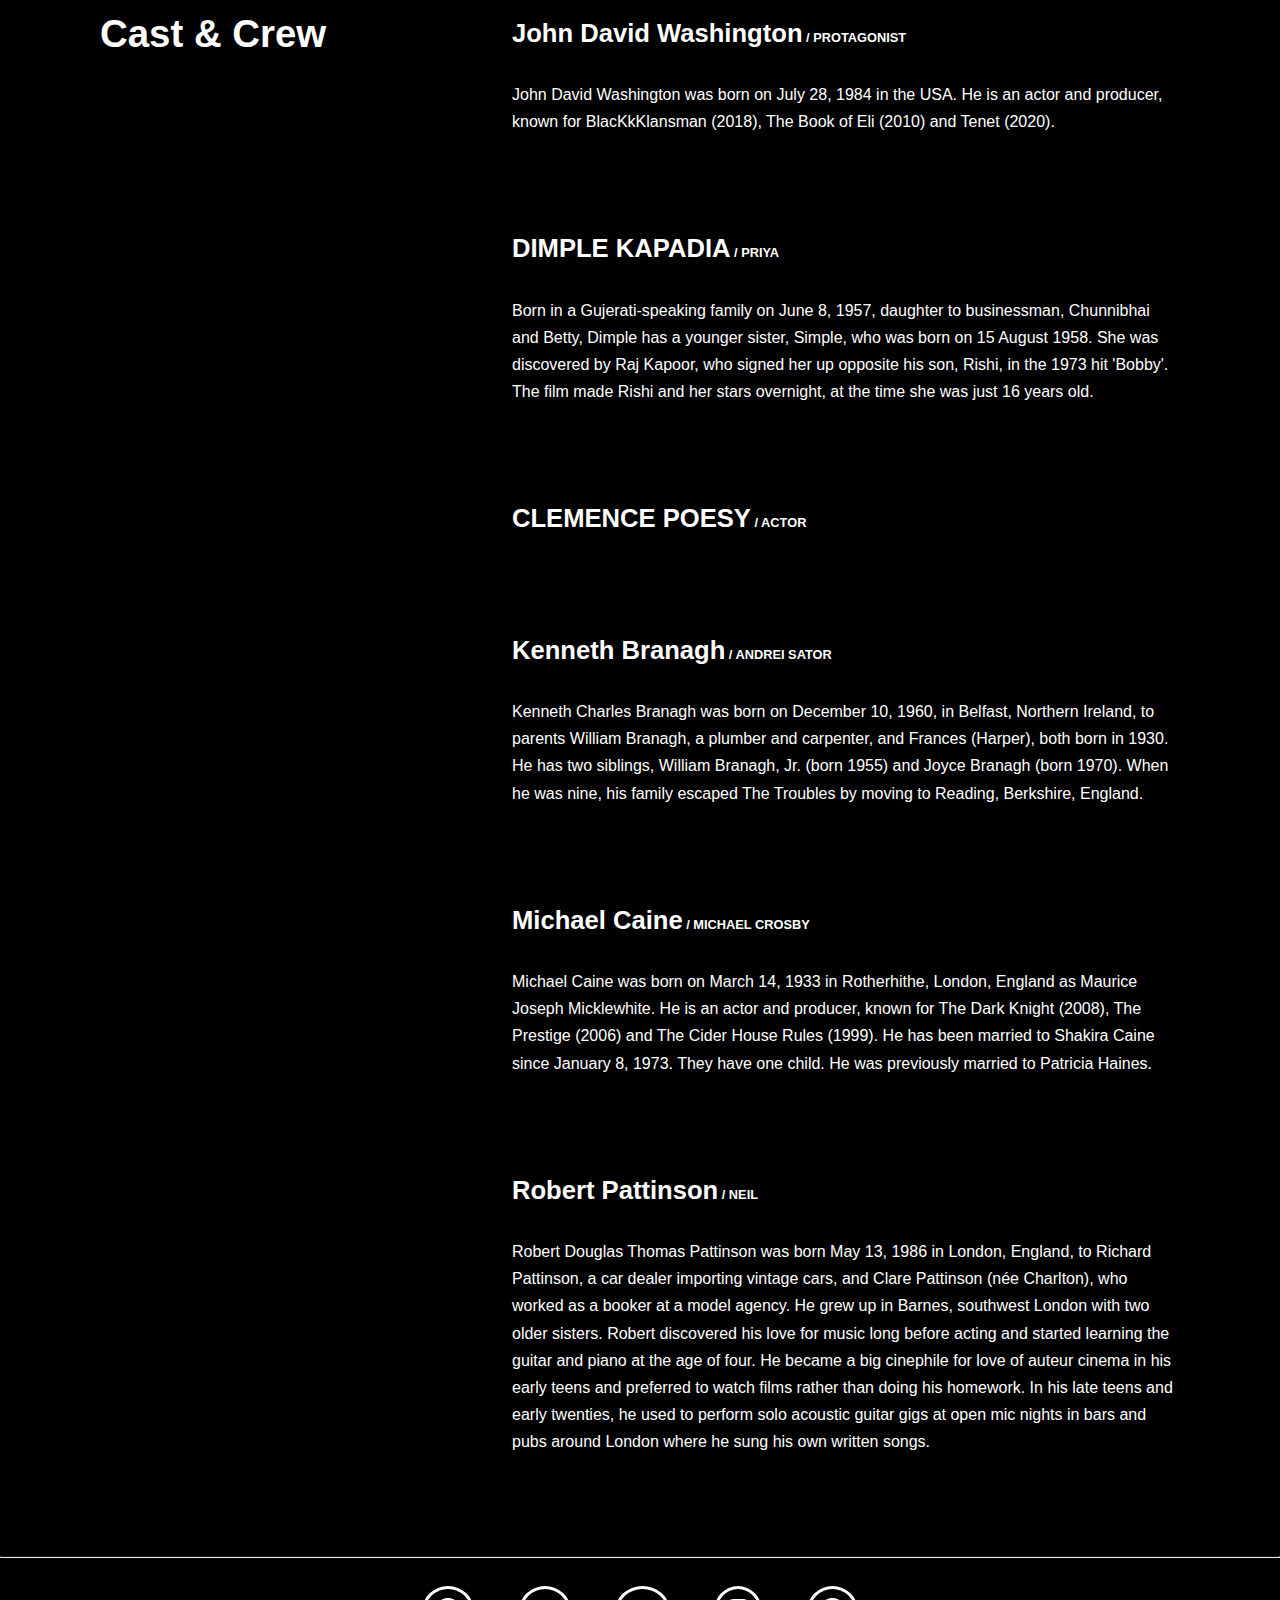
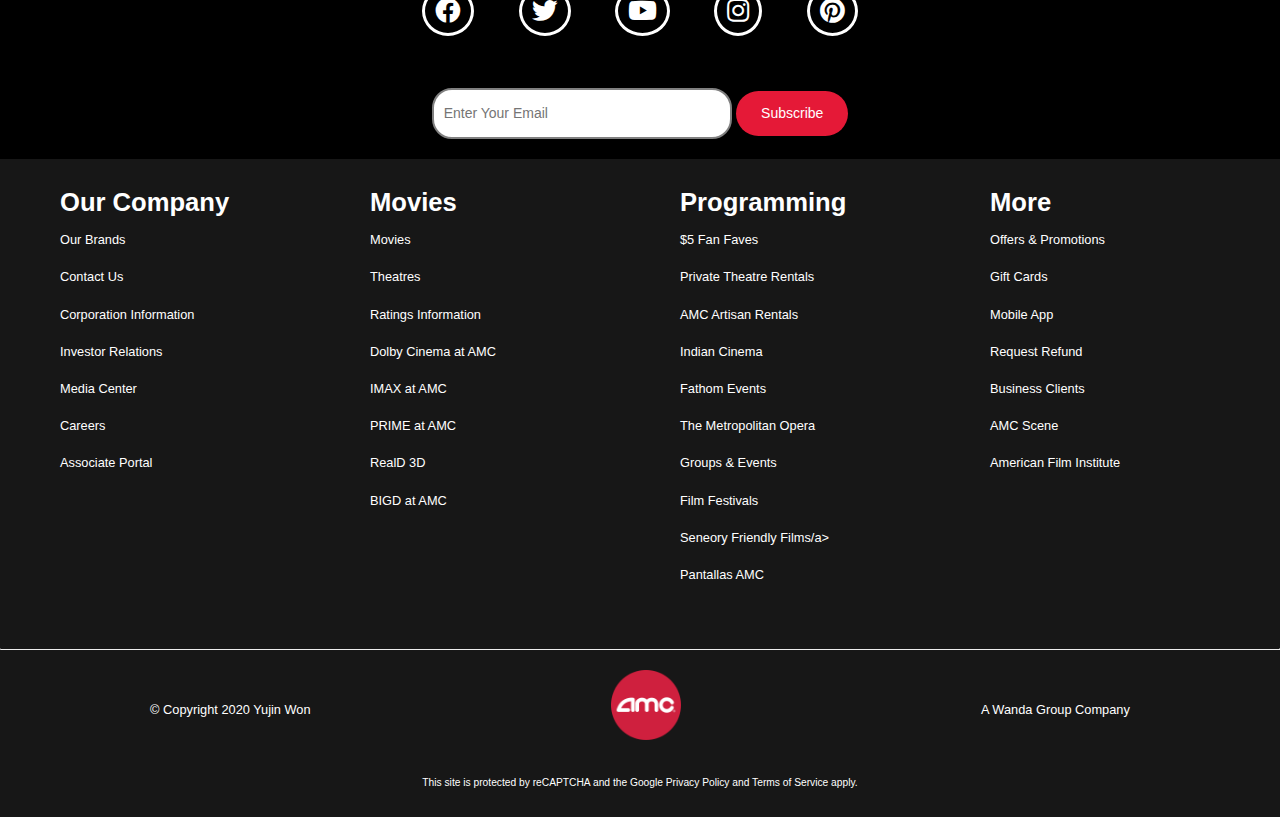
<file: Tenet.html>
<!DOCTYPE html>
<html>
    <head>
        <title>Tenet | Assignment 2</title>
        <meta charset="UTF-8">
        
        <link rel="stylesheet" href="https://use.fontawesome.com/releases/v5.15.1/css/all.css">
        <link rel="stylesheet" href="css/style3.css">
    </head>

    <body>
        <!--Header Section-->
        <header>
            <a id="logo" href="index.html"><img src="images/logo.png" alt="A picture of logo"></a>
            
            <ul class="nav-links">
                <li><a href="NowPlaying.html">See A Movie</a></li>
                <li><a href="https://www.amctheatres.com/movie-theatres">Our Theatres</a></li>
                <li><a href="https://www.amctheatres.com/food-and-drink">Food & Drinks</a></li>
                <li><a href="https://www.amctheatres.com/on-demand">On Demand</a></li>
                <li><a href="https://www.amctheatres.com/offers">Extras</a></li>
                <li><a href="#">Search</a></li>
                <li><a href="https://www.amctheatres.com/offers/showtimes/all/2020-11-29/amc-empire-25/all">Showtimes</a></li>
            </ul>
            <a href="contact.html"><button>CONTACT US</button></a>
        </header>

        <!--To follow the instruction, I add a bigger poster next on the video-->
        <!--Video Section-->
        <div class="video-space">
            <img id="poster" src="images/poster8.jpg" alt="A picture of a poster8">
            <div class="container">
                <div class="video-container">
                    <iframe width="560" height="315" src="https://www.youtube.com/embed/L3pk_TBkihU" frameborder="0" allow="accelerometer; autoplay; clipboard-write; encrypted-media; gyroscope; picture-in-picture" allowfullscreen></iframe>
                </div>
            </div>
        </div>


        <!--Description Section-->
        <div id="title-ticket">
            <h2 class="movie-title">Tenet</h2>
            <div>
                <a id="get-tickets" href="#"><button>Get Tickets</button></a>
                <a href="#"><button id="add-watchlist">Add to Watch List</button></a>
            </div>
        </div>
    
        <div class="grid-desc">
            <div class="movie-info">
                <span>2 HR 30 MIN | PG13 | HD, SD</span>
                <span>SEP 3, 2020</span>
                <span>ACTION</span>
            </div>

            <div class="description">
                <p>
                    John David Washington is the new Protagonist in Christopher Nolan’s original sci-fi action spectacle “Tenet.” Armed with only one word—Tenet—and fighting for the survival of the entire world, the Protagonist journeys through a twilight world of international espionage on a mission that will unfold in something beyond real time. Not time travel. Inversion. The international cast of “Tenet” also includes Robert Pattinson, Elizabeth Debicki, Dimple Kapadia, Aaron Taylor-Johnson, Clémence Poésy, with Michael Caine and Kenneth Branagh. Nolan wrote and directed the film, utilizing a mixture of IMAX® and 70mm film to bring the story to the screen. “Tenet” is produced by Emma Thomas and Nolan. Thomas Hayslip served as executive producer. Nolan’s behind-the-scenes creative team included director of photography Hoyte van Hoytema, production designer Nathan Crowley, editor Jennifer Lame, costume designer Jeffrey Kurland, visual effects supervisor Andrew Jackson, and special effects supervisor Scott Fisher. The score is composed by Ludwig Göransson. “Tenet” was filmed on location across seven countries. Warner Bros. Pictures presents a Syncopy Production, a Film by Christopher Nolan, “Tenet.” Warner Bros. Pictures is distributing “Tenet” worldwide and has slated the film for an September 3rd, 2020 release.
                </p>
            </div>
        </div>
        

        <!--Reviews Section-->
        <div id="grid-reviews">
            <h3 class="movie-contents">Reviews</h3>
            <div class="ratings">
                <div class="ratings-contents">
                    <img src="images/imdb-review.png" alt="A logo of IMDB">
                    <div>
                        <span class="rating-by-people">7.8/10</span>
                        <span>IMDb Rating</span>
                    </div>
                </div>
                <div class="ratings-contents">
                    <img src="images/certified-fresh-review.png" alt="A logo of certificated fresh">
                    <div>
                        <span class="rating-by-people">89%</span>
                        <span>Tomatometer</span>
                    </div>
                </div>
                <div class="ratings-contents">
                    <img src="images/audience-fresh-review.png" alt="An image of popcorn">
                    <div>
                        <span class="rating-by-people">70%</span>
                        <span>Audience Score</span>
                    </div>
                </div>
            </div>
        </div>
      

        <!--Cast Section--> 

        <div class="grid-cast">
            <h3 class="movie-contents">Cast & Crew</h3>
            <div class="cast-description">
                <div class="main-contents">
                    <div>
                        <span class="name">John David Washington</span><span class="role"> / PROTAGONIST</span>
                    </div>
                   
                    <p>
                        John David Washington was born on July 28, 1984 in the USA. He is an actor and producer, known for BlacKkKlansman (2018), The Book of Eli (2010) and Tenet (2020).
                    </p>
                    
                </div>
                <div class="main-contents">
                    <div>
                        <span class="name">DIMPLE KAPADIA</span><span class="role"> / PRIYA</span>
                    </div>

                    <p>
                        Born in a Gujerati-speaking family on June 8, 1957, daughter to businessman, Chunnibhai and Betty, Dimple has a younger sister, Simple, who was born on 15 August 1958. She was discovered by Raj Kapoor, who signed her up opposite his son, Rishi, in the 1973 hit 'Bobby'. The film made Rishi and her stars overnight, at the time she was just 16 years old.
                    </p>
                   
                </div>
                <div class="main-name">
                    <div>
                        <span class="name">CLEMENCE POESY</span><span class="role"> / ACTOR</span>             
                    </div>
                </div>
                <div class="main-contents">
                    <div>
                        <span class="name">Kenneth Branagh</span><span class="role"> / ANDREI SATOR</span>
                    </div>
        
                    <p>
                        Kenneth Charles Branagh was born on December 10, 1960, in Belfast, Northern Ireland, to parents William Branagh, a plumber and carpenter, and Frances (Harper), both born in 1930. He has two siblings, William Branagh, Jr. (born 1955) and Joyce Branagh (born 1970). When he was nine, his family escaped The Troubles by moving to Reading, Berkshire, England. 
                    </p>
                  
                </div>
                <div class="main-contents">
                    <div>
                        <span class="name">Michael Caine</span><span class="role"> / MICHAEL CROSBY</span>
                    </div>
                    <p>
                        Michael Caine was born on March 14, 1933 in Rotherhithe, London, England as Maurice Joseph Micklewhite. He is an actor and producer, known for The Dark Knight (2008), The Prestige (2006) and The Cider House Rules (1999). He has been married to Shakira Caine since January 8, 1973. They have one child. He was previously married to Patricia Haines.
                    </p>
                  
                </div>
                <div class="main-contents">
                    <div>
                        <span class="name">Robert Pattinson</span><span class="role"> / NEIL</span>              
                    </div>
                    <p>
                        Robert Douglas Thomas Pattinson was born May 13, 1986 in London, England, to Richard Pattinson, a car dealer importing vintage cars, and Clare Pattinson (née Charlton), who worked as a booker at a model agency. He grew up in Barnes, southwest London with two older sisters. Robert discovered his love for music long before acting and started learning the guitar and piano at the age of four. He became a big cinephile for love of auteur cinema in his early teens and preferred to watch films rather than doing his homework. In his late teens and early twenties, he used to perform solo acoustic guitar gigs at open mic nights in bars and pubs around London where he sung his own written songs. 
                    </p>
                    
                </div>
            </div>
        </div>


        <!--Icons Section-->
        <hr class="line">

        <div id="icon-section">
            <ul>
                <li><a href="https://www.facebook.com/amctheatres"><i class="fab fa-facebook"></i></a></li>
                <li><a href="https://twitter.com/amctheatres"><i class="fab fa-twitter"></i></a></li>
                <li><a href="https://www.youtube.com/user/amctheatres"><i class="fab fa-youtube"></i></a></li>
                <li><a href="https://www.instagram.com/amctheatres/"><i class="fab fa-instagram"></i></a></li>
                <li><a href="https://www.pinterest.ca/amctheatres/"><i class="fab fa-pinterest"></i></a></li>
            </ul>
        </div>
        
        <!--Email Form to subscribe-->
        <form id="email-form" action="https://formspree.io/f/mvovwowb" method="post">
            <!-- <label for="email">Your Email</label> -->
            <input name="Email" id="email" type="email" placeholder="Enter Your Email">
            <button id="sub-button" type="subscribe">Subscribe</button>
        </form>

        <!--Footer Section-->
        <section class="grid-footer">
            <div>
                <h2>Our Company</h2>
                <ul class="nav-links">
                    <li><a href="#">Our Brands</a></li>
                    <li><a href="#">Contact Us</a></li>
                    <li><a href="#">Corporation Information</a></li>
                    <li><a href="#">Investor Relations</a></li>
                    <li><a href="#">Media Center</a></li>
                    <li><a href="#">Careers</a></li>
                    <li><a href="#">Associate Portal</a></li>
                </ul>
            </div>
            <div>
                <h2>Movies</h2>
                <ul class="nav-links">
                    <li><a href="#">Movies</a></li>
                    <li><a href="#">Theatres</a></li>
                    <li><a href="#">Ratings Information</a></li>
                    <li><a href="#">Dolby Cinema at AMC</a></li>
                    <li><a href="#">IMAX at AMC</a></li>
                    <li><a href="#">PRIME at AMC</a></li>
                    <li><a href="#">RealD 3D</a></li>
                    <li><a href="#">BIGD at AMC</a></li>
                </ul>
            </div>
            <div>
                <h2>Programming</h2>
                <ul class="nav-links">
                    <li><a href="#">$5 Fan Faves</a></li>
                    <li><a href="#">Private Theatre Rentals</a></li>
                    <li><a href="#">AMC Artisan Rentals</a></li>
                    <li><a href="#">Indian Cinema</a></li>
                    <li><a href="#">Fathom Events</a></li>
                    <li><a href="#">The Metropolitan Opera</a></li>
                    <li><a href="#">Groups & Events</a></li>
                    <li><a href="#">Film Festivals</a></li>
                    <li><a href="#">Seneory Friendly Films/a></li>
                    <li><a href="#">Pantallas AMC</a></li>
                </ul>
            </div>
            <div>
                <h2>More</h2>
                <ul class="nav-links">
                    <li><a href="#">Offers & Promotions</a></li>
                    <li><a href="#">Gift Cards</a></li>
                    <li><a href="#">Mobile App</a></li>
                    <li><a href="#">Request Refund</a></li>
                    <li><a href="#">Business Clients</a></li>
                    <li><a href="#">AMC Scene</a></li>
                    <li><a href="#">American Film Institute</a></li>
                </ul>
            </div>
        </section>

        
        <hr class="line">
     
        <div class="footer-bottom">
            <span id="copyright">
                © Copyright 2020 Yujin Won
            </span>
            <a href="index.html">  <img src="images/logo.png" alt="a picture of logo"></a>
            <a href="#">A Wanda Group Company</a>
        </div>

        <p id="last-sentence">
            This site is protected by reCAPTCHA and the Google Privacy Policy and Terms of Service apply.
        </p>
    
    </body>
</html>
</file>
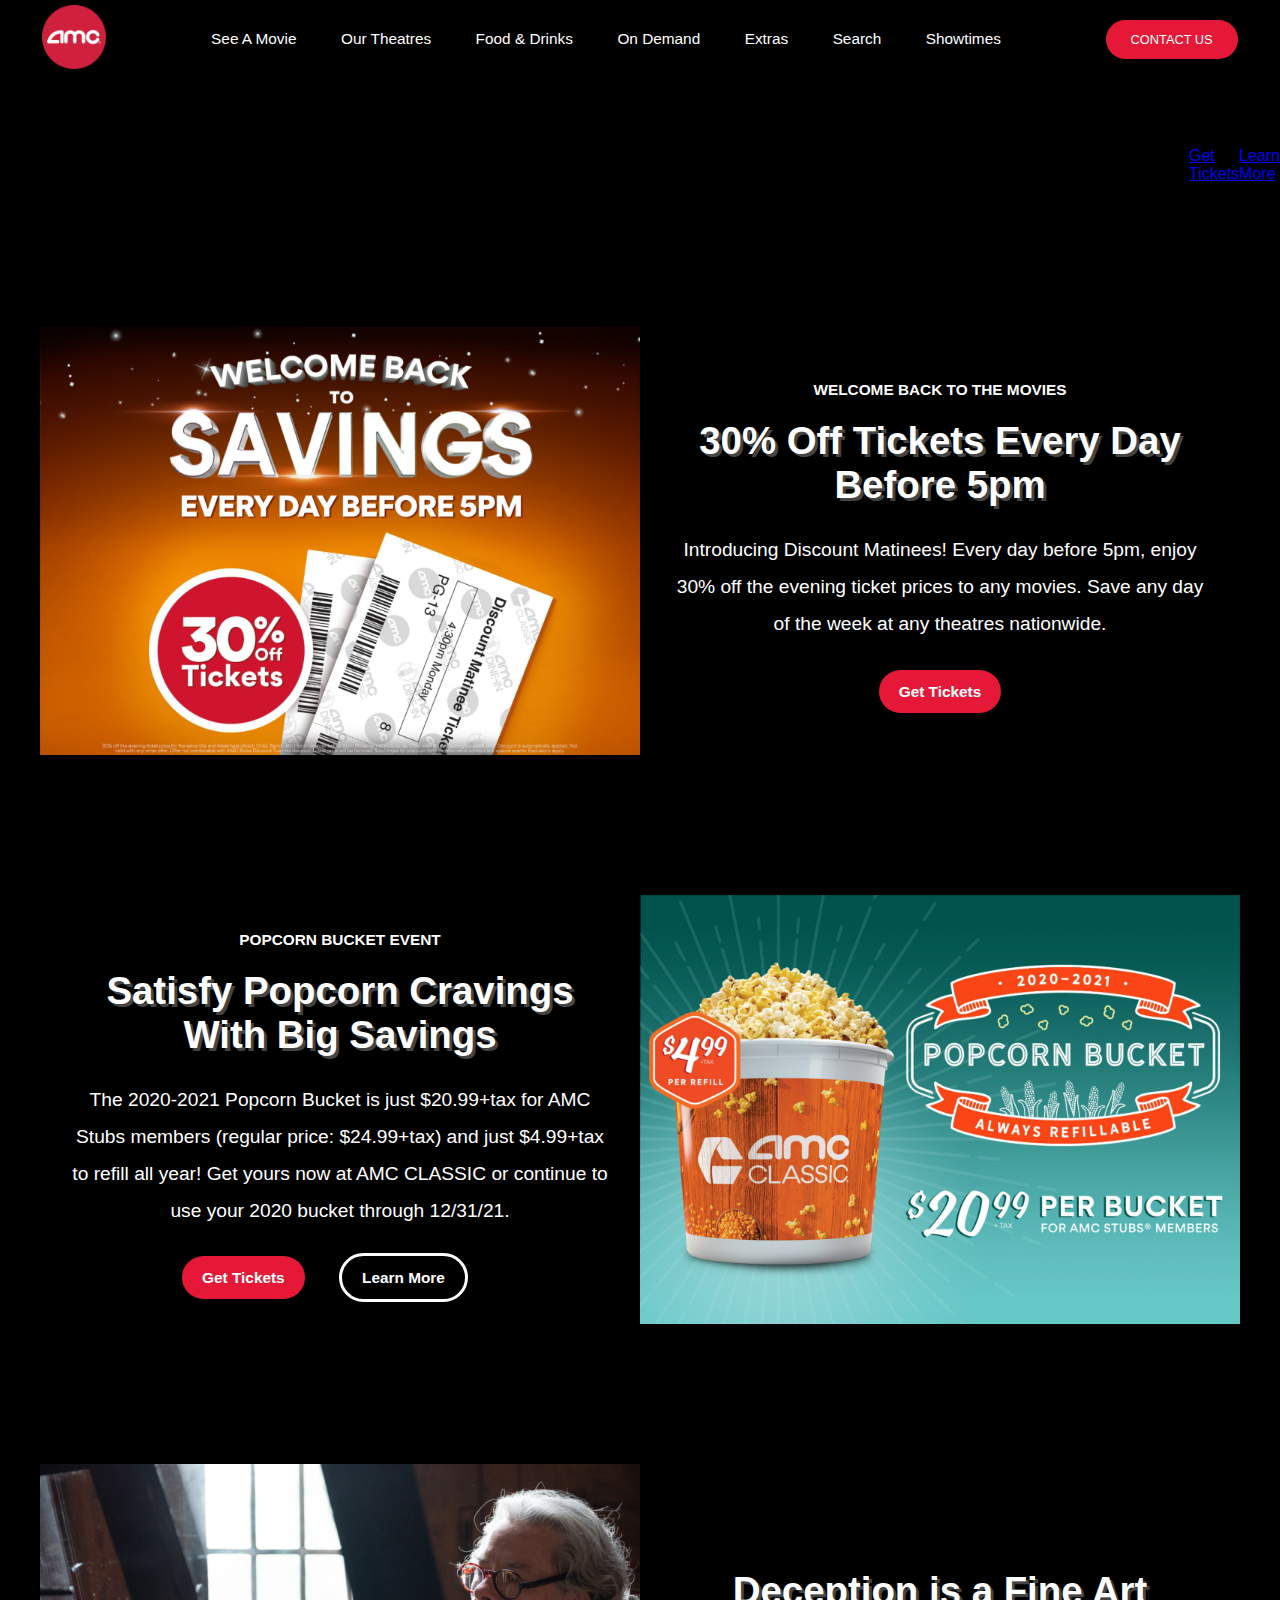
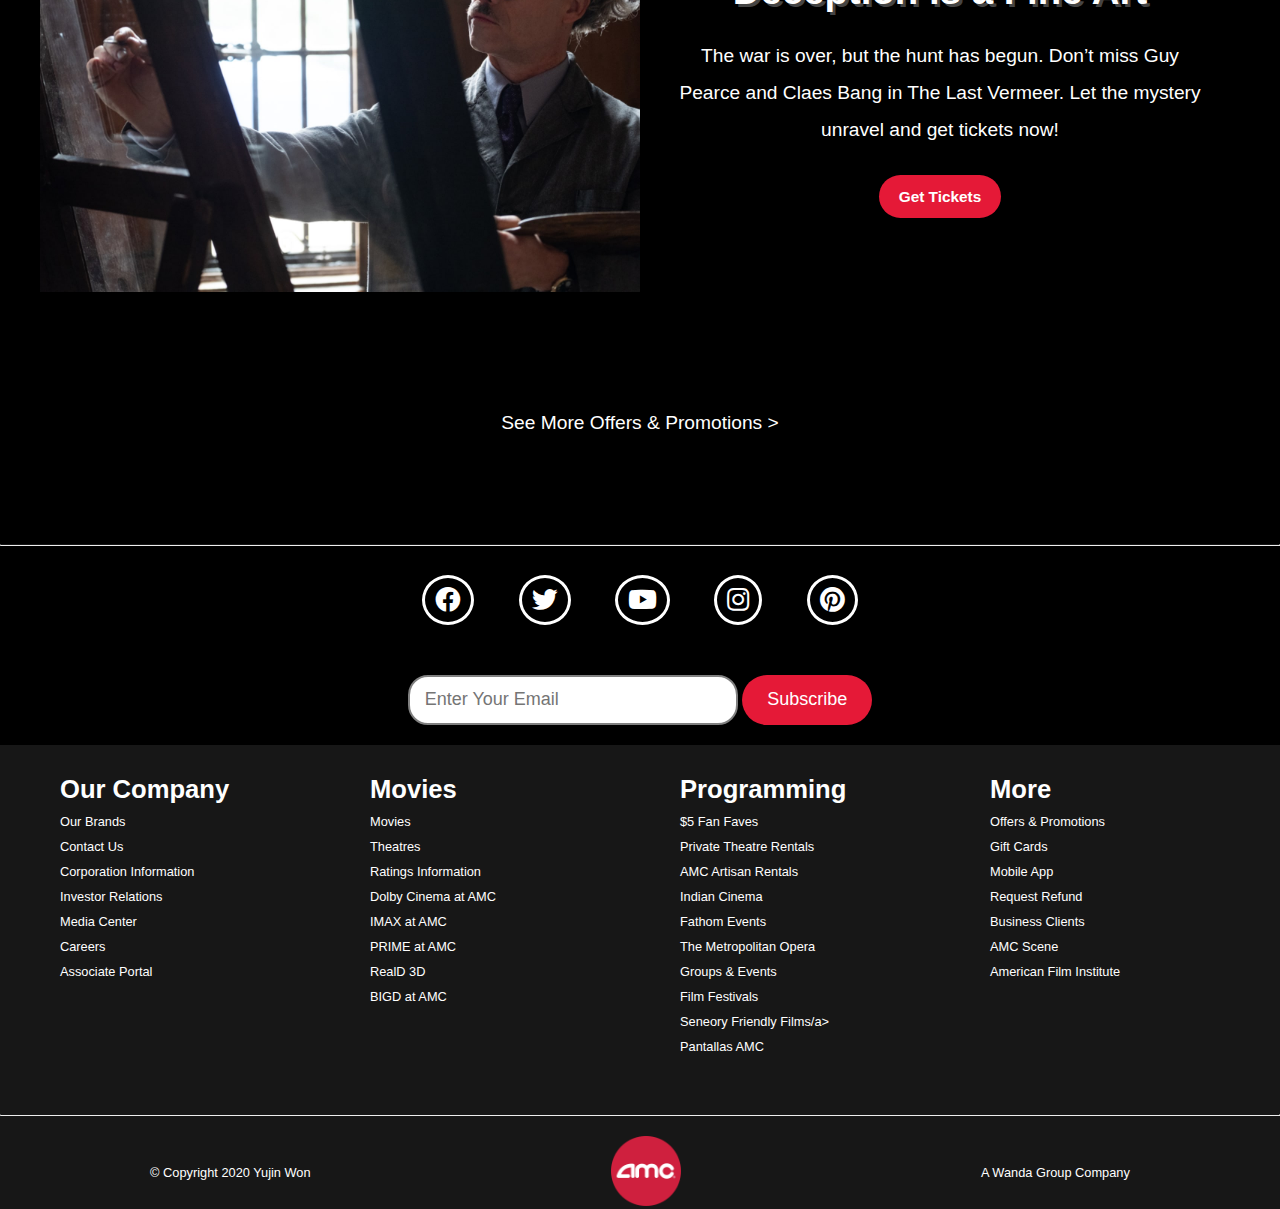
<file: html/Home.html>
<!DOCTYPE html>
<html>
    <head>
        <title>Movie | Assignment 2</title>
        <meta charset="UTF-8">

        <link rel="stylesheet" href="https://use.fontawesome.com/releases/v5.15.1/css/all.css">
        <link rel="stylesheet" href="../css/style.css">
    </head>

    <body>
        <!--Header Section-->
        <header>
            <a id="logo" href="home.html"><img src="../images/logo.png" alt="A picture of logo"></a>
            
            <ul class="nav-links">
                <li><a href="NowPlaying.html">See A Movie</a></li>
                <li><a href="https://www.amctheatres.com/movie-theatres">Our Theatres</a></li>
                <li><a href="https://www.amctheatres.com/food-and-drink">Food & Drinks</a></li>
                <li><a href="https://www.amctheatres.com/on-demand">On Demand</a></li>
                <li><a href="https://www.amctheatres.com/offers">Extras</a></li>
                <li><a href="#">Search</a></li>
                <li><a href="https://www.amctheatres.com/offers/showtimes/all/2020-11-29/amc-empire-25/all">Showtimes</a></li>
            </ul>

            <!--I tried to make this button on header section because I think it is necessary for customers to easily click if they want to contact to the movie theatre. Therefore, I tried to modify the header and navigation seaction to make my website look more simple to use.-->
            <a href="contact.html"><button>CONTACT US</button></a>
        </header>

        <!--Hero Section-->
        <div class="banner">
            <div class="container">
                <div class="banner-content">
                    <h2><span class="color-change">Welcome</span> Back to the Movies</h2>

                    <p>
                        Most theatres are now open or will reopen soon! As we welcome you back and celebrate 100 years of movies at AMC, out top priority is your health and safety. We hope you enjoy your life with movies that can make you happy. Select any movie that you want to enjoy and watch it at AMC where you can make your dream come true!
                    </p>
    
                    <a href="https://www.amctheatres.com/showtimes/all/2020-11-29/amc-empire-25/all?rel=safe-and-clean_reopening_hp_hero">Get Tickets</a>
                    <a href="https://www.amctheatres.com/amc-safe-and-clean?rel=safe-and-clean_reopening_hp_hero">Learn More</a>
                </div>
            </div>
        </div>
     

        <!--Information Section-->

        <section id="info-section">
            <img src="../images/info-img1.jpg" alt="a picture of event1">
            <div class="info-content">
                <span class="title-event">WELCOME BACK TO THE MOVIES</span>

                <h2>30% Off Tickets Every Day Before 5pm</h2>

                <p>
                   Introducing Discount Matinees! Every day before 5pm, enjoy 30% off the evening ticket prices to any movies. Save any day of the week at any theatres nationwide.
                </p>
    
                <a href="NowPlaying.html">Get Tickets</a>
            </div>
        </section>

        <section id="info-section">
            <div class="info-content">
                <span class="title-event">POPCORN BUCKET EVENT</span>

                <h2>Satisfy Popcorn Cravings With Big Savings</h2>

                <p>
                    The 2020-2021 Popcorn Bucket is just $20.99+tax for AMC Stubs members (regular price: $24.99+tax) and just $4.99+tax to refill all year! Get yours now at AMC CLASSIC or continue to use your 2020 bucket through 12/31/21.
                </p>
    
                <a href="#">Get Tickets</a>
                <a id ="learn-more" href="#">Learn More</a>
            </div>
            <img src="../images/info-img2.jpg" alt="a picture of event2">
        </section>

        <section id="info-section">
            <img src="../images/info-img3.jpg" alt="a picture of event3">
            <div class="info-content">

                <h2>Deception is a Fine Art</h2>

                <p>
                    The war is over, but the hunt has begun. Don’t miss Guy Pearce and Claes Bang in The Last Vermeer. Let the mystery unravel and get tickets now!
                </p>
    
                <a href="#">Get Tickets</a>
            </div>
        </section>

        <div id="see-more-info">
            <a href="https://www.amctheatres.com/offers">See More Offers & Promotions ></a>
        </div>


        <!--Icons Section-->
        <hr class="line">

        <div id="icon-section">
            <ul>
                <li><a href="https://www.facebook.com/amctheatres"><i class="fab fa-facebook"></i></a></li>
                <li><a href="https://twitter.com/amctheatres"><i class="fab fa-twitter"></i></a></li>
                <li><a href="https://www.youtube.com/user/amctheatres"><i class="fab fa-youtube"></i></a></li>
                <li><a href="https://www.instagram.com/amctheatres/"><i class="fab fa-instagram"></i></a></li>
                <li><a href="https://www.pinterest.ca/amctheatres/"><i class="fab fa-pinterest"></i></a></li>
            </ul>
        </div>

        <!--Email Form to subscribe-->
        <form id="email-form" action="https://formspree.io/f/mvovwowb" method="post">
            <!-- <label for="email">Your Email</label> -->
            <input name="Email" id="email" type="email" placeholder="Enter Your Email">
            <button id="sub-button" type="subscribe">Subscribe</button>
        </form>
  
        <!--Footer Section-->
        <section class="grid-footer">
            <div>
                <h2>Our Company</h2>
                <ul class="nav-links">
                    <li><a href="#">Our Brands</a></li>
                    <li><a href="#">Contact Us</a></li>
                    <li><a href="#">Corporation Information</a></li>
                    <li><a href="#">Investor Relations</a></li>
                    <li><a href="#">Media Center</a></li>
                    <li><a href="#">Careers</a></li>
                    <li><a href="#">Associate Portal</a></li>
                </ul>
            </div>
            <div>
                <h2>Movies</h2>
                <ul class="nav-links">
                    <li><a href="#">Movies</a></li>
                    <li><a href="#">Theatres</a></li>
                    <li><a href="#">Ratings Information</a></li>
                    <li><a href="#">Dolby Cinema at AMC</a></li>
                    <li><a href="#">IMAX at AMC</a></li>
                    <li><a href="#">PRIME at AMC</a></li>
                    <li><a href="#">RealD 3D</a></li>
                    <li><a href="#">BIGD at AMC</a></li>
                </ul>
            </div>
            <div>
                <h2>Programming</h2>
                <ul class="nav-links">
                    <li><a href="#">$5 Fan Faves</a></li>
                    <li><a href="#">Private Theatre Rentals</a></li>
                    <li><a href="#">AMC Artisan Rentals</a></li>
                    <li><a href="#">Indian Cinema</a></li>
                    <li><a href="#">Fathom Events</a></li>
                    <li><a href="#">The Metropolitan Opera</a></li>
                    <li><a href="#">Groups & Events</a></li>
                    <li><a href="#">Film Festivals</a></li>
                    <li><a href="#">Seneory Friendly Films/a></li>
                    <li><a href="#">Pantallas AMC</a></li>
                </ul>
            </div>
            <div>
                <h2>More</h2>
                <ul class="nav-links">
                    <li><a href="#">Offers & Promotions</a></li>
                    <li><a href="#">Gift Cards</a></li>
                    <li><a href="#">Mobile App</a></li>
                    <li><a href="#">Request Refund</a></li>
                    <li><a href="#">Business Clients</a></li>
                    <li><a href="#">AMC Scene</a></li>
                    <li><a href="#">American Film Institute</a></li>
                </ul>
            </div>

        </section>
        
        <hr class="line">
     
        <div class="footer-bottom">
            <span id="copyright">
                © Copyright 2020 Yujin Won
            </span>
            <a href="Home.html">  <img src="../images/logo.png" alt="a picture of logo"></a>
            <a href="#">A Wanda Group Company</a>
        </div>

    </body>
</html>
</file>
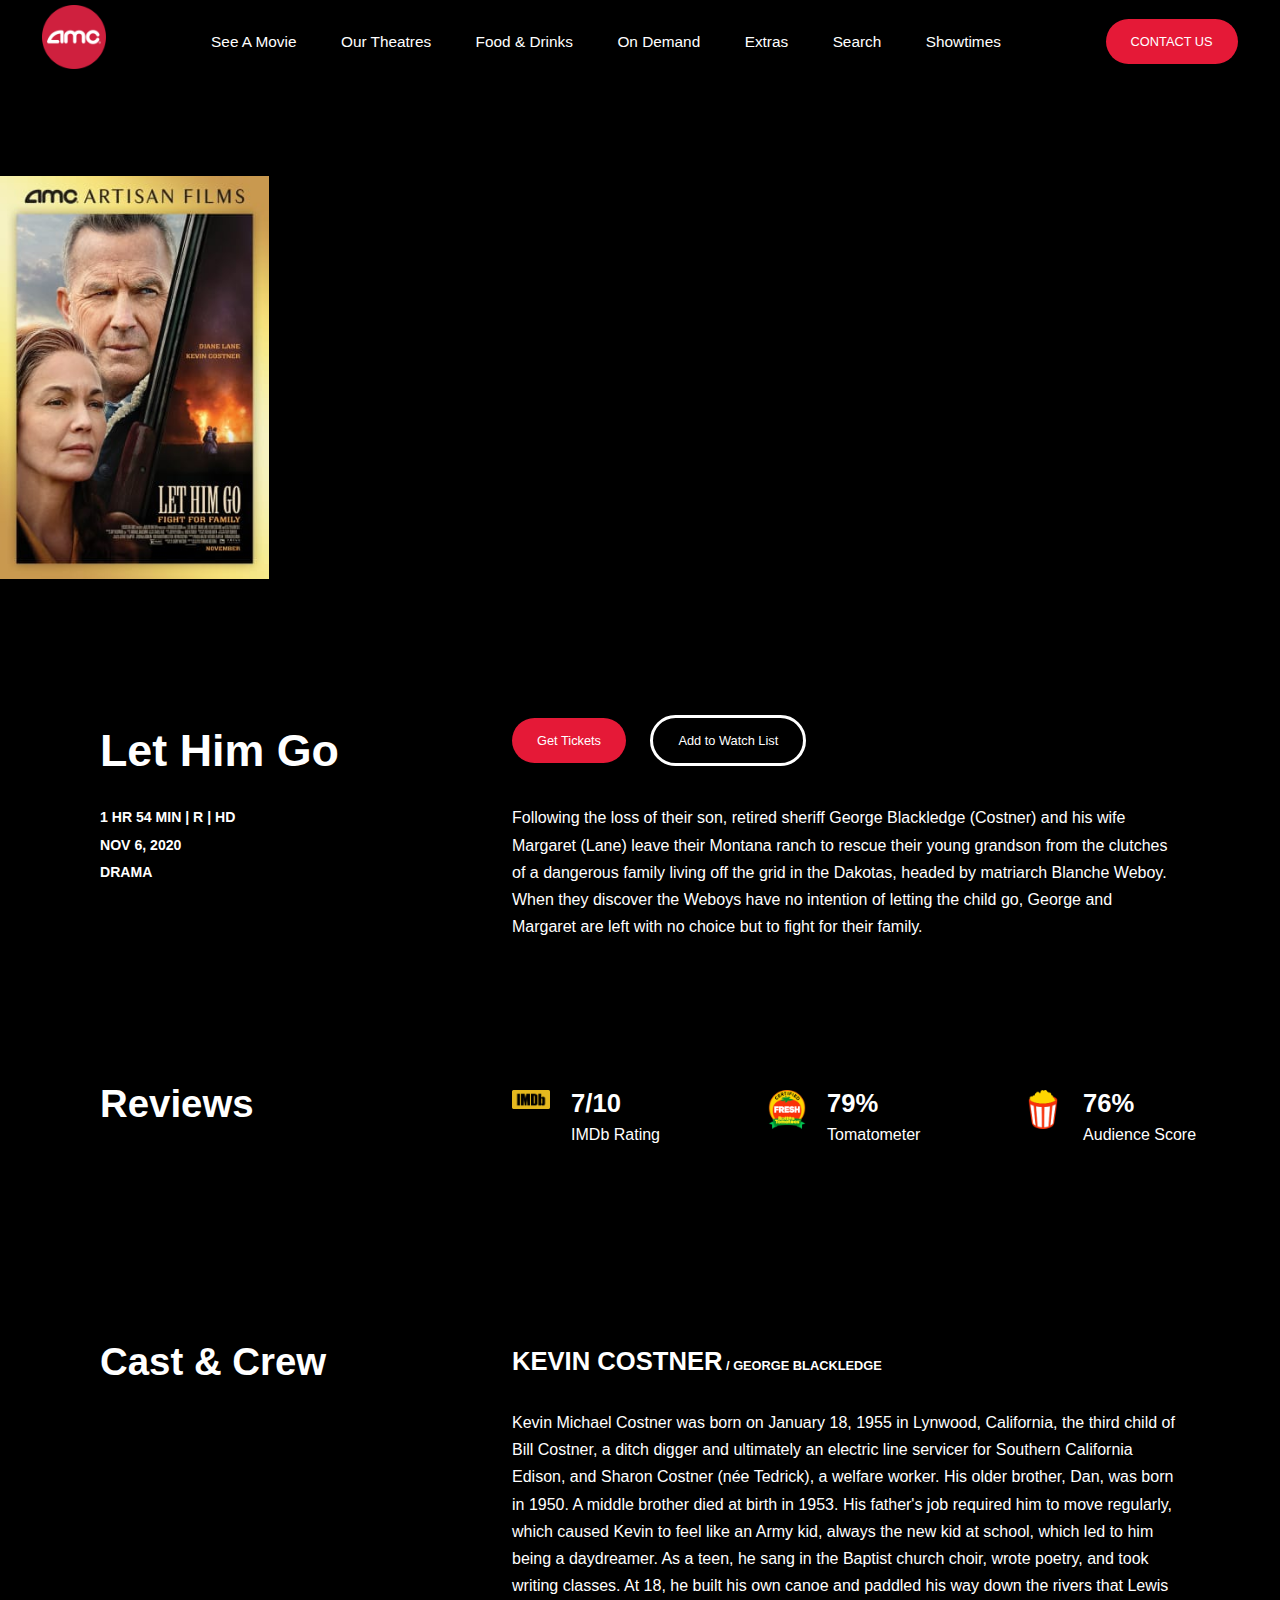
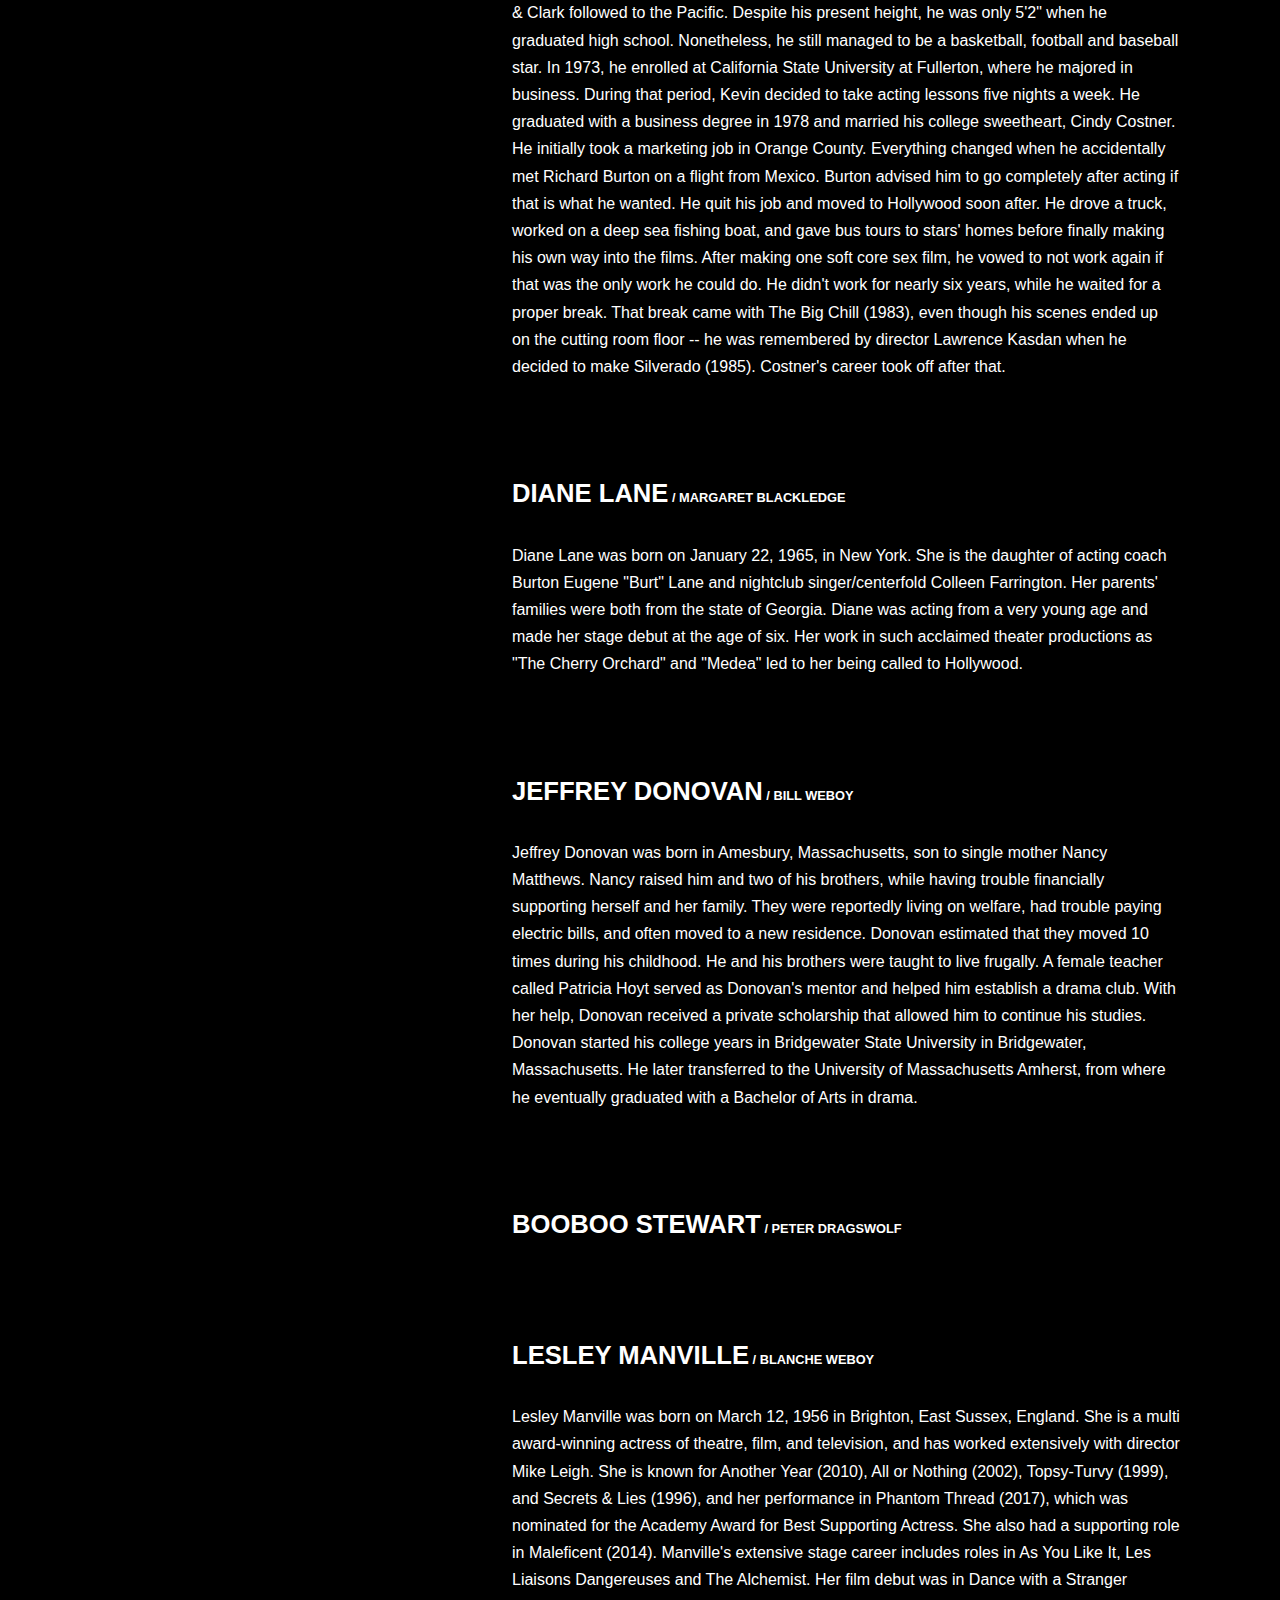
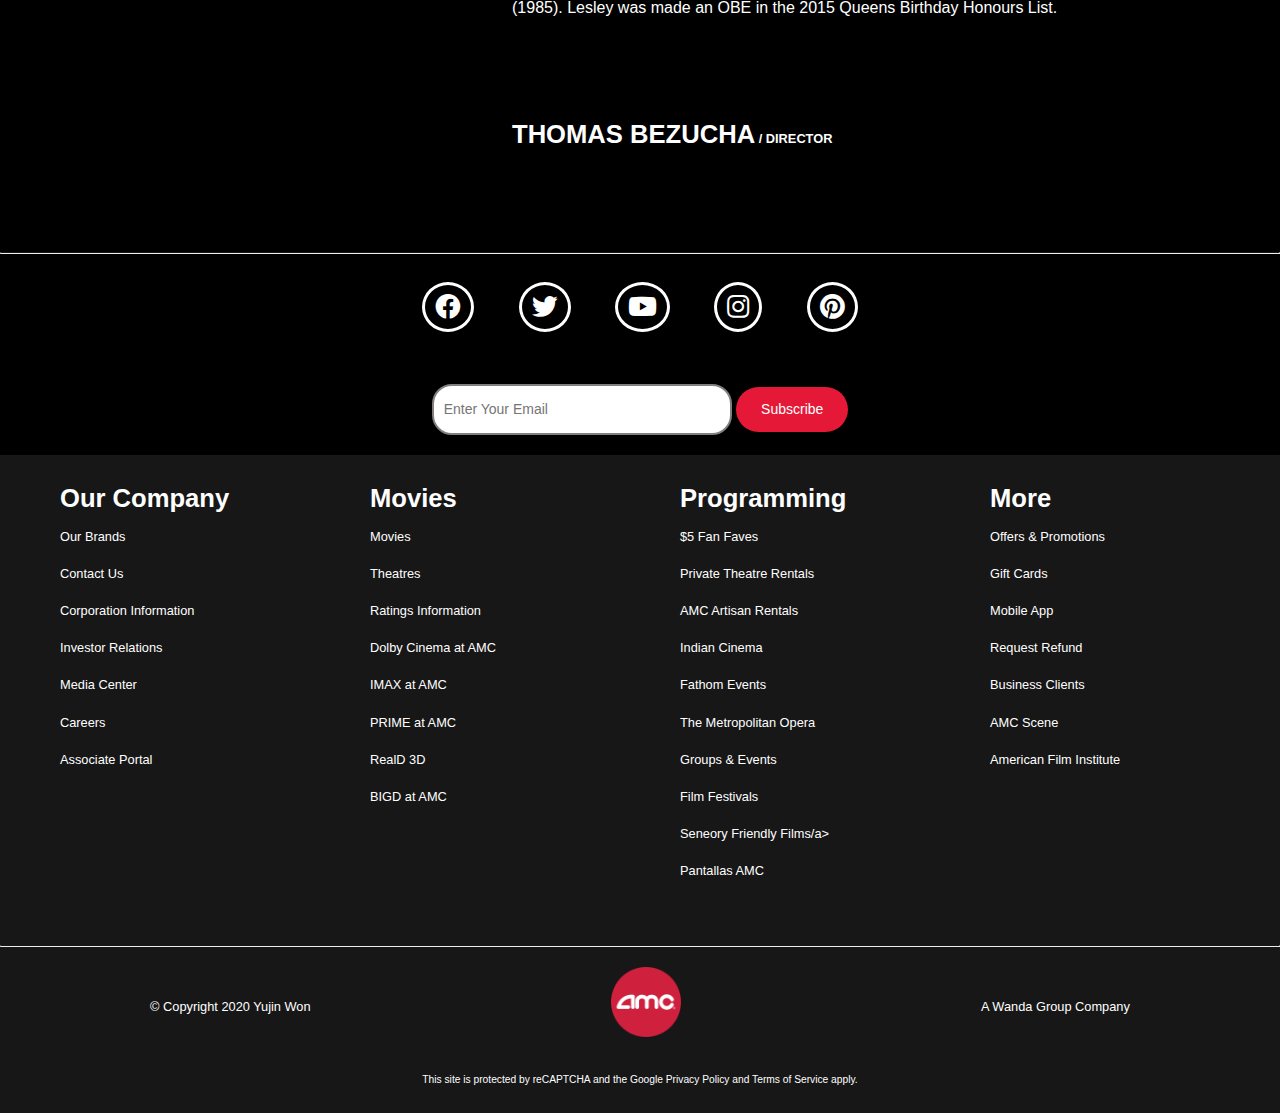
<file: html/LetHimGo.html>
<!DOCTYPE html>
<html>
    <head>
        <title>Let Him Go | Assignment 2</title>
        <meta charset="UTF-8">
        
        <link rel="stylesheet" href="https://use.fontawesome.com/releases/v5.15.1/css/all.css">
        <link rel="stylesheet" href="../css/style3.css">
    </head>

    <body>
        <!--Header Section-->
        <header>
            <a id="logo" href="home.html"><img src="../images/logo.png" alt="A picture of logo"></a>
            
            <ul class="nav-links">
                <li><a href="NowPlaying.html">See A Movie</a></li>
                <li><a href="https://www.amctheatres.com/movie-theatres">Our Theatres</a></li>
                <li><a href="https://www.amctheatres.com/food-and-drink">Food & Drinks</a></li>
                <li><a href="https://www.amctheatres.com/on-demand">On Demand</a></li>
                <li><a href="https://www.amctheatres.com/offers">Extras</a></li>
                <li><a href="#">Search</a></li>
                <li><a href="https://www.amctheatres.com/offers/showtimes/all/2020-11-29/amc-empire-25/all">Showtimes</a></li>
            </ul>
            <a href="contact.html"><button>CONTACT US</button></a>
        </header>

        <!--To follow the instruction, I add a bigger poster next on the video-->
        <!--Video Section-->
        <div class="video-space">
            <img id="poster" src="../images/poster7.jpg" alt="A picture of a poster1">
            <div class="container">
                <div class="video-container">
                    <iframe width="100%" height="100%" src="https://www.youtube.com/embed/bE8pwEF-3TI?controls=0" frameborder="0" allow="accelerometer; autoplay; clipboard-write; encrypted-media; gyroscope; picture-in-picture" allowfullscreen></iframe>
                </div>
            </div>
        </div>


        <!--Description Section-->
        <div id="title-ticket">
            <h2 class="movie-title">Let Him Go</h2>
            <div>
                <a id="get-tickets" href="#"><button>Get Tickets</button></a>
                <a href="#"><button id="add-watchlist">Add to Watch List</button></a>
            </div>
        </div>
    
        <div class="grid-desc">
            <div class="movie-info">
                <span>1 HR 54 MIN | R | HD</span>
                <span>NOV 6, 2020</span>
                <span>DRAMA</span>
            </div>

            <div class="description">
                <p>
                    Following the loss of their son, retired sheriff George Blackledge (Costner) and his wife Margaret (Lane) leave their Montana ranch to rescue their young grandson from the clutches of a dangerous family living off the grid in the Dakotas, headed by matriarch Blanche Weboy. When they discover the Weboys have no intention of letting the child go, George and Margaret are left with no choice but to fight for their family.
                </p>
            </div>
        </div>
        

        <!--Reviews Section-->
        <div id="grid-reviews">
            <h3 class="movie-contents">Reviews</h3>
            <div class="ratings">
                <div class="ratings-contents">
                    <img src="../images/imdb-review.png" alt="A logo of IMDB">
                    <div>
                        <span class="rating-by-people">7/10</span>
                        <span>IMDb Rating</span>
                    </div>
                </div>
                <div class="ratings-contents">
                    <img src="../images/certified-fresh-review.png" alt="A logo of certificated fresh">
                    <div>
                        <span class="rating-by-people">79%</span>
                        <span>Tomatometer</span>
                    </div>
                </div>
                <div class="ratings-contents">
                    <img src="../images/audience-fresh-review.png" alt="An image of popcorn">
                    <div>
                        <span class="rating-by-people">76%</span>
                        <span>Audience Score</span>
                    </div>
                </div>
            </div>
        </div>
      

        <!--Cast Section--> 
        <div class="grid-cast">
            <h3 class="movie-contents">Cast & Crew</h3>
            <div class="cast-description">
                <div class="main-contents">
                    <div>
                        <span class="name">KEVIN COSTNER</span><span class="role"> / GEORGE BLACKLEDGE</span>
                    </div>
                   
                    <p>
                        Kevin Michael Costner was born on January 18, 1955 in Lynwood, California, the third child of Bill Costner, a ditch digger and ultimately an electric line servicer for Southern California Edison, and Sharon Costner (née Tedrick), a welfare worker. His older brother, Dan, was born in 1950. A middle brother died at birth in 1953. His father's job required him to move regularly, which caused Kevin to feel like an Army kid, always the new kid at school, which led to him being a daydreamer. As a teen, he sang in the Baptist church choir, wrote poetry, and took writing classes. At 18, he built his own canoe and paddled his way down the rivers that Lewis & Clark followed to the Pacific. Despite his present height, he was only 5'2" when he graduated high school. Nonetheless, he still managed to be a basketball, football and baseball star. In 1973, he enrolled at California State University at Fullerton, where he majored in business. During that period, Kevin decided to take acting lessons five nights a week. He graduated with a business degree in 1978 and married his college sweetheart, Cindy Costner. He initially took a marketing job in Orange County. Everything changed when he accidentally met Richard Burton on a flight from Mexico. Burton advised him to go completely after acting if that is what he wanted. He quit his job and moved to Hollywood soon after. He drove a truck, worked on a deep sea fishing boat, and gave bus tours to stars' homes before finally making his own way into the films. After making one soft core sex film, he vowed to not work again if that was the only work he could do. He didn't work for nearly six years, while he waited for a proper break. That break came with The Big Chill (1983), even though his scenes ended up on the cutting room floor -- he was remembered by director Lawrence Kasdan when he decided to make Silverado (1985). Costner's career took off after that.
                    </p>
                    
                </div>
                <div class="main-contents">
                    <div>
                        <span class="name">DIANE LANE</span><span class="role"> / MARGARET BLACKLEDGE</span>
                    </div>

                    <p>
                        Diane Lane was born on January 22, 1965, in New York. She is the daughter of acting coach Burton Eugene "Burt" Lane and nightclub singer/centerfold Colleen Farrington. Her parents' families were both from the state of Georgia. Diane was acting from a very young age and made her stage debut at the age of six. Her work in such acclaimed theater productions as "The Cherry Orchard" and "Medea" led to her being called to Hollywood. 
                    </p>
                   
                </div>
                <div class="main-contents">
                    <div>
                        <span class="name">JEFFREY DONOVAN</span><span class="role"> / BILL WEBOY</span>
                    </div>
        
                    <p>
                        Jeffrey Donovan was born in Amesbury, Massachusetts, son to single mother Nancy Matthews. Nancy raised him and two of his brothers, while having trouble financially supporting herself and her family. They were reportedly living on welfare, had trouble paying electric bills, and often moved to a new residence. Donovan estimated that they moved 10 times during his childhood. He and his brothers were taught to live frugally. A female teacher called Patricia Hoyt served as Donovan's mentor and helped him establish a drama club. With her help, Donovan received a private scholarship that allowed him to continue his studies. Donovan started his college years in Bridgewater State University in Bridgewater, Massachusetts. He later transferred to the University of Massachusetts Amherst, from where he eventually graduated with a Bachelor of Arts in drama.
                    </p>
                  
                </div>
                <div class="main-name">
                    <div>
                        <span class="name">BOOBOO STEWART</span><span class="role"> / PETER DRAGSWOLF</span>             
                    </div>
                </div>
                <div class="main-contents">
                    <div>
                        <span class="name">LESLEY MANVILLE</span><span class="role"> / BLANCHE WEBOY</span>
                    </div>
                    <p>
                        Lesley Manville was born on March 12, 1956 in Brighton, East Sussex, England. She is a multi award-winning actress of theatre, film, and television, and has worked extensively with director Mike Leigh. She is known for Another Year (2010), All or Nothing (2002), Topsy-Turvy (1999), and Secrets & Lies (1996), and her performance in Phantom Thread (2017), which was nominated for the Academy Award for Best Supporting Actress. She also had a supporting role in Maleficent (2014). Manville's extensive stage career includes roles in As You Like It, Les Liaisons Dangereuses and The Alchemist. Her film debut was in Dance with a Stranger (1985). Lesley was made an OBE in the 2015 Queens Birthday Honours List.
                    </p>
                  
                </div>
                <div class="main-name">
                    <div>
                        <span class="name">THOMAS BEZUCHA</span><span class="role"> / DIRECTOR</span>              
                    </div>
                </div>
            </div>
        </div>


        <!--Icons Section-->
        <hr class="line">

        <div id="icon-section">
            <ul>
                <li><a href="https://www.facebook.com/amctheatres"><i class="fab fa-facebook"></i></a></li>
                <li><a href="https://twitter.com/amctheatres"><i class="fab fa-twitter"></i></a></li>
                <li><a href="https://www.youtube.com/user/amctheatres"><i class="fab fa-youtube"></i></a></li>
                <li><a href="https://www.instagram.com/amctheatres/"><i class="fab fa-instagram"></i></a></li>
                <li><a href="https://www.pinterest.ca/amctheatres/"><i class="fab fa-pinterest"></i></a></li>
            </ul>
        </div>

        <!--Email Form to subscribe-->
        <form id="email-form" action="https://formspree.io/f/mvovwowb" method="post">
            <!-- <label for="email">Your Email</label> -->
            <input name="Email" id="email" type="email" placeholder="Enter Your Email">
            <button id="sub-button" type="subscribe">Subscribe</button>
        </form>
        
        
        <!--Footer Section-->
        <section class="grid-footer">
            <div>
                <h2>Our Company</h2>
                <ul class="nav-links">
                    <li><a href="#">Our Brands</a></li>
                    <li><a href="#">Contact Us</a></li>
                    <li><a href="#">Corporation Information</a></li>
                    <li><a href="#">Investor Relations</a></li>
                    <li><a href="#">Media Center</a></li>
                    <li><a href="#">Careers</a></li>
                    <li><a href="#">Associate Portal</a></li>
                </ul>
            </div>
            <div>
                <h2>Movies</h2>
                <ul class="nav-links">
                    <li><a href="#">Movies</a></li>
                    <li><a href="#">Theatres</a></li>
                    <li><a href="#">Ratings Information</a></li>
                    <li><a href="#">Dolby Cinema at AMC</a></li>
                    <li><a href="#">IMAX at AMC</a></li>
                    <li><a href="#">PRIME at AMC</a></li>
                    <li><a href="#">RealD 3D</a></li>
                    <li><a href="#">BIGD at AMC</a></li>
                </ul>
            </div>
            <div>
                <h2>Programming</h2>
                <ul class="nav-links">
                    <li><a href="#">$5 Fan Faves</a></li>
                    <li><a href="#">Private Theatre Rentals</a></li>
                    <li><a href="#">AMC Artisan Rentals</a></li>
                    <li><a href="#">Indian Cinema</a></li>
                    <li><a href="#">Fathom Events</a></li>
                    <li><a href="#">The Metropolitan Opera</a></li>
                    <li><a href="#">Groups & Events</a></li>
                    <li><a href="#">Film Festivals</a></li>
                    <li><a href="#">Seneory Friendly Films/a></li>
                    <li><a href="#">Pantallas AMC</a></li>
                </ul>
            </div>
            <div>
                <h2>More</h2>
                <ul class="nav-links">
                    <li><a href="#">Offers & Promotions</a></li>
                    <li><a href="#">Gift Cards</a></li>
                    <li><a href="#">Mobile App</a></li>
                    <li><a href="#">Request Refund</a></li>
                    <li><a href="#">Business Clients</a></li>
                    <li><a href="#">AMC Scene</a></li>
                    <li><a href="#">American Film Institute</a></li>
                </ul>
            </div>
        </section>

        
        <hr class="line">
     
        <div class="footer-bottom">
            <span id="copyright">
                © Copyright 2020 Yujin Won
            </span>
            <a href="Home.html">  <img src="../images/logo.png" alt="a picture of logo"></a>
            <a href="#">A Wanda Group Company</a>
        </div>

        <p id="last-sentence">
            This site is protected by reCAPTCHA and the Google Privacy Policy and Terms of Service apply.
        </p>

    </body>
</html>
</file>
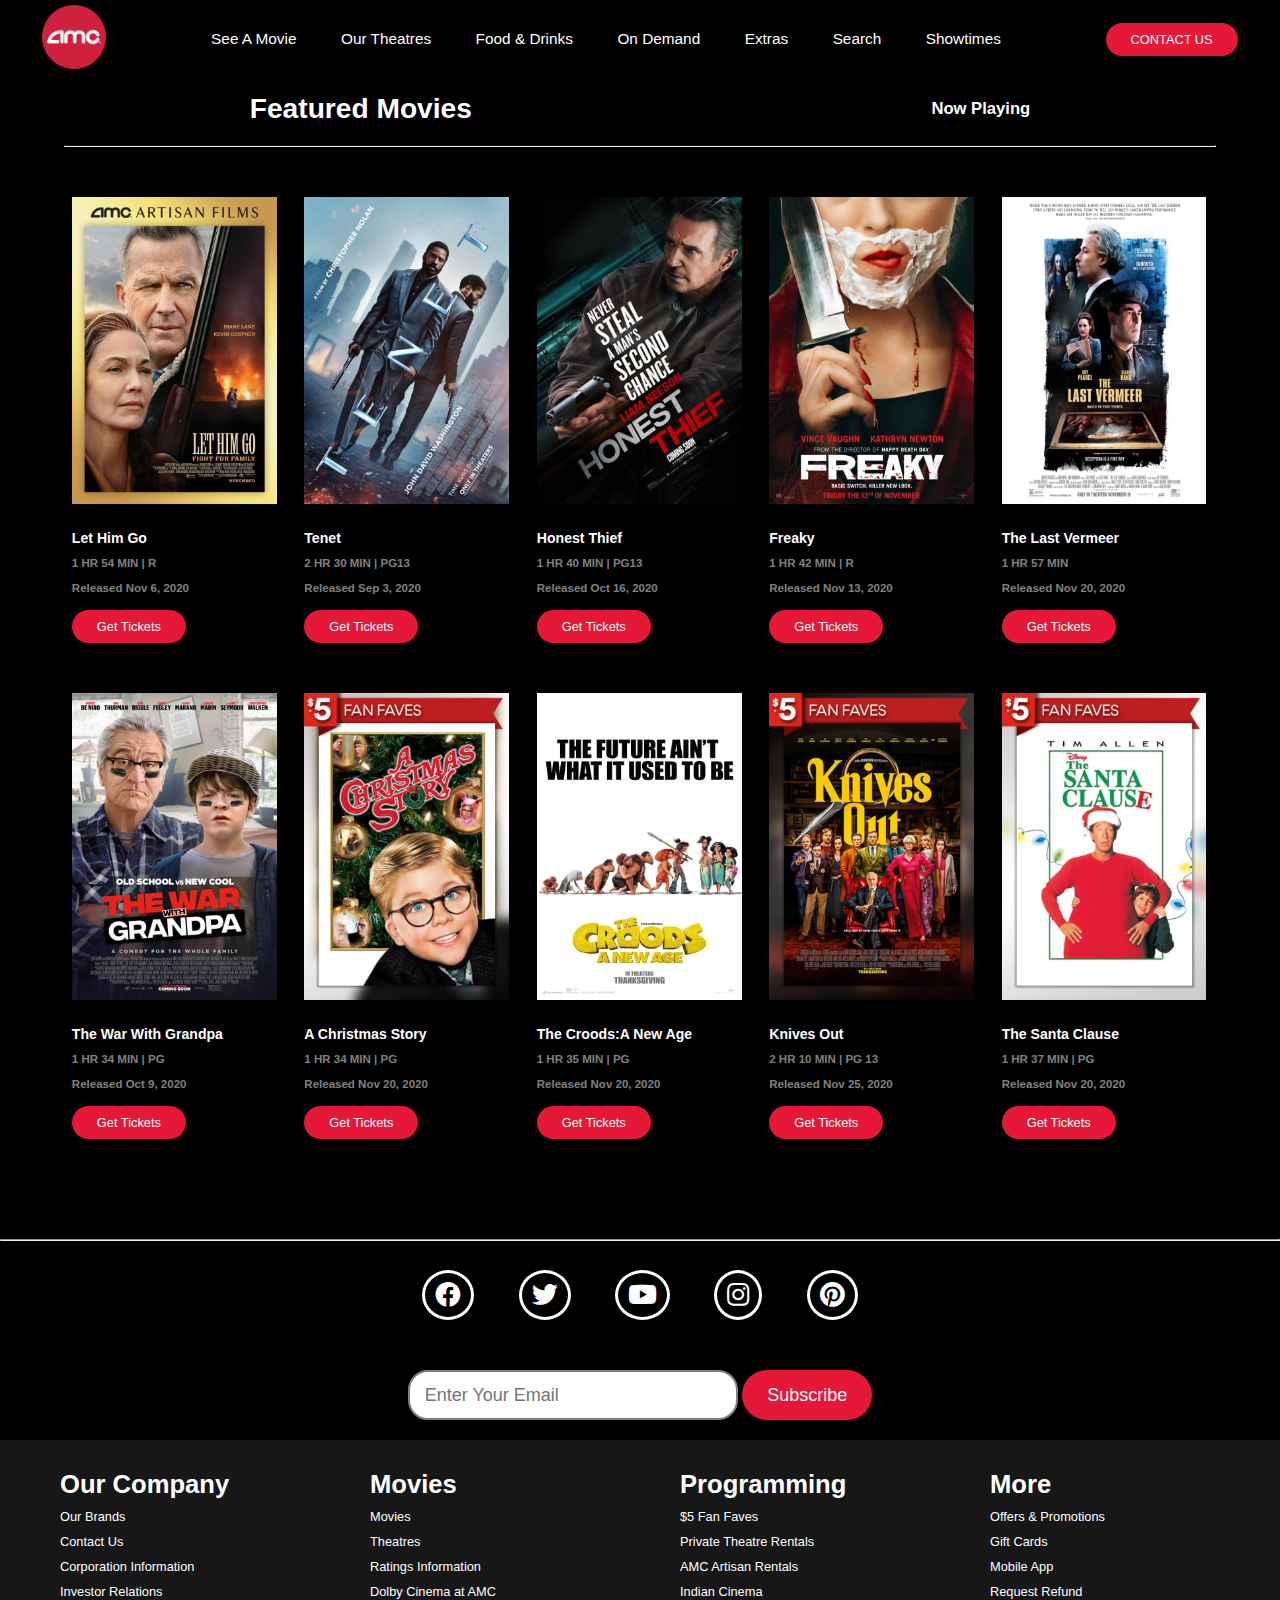
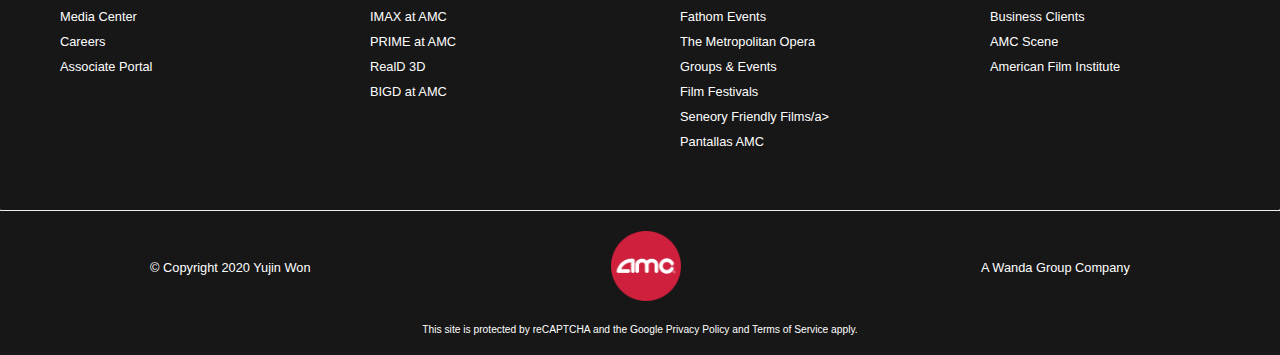
<file: html/NowPlaying.html>
<!DOCTYPE html>
<html>
    <head>
        <title>Now Playing | Assignment 2</title>
        <meta charset="UTF-8">

        <link rel="stylesheet" href="https://use.fontawesome.com/releases/v5.15.1/css/all.css">
        <link rel="stylesheet" href="../css/style2.css">
    </head>

    <body>
        <!--Header Section-->
        <header>
            <a id="logo" href="home.html"><img src="../images/logo.png" alt="A picture of logo"></a>
            
            <ul class="nav-links">
                <li><a href="NowPlaying.html">See A Movie</a></li>
                <li><a href="https://www.amctheatres.com/movie-theatres">Our Theatres</a></li>
                <li><a href="https://www.amctheatres.com/food-and-drink">Food & Drinks</a></li>
                <li><a href="https://www.amctheatres.com/on-demand">On Demand</a></li>
                <li><a href="https://www.amctheatres.com/offers">Extras</a></li>
                <li><a href="#">Search</a></li>
                <li><a href="https://www.amctheatres.com/offers/showtimes/all/2020-11-29/amc-empire-25/all">Showtimes</a></li>
            </ul>
            <a href="contact.html"><button>CONTACT US</button></a>
        </header>


        <!--Featured Movies Section-->
        <div id="top-title">
            <span id="featured-movies">Featured Movies</span>
            <span id="now-playing">Now Playing</span>
        </div>
     
        <hr id="top-line">

        <!--Now Playing Section-->
        <div class="movie-lists">
            <div class="movie-contents">
                <a href="LetHimGo.html"><img src="../images/poster7.jpg" alt="A picture of Movie7"></a>

                <p>
                    <span class="movie-title">Let Him Go</span>
                    <span class="movie-info">1 HR 54 MIN | R</span> 
                    <span class="movie-info">Released Nov 6, 2020</span> 
                    <a class="get-tickets" href="#"><button>Get Tickets</button></a>
                </p>
            </div>

            <div class="movie-contents">
                <a href="Tenet.html"><img src="../images/poster8.jpg" alt="A picture of Movie8"></a>

                <p>
                    <span class="movie-title">Tenet</span>
                    <span class="movie-info">2 HR 30 MIN | PG13</span> 
                    <span class="movie-info">Released Sep 3, 2020</span> 
                    <a class="get-tickets" href="#"><button>Get Tickets</button></a>
                </p>
            </div>

            <div class="movie-contents">
                <a href="HonestThief.html"><img src="../images/poster9.jpg" alt="A picture of Movie9"></a>

                <p>
                    <span class="movie-title">Honest Thief</span>
                    <span class="movie-info">1 HR 40 MIN | PG13</span> 
                    <span class="movie-info">Released Oct 16, 2020</span> 
                    <a class="get-tickets" href="#"><button>Get Tickets</button></a>
                </p>
            </div>

            <div class="movie-contents">
                <a href="Freaky.html"><img src="../images/poster4.jpg" alt="A picture of Movie4"></a>
              
                <p>
                    <span class="movie-title">Freaky</span>
                    <span class="movie-info">1 HR 42 MIN | R</span> 
                    <span class="movie-info">Released Nov 13, 2020</span> 
                    <a class="get-tickets" href="#"><button>Get Tickets</button></a>
                </p>
            </div>

            <div class="movie-contents">
                <img src="../images/poster5.jpg" alt="A picture of Movie5">

                <p>
                    <span class="movie-title">The Last Vermeer</span>
                    <span class="movie-info">1 HR 57 MIN</span> 
                    <span class="movie-info">Released Nov 20, 2020</span> 
                    <a class="get-tickets" href="#"><button>Get Tickets</button></a>
                </p>
            </div>
        </div>


        <div class="movie-lists">
            <div class="movie-contents">
                <img src="../images/poster6.jpg" alt="A picture of Movie6">

                <p>
                    <span class="movie-title">The War With Grandpa</span> 
                    <span class="movie-info">1 HR 34 MIN | PG</span> 
                    <span class="movie-info">Released Oct 9, 2020</span> 
                    <a class="get-tickets" href="#"><button>Get Tickets</button></a>
                </p>
            </div>

            <div class="movie-contents">  
                <img src="../images/poster1.jpg" alt="A picture of Movie1">

                <p>
                    <span class="movie-title">A Christmas Story</span>
                    <span class="movie-info">1 HR 34 MIN | PG</span> 
                    <span class="movie-info">Released Nov 20, 2020</span> 
                    <a class="get-tickets" href="#"><button>Get Tickets</button></a>
                </p>
            </div>

            <div class="movie-contents">
                <img src="../images/poster2.jpg" alt="A picture of Movie2">

                <p>
                    <span class="movie-title">The Croods:A New Age</span>
                    <span class="movie-info">1 HR 35 MIN | PG</span> 
                    <span class="movie-info">Released Nov 20, 2020</span> 
                    <a class="get-tickets" href="#"><button>Get Tickets</button></a>
                </p>
            </div>

            <div class="movie-contents">
                <img src="../images/poster3.jpg" alt="A picture of Movie3">
    
                <p>
                    <span class="movie-title">Knives Out</span>
                    <span class="movie-info">2 HR 10 MIN | PG 13</span> 
                    <span class="movie-info">Released Nov 25, 2020</span> 
                    <a class="get-tickets" href="#"><button>Get Tickets</button></a>
                </p>
            </div>

            <div class="movie-contents">
                <img src="../images/poster10.jpg" alt="A picture of Movie10">

                <p>
                    <span class="movie-title">The Santa Clause</span>
                    <span class="movie-info">1 HR 37 MIN | PG</span> 
                    <span class="movie-info">Released Nov 20, 2020</span> 
                    <a class="get-tickets" href="#"><button>Get Tickets</button></a>
                </p>
            </div>
        </div>
    

        <!--Icons Section-->
        <hr id="line-icon">

        <div id="icon-section">
            <ul>
                <li><a href="https://www.facebook.com/amctheatres"><i class="fab fa-facebook"></i></a></li>
                <li><a href="https://twitter.com/amctheatres"><i class="fab fa-twitter"></i></a></li>
                <li><a href="https://www.youtube.com/user/amctheatres"><i class="fab fa-youtube"></i></a></li>
                <li><a href="https://www.instagram.com/amctheatres/"><i class="fab fa-instagram"></i></a></li>
                <li><a href="https://www.pinterest.ca/amctheatres/"><i class="fab fa-pinterest"></i></a></li>
            </ul>
        </div>

        <!--Email Form to subscribe-->
        <form id="email-form" action="https://formspree.io/f/mvovwowb" method="post">
            <!-- <label for="email">Your Email</label> -->
            <input name="Email" id="email" type="email" placeholder="Enter Your Email">
            <button id="sub-button" type="subscribe">Subscribe</button>
        </form>
        

        <!--Footer Section-->
        <section class="grid-footer">
            <div>
                <h2>Our Company</h2>
                <ul class="nav-links">
                    <li><a href="#">Our Brands</a></li>
                    <li><a href="#">Contact Us</a></li>
                    <li><a href="#">Corporation Information</a></li>
                    <li><a href="#">Investor Relations</a></li>
                    <li><a href="#">Media Center</a></li>
                    <li><a href="#">Careers</a></li>
                    <li><a href="#">Associate Portal</a></li>
                </ul>
            </div>
            <div>
                <h2>Movies</h2>
                <ul class="nav-links">
                    <li><a href="#">Movies</a></li>
                    <li><a href="#">Theatres</a></li>
                    <li><a href="#">Ratings Information</a></li>
                    <li><a href="#">Dolby Cinema at AMC</a></li>
                    <li><a href="#">IMAX at AMC</a></li>
                    <li><a href="#">PRIME at AMC</a></li>
                    <li><a href="#">RealD 3D</a></li>
                    <li><a href="#">BIGD at AMC</a></li>
                </ul>
            </div>
            <div>
                <h2>Programming</h2>
                <ul class="nav-links">
                    <li><a href="#">$5 Fan Faves</a></li>
                    <li><a href="#">Private Theatre Rentals</a></li>
                    <li><a href="#">AMC Artisan Rentals</a></li>
                    <li><a href="#">Indian Cinema</a></li>
                    <li><a href="#">Fathom Events</a></li>
                    <li><a href="#">The Metropolitan Opera</a></li>
                    <li><a href="#">Groups & Events</a></li>
                    <li><a href="#">Film Festivals</a></li>
                    <li><a href="#">Seneory Friendly Films/a></li>
                    <li><a href="#">Pantallas AMC</a></li>
                </ul>
            </div>
            <div>
                <h2>More</h2>
                <ul class="nav-links">
                    <li><a href="#">Offers & Promotions</a></li>
                    <li><a href="#">Gift Cards</a></li>
                    <li><a href="#">Mobile App</a></li>
                    <li><a href="#">Request Refund</a></li>
                    <li><a href="#">Business Clients</a></li>
                    <li><a href="#">AMC Scene</a></li>
                    <li><a href="#">American Film Institute</a></li>
                </ul>
            </div>
        </section>


        <hr class="line">
     
        <div class="footer-bottom">
            <span id="copyright">
                © Copyright 2020 Yujin Won
            </span>
            <a href="Home.html">  <img src="../images/logo.png" alt="a picture of logo"></a>
            <a href="#">A Wanda Group Company</a>
        </div>

        <p id="last-sentence">
            This site is protected by reCAPTCHA and the Google Privacy Policy and Terms of Service apply.
        </p>

    </body>
</html>
</file>
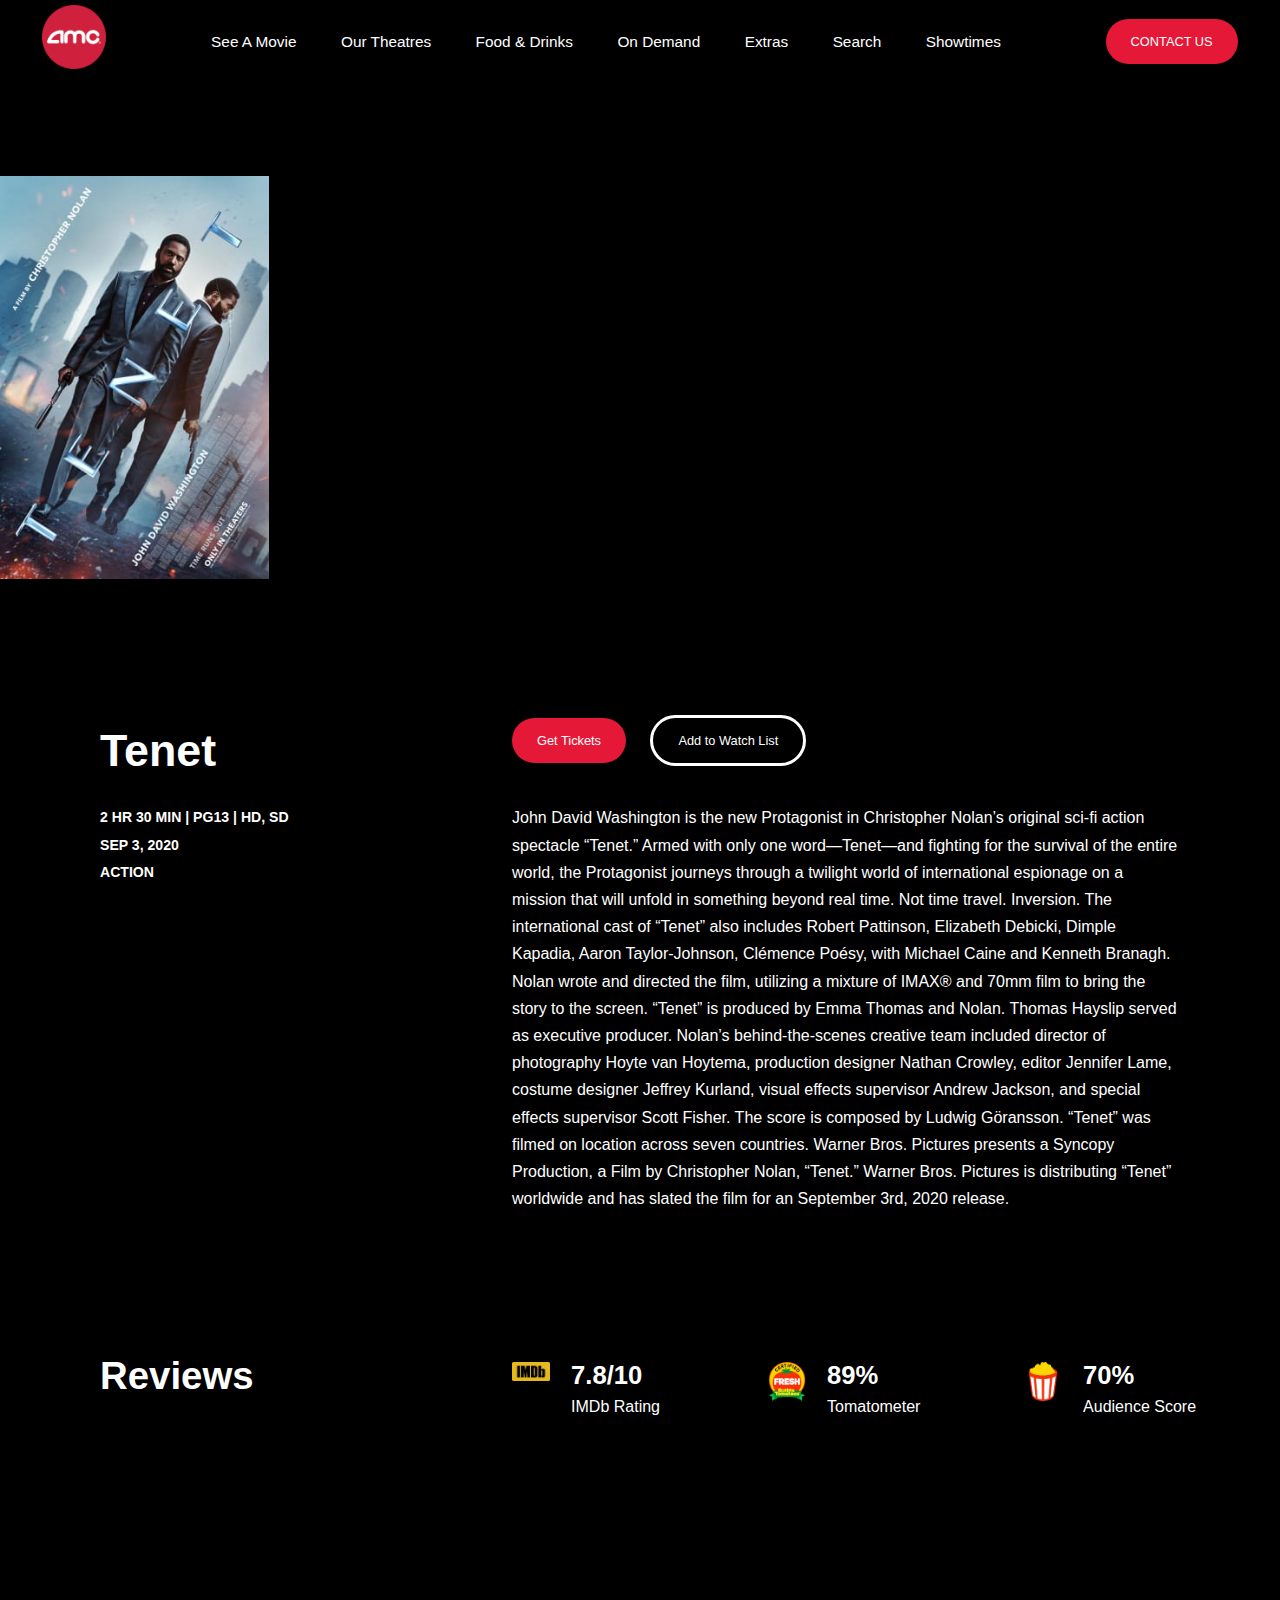
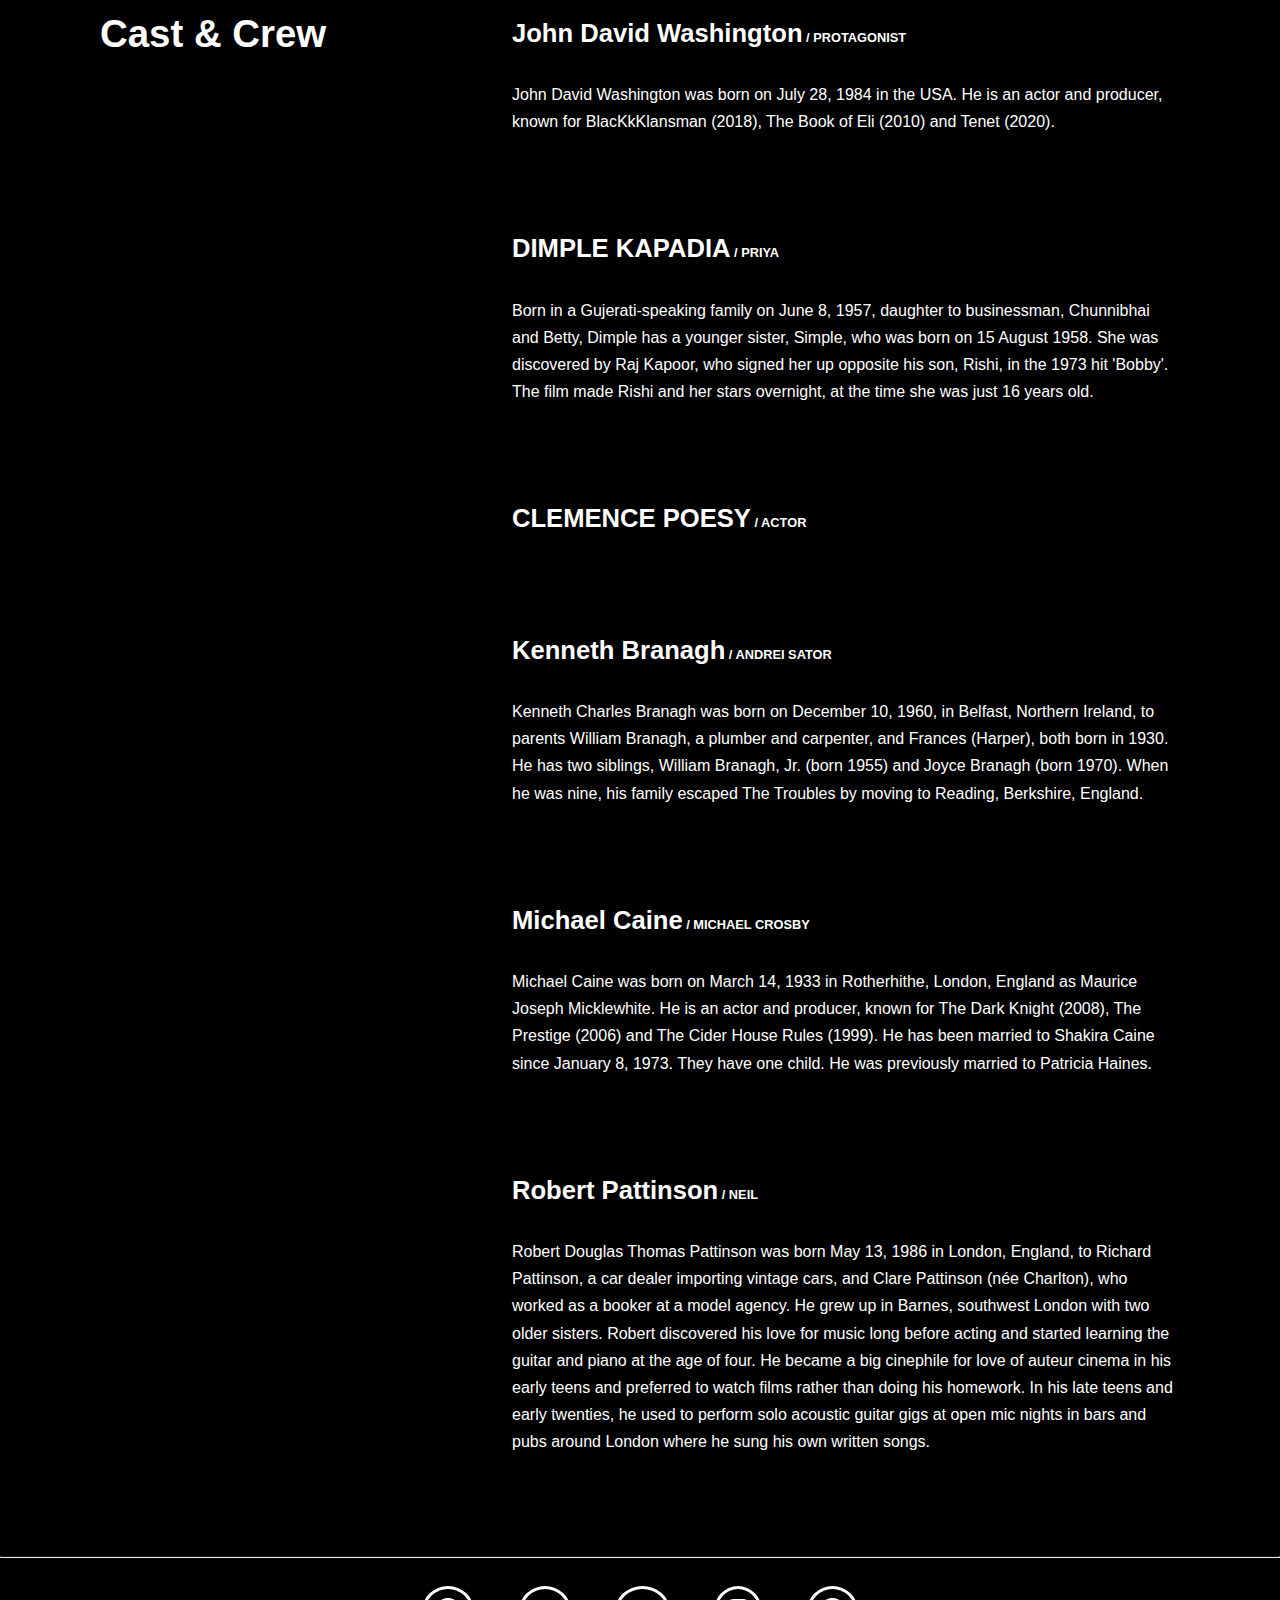
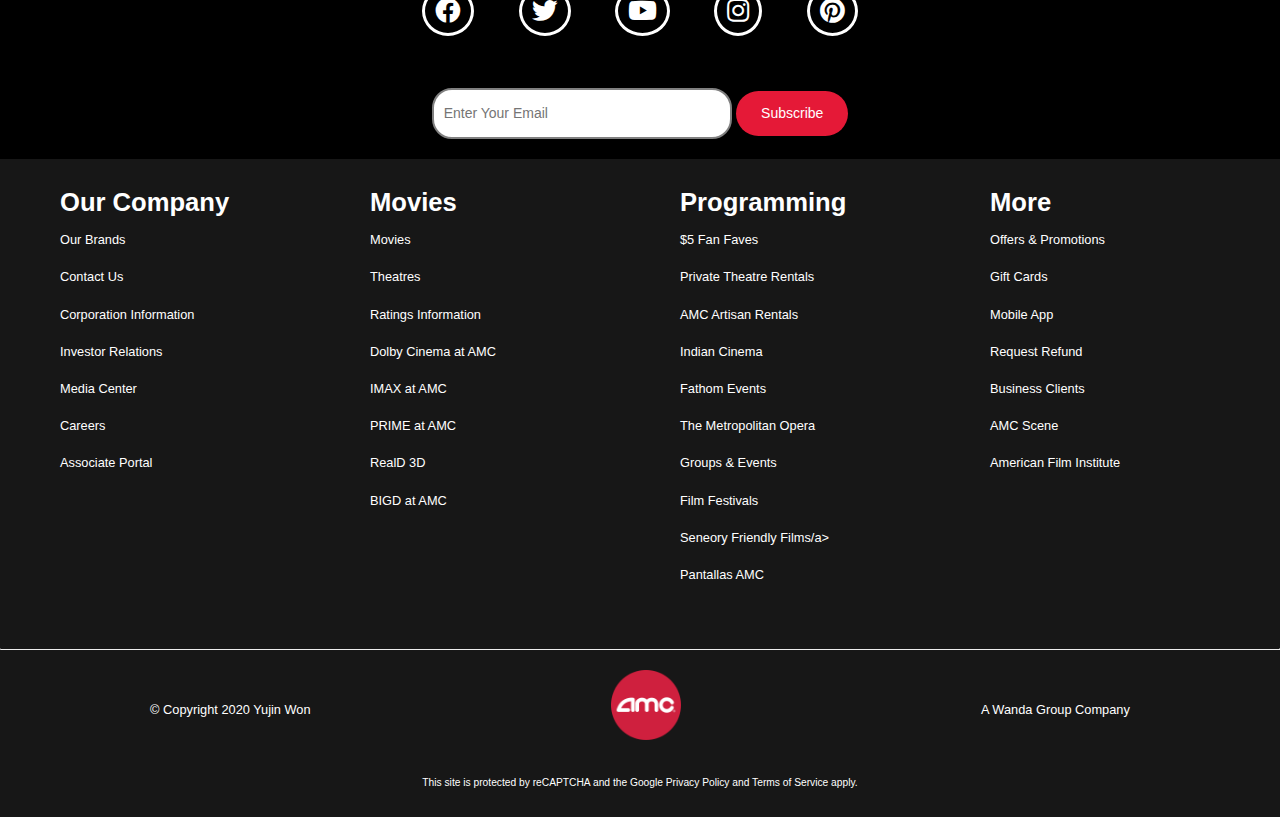
<file: html/Tenet.html>
<!DOCTYPE html>
<html>
    <head>
        <title>Tenet | Assignment 2</title>
        <meta charset="UTF-8">
        
        <link rel="stylesheet" href="https://use.fontawesome.com/releases/v5.15.1/css/all.css">
        <link rel="stylesheet" href="../css/style3.css">
    </head>

    <body>
        <!--Header Section-->
        <header>
            <a id="logo" href="home.html"><img src="../images/logo.png" alt="A picture of logo"></a>
            
            <ul class="nav-links">
                <li><a href="NowPlaying.html">See A Movie</a></li>
                <li><a href="https://www.amctheatres.com/movie-theatres">Our Theatres</a></li>
                <li><a href="https://www.amctheatres.com/food-and-drink">Food & Drinks</a></li>
                <li><a href="https://www.amctheatres.com/on-demand">On Demand</a></li>
                <li><a href="https://www.amctheatres.com/offers">Extras</a></li>
                <li><a href="#">Search</a></li>
                <li><a href="https://www.amctheatres.com/offers/showtimes/all/2020-11-29/amc-empire-25/all">Showtimes</a></li>
            </ul>
            <a href="contact.html"><button>CONTACT US</button></a>
        </header>

        <!--To follow the instruction, I add a bigger poster next on the video-->
        <!--Video Section-->
        <div class="video-space">
            <img id="poster" src="../images/poster8.jpg" alt="A picture of a poster8">
            <div class="container">
                <div class="video-container">
                    <iframe width="560" height="315" src="https://www.youtube.com/embed/L3pk_TBkihU" frameborder="0" allow="accelerometer; autoplay; clipboard-write; encrypted-media; gyroscope; picture-in-picture" allowfullscreen></iframe>
                </div>
            </div>
        </div>


        <!--Description Section-->
        <div id="title-ticket">
            <h2 class="movie-title">Tenet</h2>
            <div>
                <a id="get-tickets" href="#"><button>Get Tickets</button></a>
                <a href="#"><button id="add-watchlist">Add to Watch List</button></a>
            </div>
        </div>
    
        <div class="grid-desc">
            <div class="movie-info">
                <span>2 HR 30 MIN | PG13 | HD, SD</span>
                <span>SEP 3, 2020</span>
                <span>ACTION</span>
            </div>

            <div class="description">
                <p>
                    John David Washington is the new Protagonist in Christopher Nolan’s original sci-fi action spectacle “Tenet.” Armed with only one word—Tenet—and fighting for the survival of the entire world, the Protagonist journeys through a twilight world of international espionage on a mission that will unfold in something beyond real time. Not time travel. Inversion. The international cast of “Tenet” also includes Robert Pattinson, Elizabeth Debicki, Dimple Kapadia, Aaron Taylor-Johnson, Clémence Poésy, with Michael Caine and Kenneth Branagh. Nolan wrote and directed the film, utilizing a mixture of IMAX® and 70mm film to bring the story to the screen. “Tenet” is produced by Emma Thomas and Nolan. Thomas Hayslip served as executive producer. Nolan’s behind-the-scenes creative team included director of photography Hoyte van Hoytema, production designer Nathan Crowley, editor Jennifer Lame, costume designer Jeffrey Kurland, visual effects supervisor Andrew Jackson, and special effects supervisor Scott Fisher. The score is composed by Ludwig Göransson. “Tenet” was filmed on location across seven countries. Warner Bros. Pictures presents a Syncopy Production, a Film by Christopher Nolan, “Tenet.” Warner Bros. Pictures is distributing “Tenet” worldwide and has slated the film for an September 3rd, 2020 release.
                </p>
            </div>
        </div>
        

        <!--Reviews Section-->
        <div id="grid-reviews">
            <h3 class="movie-contents">Reviews</h3>
            <div class="ratings">
                <div class="ratings-contents">
                    <img src="../images/imdb-review.png" alt="A logo of IMDB">
                    <div>
                        <span class="rating-by-people">7.8/10</span>
                        <span>IMDb Rating</span>
                    </div>
                </div>
                <div class="ratings-contents">
                    <img src="../images/certified-fresh-review.png" alt="A logo of certificated fresh">
                    <div>
                        <span class="rating-by-people">89%</span>
                        <span>Tomatometer</span>
                    </div>
                </div>
                <div class="ratings-contents">
                    <img src="../images/audience-fresh-review.png" alt="An image of popcorn">
                    <div>
                        <span class="rating-by-people">70%</span>
                        <span>Audience Score</span>
                    </div>
                </div>
            </div>
        </div>
      

        <!--Cast Section--> 

        <div class="grid-cast">
            <h3 class="movie-contents">Cast & Crew</h3>
            <div class="cast-description">
                <div class="main-contents">
                    <div>
                        <span class="name">John David Washington</span><span class="role"> / PROTAGONIST</span>
                    </div>
                   
                    <p>
                        John David Washington was born on July 28, 1984 in the USA. He is an actor and producer, known for BlacKkKlansman (2018), The Book of Eli (2010) and Tenet (2020).
                    </p>
                    
                </div>
                <div class="main-contents">
                    <div>
                        <span class="name">DIMPLE KAPADIA</span><span class="role"> / PRIYA</span>
                    </div>

                    <p>
                        Born in a Gujerati-speaking family on June 8, 1957, daughter to businessman, Chunnibhai and Betty, Dimple has a younger sister, Simple, who was born on 15 August 1958. She was discovered by Raj Kapoor, who signed her up opposite his son, Rishi, in the 1973 hit 'Bobby'. The film made Rishi and her stars overnight, at the time she was just 16 years old.
                    </p>
                   
                </div>
                <div class="main-name">
                    <div>
                        <span class="name">CLEMENCE POESY</span><span class="role"> / ACTOR</span>             
                    </div>
                </div>
                <div class="main-contents">
                    <div>
                        <span class="name">Kenneth Branagh</span><span class="role"> / ANDREI SATOR</span>
                    </div>
        
                    <p>
                        Kenneth Charles Branagh was born on December 10, 1960, in Belfast, Northern Ireland, to parents William Branagh, a plumber and carpenter, and Frances (Harper), both born in 1930. He has two siblings, William Branagh, Jr. (born 1955) and Joyce Branagh (born 1970). When he was nine, his family escaped The Troubles by moving to Reading, Berkshire, England. 
                    </p>
                  
                </div>
                <div class="main-contents">
                    <div>
                        <span class="name">Michael Caine</span><span class="role"> / MICHAEL CROSBY</span>
                    </div>
                    <p>
                        Michael Caine was born on March 14, 1933 in Rotherhithe, London, England as Maurice Joseph Micklewhite. He is an actor and producer, known for The Dark Knight (2008), The Prestige (2006) and The Cider House Rules (1999). He has been married to Shakira Caine since January 8, 1973. They have one child. He was previously married to Patricia Haines.
                    </p>
                  
                </div>
                <div class="main-contents">
                    <div>
                        <span class="name">Robert Pattinson</span><span class="role"> / NEIL</span>              
                    </div>
                    <p>
                        Robert Douglas Thomas Pattinson was born May 13, 1986 in London, England, to Richard Pattinson, a car dealer importing vintage cars, and Clare Pattinson (née Charlton), who worked as a booker at a model agency. He grew up in Barnes, southwest London with two older sisters. Robert discovered his love for music long before acting and started learning the guitar and piano at the age of four. He became a big cinephile for love of auteur cinema in his early teens and preferred to watch films rather than doing his homework. In his late teens and early twenties, he used to perform solo acoustic guitar gigs at open mic nights in bars and pubs around London where he sung his own written songs. 
                    </p>
                    
                </div>
            </div>
        </div>


        <!--Icons Section-->
        <hr class="line">

        <div id="icon-section">
            <ul>
                <li><a href="https://www.facebook.com/amctheatres"><i class="fab fa-facebook"></i></a></li>
                <li><a href="https://twitter.com/amctheatres"><i class="fab fa-twitter"></i></a></li>
                <li><a href="https://www.youtube.com/user/amctheatres"><i class="fab fa-youtube"></i></a></li>
                <li><a href="https://www.instagram.com/amctheatres/"><i class="fab fa-instagram"></i></a></li>
                <li><a href="https://www.pinterest.ca/amctheatres/"><i class="fab fa-pinterest"></i></a></li>
            </ul>
        </div>
        
        <!--Email Form to subscribe-->
        <form id="email-form" action="https://formspree.io/f/mvovwowb" method="post">
            <!-- <label for="email">Your Email</label> -->
            <input name="Email" id="email" type="email" placeholder="Enter Your Email">
            <button id="sub-button" type="subscribe">Subscribe</button>
        </form>

        <!--Footer Section-->
        <section class="grid-footer">
            <div>
                <h2>Our Company</h2>
                <ul class="nav-links">
                    <li><a href="#">Our Brands</a></li>
                    <li><a href="#">Contact Us</a></li>
                    <li><a href="#">Corporation Information</a></li>
                    <li><a href="#">Investor Relations</a></li>
                    <li><a href="#">Media Center</a></li>
                    <li><a href="#">Careers</a></li>
                    <li><a href="#">Associate Portal</a></li>
                </ul>
            </div>
            <div>
                <h2>Movies</h2>
                <ul class="nav-links">
                    <li><a href="#">Movies</a></li>
                    <li><a href="#">Theatres</a></li>
                    <li><a href="#">Ratings Information</a></li>
                    <li><a href="#">Dolby Cinema at AMC</a></li>
                    <li><a href="#">IMAX at AMC</a></li>
                    <li><a href="#">PRIME at AMC</a></li>
                    <li><a href="#">RealD 3D</a></li>
                    <li><a href="#">BIGD at AMC</a></li>
                </ul>
            </div>
            <div>
                <h2>Programming</h2>
                <ul class="nav-links">
                    <li><a href="#">$5 Fan Faves</a></li>
                    <li><a href="#">Private Theatre Rentals</a></li>
                    <li><a href="#">AMC Artisan Rentals</a></li>
                    <li><a href="#">Indian Cinema</a></li>
                    <li><a href="#">Fathom Events</a></li>
                    <li><a href="#">The Metropolitan Opera</a></li>
                    <li><a href="#">Groups & Events</a></li>
                    <li><a href="#">Film Festivals</a></li>
                    <li><a href="#">Seneory Friendly Films/a></li>
                    <li><a href="#">Pantallas AMC</a></li>
                </ul>
            </div>
            <div>
                <h2>More</h2>
                <ul class="nav-links">
                    <li><a href="#">Offers & Promotions</a></li>
                    <li><a href="#">Gift Cards</a></li>
                    <li><a href="#">Mobile App</a></li>
                    <li><a href="#">Request Refund</a></li>
                    <li><a href="#">Business Clients</a></li>
                    <li><a href="#">AMC Scene</a></li>
                    <li><a href="#">American Film Institute</a></li>
                </ul>
            </div>
        </section>

        
        <hr class="line">
     
        <div class="footer-bottom">
            <span id="copyright">
                © Copyright 2020 Yujin Won
            </span>
            <a href="Home.html">  <img src="../images/logo.png" alt="a picture of logo"></a>
            <a href="#">A Wanda Group Company</a>
        </div>

        <p id="last-sentence">
            This site is protected by reCAPTCHA and the Google Privacy Policy and Terms of Service apply.
        </p>
    
    </body>
</html>
</file>
<file: css/style.css>
*{
    margin: 0;
    padding: 0;
    box-sizing: border-box;
    font-family: Arial, Helvetica, sans-serif;
}

body {
    background-color: #000000;
}

/*Header Section*/
header img{
    width: 5vw;
    cursor: pointer;
}

header{
    display: flex;
    justify-content: space-around;
    align-items: center;
    padding-top: 5px;
    background-color: #000000;
}

.nav-links{
    list-style: none;
}

.nav-links li{
    display: inline-block;
    padding: 0px 20px;

    font-weight: 500;
    color: #fff;
    text-decoration: none;
}

.nav-links li a{
    transition: all 0.3s ease 0s;

    font-weight: 500;
    font-size: 1.2vw;
    color: #fff;
    text-decoration: none;
}

.nav-links li a:hover{
    color: #25b5e5;
}

button{
    font-weight: 500;
    font-size: 1vw;
    color: #fff;
    text-decoration: none;
    padding: 12px 25px;
    background-color: #E51937;
    border: none;
    border: 20px;
    border-radius: 50px;
    cursor: pointer;
    transition: all 0.3s ease 0s;
}

button:hover{
    background-color: #fff;
    color: #000000;
}

/*Hero Section*/
.banner-content {
    display: flex;
    justify-content: space-around;
    align-items: center;
    margin-top: 50px;
    margin-bottom: 100px;
}

.button-arrow {
    background-color: #000000;
}

.button-arrow:hover {
    background-color: #000000;
}

.banner-content i {
    color: #fff;
    font-size: 4rem;
}

.banner-content i:hover {
    color: #E51937;
}

/*Information Section*/
#info-section{
    display: grid;
    grid-template-columns: 1fr 1fr;
    margin-top: 50px;
    margin-bottom: 100px;
    background-color: #000000;
    padding: 20px 40px;
}

.title-event{
    color: #fff;
    font-size: 1.2vw;
    font-weight: bold;
}

#info-section img{
    width: 100%;
    height: auto;
}

.info-content{
    background-color: #000000;
    text-align: center;
    align-self: center;
  
}

.info-content h2{
    color: #fff;
    /*the width of paragraph*/
    margin-top: 20px;
    margin-bottom: 25px;
    font-size: 3vw;
    font-weight: bolder;
    /*text-shadow*/
    text-shadow: 3px 3px #444444;
    /*to determine the width*/
    margin-left: 10px;
    margin-right: 10px;
    padding: 0 30px;
}

.info-content p{
    color: #fff;
    padding: 0 30px;
    margin-bottom: 40px;
    font-size: 1.5vw;
    line-height: 2.3rem;
}

.info-content a{
    background-color: #E51937;
    color: #fff;
    text-decoration: none;
    /*for the size of button*/
    padding: 13px 20px;
    /* border: 2px soild #fff; */
    border-radius: 50px;
    font-weight: bold;
    font-size: 1.2vw;
}

.info-content a:hover{
    background-color: #444444;
    color: #fff;
}

#learn-more{
    background-color: #000000;
    border: 10px soild #fff;
    margin-left: 5%;
    margin-right: 5%;
    border-style: solid;
    border-color: #fff;
}

#learn-more:hover{
    background-color: #fff;
    color:  #000000;
}

#see-more-info {
    text-align: center;
    margin-bottom: 110px;
}

#see-more-info a{
    color: #fff;
    text-decoration: none;
    font-size: 1.5vw;
}

#see-more-info a:hover{
    color: #25b5e5;
}

/*Icons Section*/
#icon-section {
    display: flex;
    justify-content: space-around;
    align-items: center;
    padding: 40px 0;
    
}

#icon-section ul li a{
    color: #fff;
    text-align: center;
    border-style: solid;
    padding: 8px 10px;
    border-color: #fff;
    border-radius: 50%;
    font-size: 2vw;
}

#icon-section ul li a:hover{
    color: #25b5e5;
    border-color: #25b5e5;
}

#icon-section ul li{
    display: inline-block;
    padding: 0px 20px;
}

/*Subscribe Form*/
#email-form {
    text-align: center;
    margin: 20px;
}

#email-form input {
    border: 2px solid grey;
    border-radius: 20px;
    display: inline;
    font-size: 18px;
    padding: 15px;
    width: 330px;
    height: 50px;
}

#sub-button {
    font-size: 18px;
    height: 50px;
}

/*Footer Section*/
.grid-footer{
    display: grid;
    grid-template-columns: 1fr 1fr 1fr 1fr;
    padding-left: 40px;
    padding-top: 30px;
    padding-bottom: 50px;
    background-color: #171717;
}

.grid-footer ul li{
    display: flex;
    padding-bottom: 10px;
}

.grid-footer ul li a{
    font-size: 1vw;
}

.grid-footer h2{
    color: #fff;
    font-size: 2vw;
    margin-left: 20px;
    padding-bottom: 10px;
}


/*Footer bottom*/
hr.line {
    border-top: 1px solid #171717;
}

.footer-bottom{
    display: flex;
    justify-content: space-around;
    
    padding-top: 20px;
    background-color: #171717;
}

.footer-bottom img{
    width: 70px;
    align-items: center;
}

.footer-bottom span{
    color: #fff;
    text-align: center;
    align-self: center;
    font-size: 1vw;
}

.footer-bottom a{
    text-decoration: none;
    color: #fff;
    text-align: center;
    align-self: center;
    font-size: 1vw;
}

.footer-bottom a:hover{
    color: #25b5e5;
}

#last-sentence{
    color: #fff;
    text-align: center;
    padding: 20px 0;
    background-color: #171717;
    font-size: 0.8vw;
}

/*Media Section*/
@media (max-width: 768px) {
    .banner-content {
        margin-bottom: 0;
    }

    .banner-content i {
        font-size: 40px;
    }

    #info-section{
        display: grid;
        grid-template-columns: 1fr;
        grid-template-rows: 1fr 1fr;
        margin-top: 20px;
        background-color: #000000;
        padding: 0;
    }

    #info-section img {
        margin-top: 30px;
    }

    .title-event{
        color: #fff;
        font-size: 20px;
        font-weight: bold;
    }

    .info-content p{
        font-size: 20px;
        line-height: 2.3rem;
        font-weight: none;
    }

    .info-content h2{
        font-size: 50px;
        padding: 0;
    }

    .info-content a{
        font-size: 30px;
    }

    #see-more-info a{
        font-size: 40px;
    }

    #icon-section ul li a{
        color: #fff;
        text-align: center;
        padding: 8px 10px;
        border: none;
        font-size: 40px;
    }

    #email-form input {
        border: 2px solid grey;
        border-radius: 50px;
        font-size: 20px;
        width: 300px;
        height: 40px;
    }

    #sub-button {
        font-size: 20px;
        height: 40px;
    }
}

@media (min-width: 768px) and (max-width: 992px) { 
    .banner-content {
        margin-bottom: 0;
    }
    
    #info-section{
        display: grid;
        grid-template-columns: 1fr;
        grid-template-rows: 1fr 1fr;
        margin-top: 20px;
        margin-bottom: 40px;
        background-color: #000000;
        padding: 30px 0px;
    }

    #info-section img {
        margin-top: 35px;
    }

    .title-event{
        color: #fff;
        font-size: 30px;
        font-weight: bold;
    }

    .info-content h2 {
        font-size: 60px;
    }

    .info-content p{
        margin-bottom: 50px;
        font-size: 30px;
        line-height: 50px;
        font-weight: none;
    }

    .info-content a{
        font-size: 30px;
    }

    #see-more-info a{
        font-size: 45px;
    }

    #icon-section ul li a{
        color: #fff;
        text-align: center;
        padding: 8px 10px;
        border: none;
        font-size: 80px;
    }

    #email-form input {
        border: 2px solid grey;
        border-radius: 50px;
        font-size: 25px;
        width: 500px;
        height: 80px;
    }

    #sub-button {
        font-size: 25px;
        height: 80px;
    }
}
</file>
<file: css/contact.css>
*{
    margin: 0;
    padding: 0;
    box-sizing: border-box;
    font-family: Arial, Helvetica, sans-serif;
}

body {
    background-color: #000000;
}

/*Header Section*/
header img{
    width: 5vw;
    cursor: pointer;
}

header{
    display: flex;
    justify-content: space-around;
    align-items: center;
    padding-top: 5px;
    background-color: #000000;
}

.nav-links{
    list-style: none;
}

.nav-links li{
    display: inline-block;
    padding: 0px 20px;

    font-weight: 500;
    color: #fff;
    text-decoration: none;
}

.nav-links li a{
    transition: all 0.3s ease 0s;

    font-weight: 500;
    font-size: 1.2vw;
    color: #fff;
    text-decoration: none;
}

.nav-links li a:hover{
    color: #25b5e5;
}

button{
    font-weight: 500;
    font-size: 1vw;
    color: #fff;
    text-decoration: none;
    padding: 12px 25px;
    background-color: #E51937;
    border: none;
    border: 20px;
    border-radius: 50px;
    cursor: pointer;
    transition: all 0.3s ease 0s;
}

button:hover{
    background-color: #fff;
    color: #000000;
}


/*Contact Us Form*/
*{
    margin: 0;
    padding: 0;
    box-sizing: border-box;
    font-family: Arial, Helvetica, sans-serif;
}
/* 
body {
    background-color: #000000;
} */

/*Contact Us Form*/
.wrapper {
    background-color: #171717;
    display: flex;
    align-items: center;
    justify-content: center;
    min-height: 100vh;
}

.container {
    background-color: #fff;
    border-radius: 5px;
    box-shadow: 0 2px 5px rgba(0, 0, 0, 0.3);
    width: 800px;

    max-width: 100%;
    overflow: hidden;
    margin: 30px;
}

.header {
    background-color: #E51937;
    border-bottom: 1px solid #E51937;
    padding: 20px 40px;
    margin: 0;
    text-align: center;
    color: #fff;
}

.grid-col2 {
    display: grid;
    grid-template-columns: 1fr 1fr;
    gap: 40px;
}

.grid-second {
    display: grid;
    grid-template-columns: 1fr 1fr 1fr;
    gap: 30px;
}

.form {
    padding: 30px 40px;
}

.form-control {
    margin-bottom: 10px;
    padding-bottom: 20px;
    position: relative;
}

.form-control label {
    display: inline-block;
    margin-bottom: 8px;
    font-weight: bold;
}

.form-control input {
    border: 2px solid grey;
    border-radius: 4px;
    display: block;
    font-size: 14px;
    padding: 10px;
    width: 100%;
}

/*여기 메세지랑 다른것들도 추가하기!!!*/
.form-control.success input{
    border-color: #2ecc71;
}

.form-control.error input {
    border-color: #e74c3c;
}

/*grid 사용해서 이렇게 만들고, 한줄로 나열하기!!*/
.form-radio {
    display: grid;
    grid-template-columns:1fr 3fr;
    margin-top: 15px;
}

/*grid 사용해서 이렇게 만들고, 한줄로 나열하기!!*/
#radio-options {
    display: grid;
    grid-template-columns:1fr 1fr 1fr;
}

/*small이랑 동일하게 있게 만들기*/
#contact-title {
    margin-bottom: 10px;
    padding-bottom: 20px;
    position: relative;
}

#contact-small {
    margin-bottom: 5px; /*여기서 왜 바닥인데 위로*/
}

.form-radio label {
    display: inline-block;
    margin-bottom: 40px;
}

.form-control i {
    position: absolute;
    top: 40px;
    right: 10px;
    visibility: hidden;
}

.form-control.success i.fa-check-circle{
    color: #2ecc71;
    visibility: visible;
}

.form-control.error i.fa-times-circle {
    color: #e74c3c;
    visibility: visible;
}

.form-control small, .form-radio small, .order small{
    visibility: hidden;
    position: absolute;
    bottom: 0;
    left: 0;
}

.form-control.error small, .form-radio.error small, .contact-title.error small{
    color: #e74c3c;
    visibility: visible; 
}

#contact-reason{
    font-weight: bold;
    margin-bottom: 0;
}

#message-section label {
    margin-bottom: 10px;
}

#message-section textarea {
    border: 2px solid grey;
    border-radius: 4px;
    padding: 10px 10px;
    width:100%; 
	height:200px; 
    resize:none;/* 크기고정 */ 
}

.order {
    text-align: right;
    margin-top: 0;
}

.order.visible input {
    display: inline; 
}

.order.hidden input {
    display: none;
}

.order input {
    border: 2px solid grey;
    border-radius: 4px;
    display: block;
    font-size: 14px;
    padding: 10px;
    width: 200px;
    display: none;
}

.order-section.error input {
    border-color: #e74c3c;
}

.order-section.success input {
    border-color: #2ecc71;
}

#last-select {
    display: flex;
    justify-content: space-around;
    padding-top: 5px;
}

#button{
    padding: 12px 40px;
    font-size: 15px;
    text-align: center;
}

#submit-button:hover, #back-button:hover {
    background-color: #000000;
    color: #fff;
}

#hidden-name {
    margin-bottom: 10px;
}

#hidden-name input {
    border: 2px solid grey;
    border-radius: 4px;
    display: block;
    font-size: 14px;
    padding: 10px;
    width: 100px;
}


/*Icons Section*/
#icon-section {
    display: flex;
    justify-content: space-around;
    align-items: center;
    padding: 40px 0;
    background-color: #000000;
}

#icon-section ul li a{
    color: #fff;
    text-align: center;
    border-style: solid;
    padding: 8px 10px;
    border-color: #fff;
    border-radius: 50%;
    font-size: 2vw;
}

#icon-section ul li a:hover{
    color: #25b5e5;
    border-color: #25b5e5;
}

#icon-section ul li{
    display: inline-block;
    padding: 0px 20px;
}

/*Subscribe Form*/
#email-form {
    text-align: center;
    margin: 20px;
}

#email-form input {
    border: 2px solid grey;
    border-radius: 20px;
    display: inline;
    font-size: 14px;
    padding: 10px;
    width: 300px;
}

#sub-button {
    font-size: 14px;
}

/*Footer Section*/
.grid-footer{
    display: grid;
    grid-template-columns: 1fr 1fr 1fr 1fr;
    padding-left: 40px;
    padding-top: 30px;
    padding-bottom: 50px;
    background-color: #171717;
}

.grid-footer ul li{
    display: flex;
    padding-bottom: 10px;
}

.grid-footer ul li a{
    font-size: 1vw;
}

.grid-footer h2{
    color: #fff;
    font-size: 2vw;
    margin-left: 20px;
    padding-bottom: 10px;
}


/*Footer bottom*/
hr.line {
    border-top: 1px solid #171717;
}

.footer-bottom{
    display: flex;
    justify-content: space-around;
    
    padding-top: 20px;
    background-color: #171717;
}

.footer-bottom img{
    width: 70px;
    align-items: center;
}

.footer-bottom span{
    color: #fff;
    text-align: center;
    align-self: center;
    font-size: 1vw;
}

.footer-bottom a{
    text-decoration: none;
    color: #fff;
    text-align: center;
    align-self: center;
    font-size: 1vw;
}

.footer-bottom a:hover{
    color: #25b5e5;
}

#last-sentence{
    color: #fff;
    text-align: center;
    padding: 20px 0;
    background-color: #171717;
    font-size: 0.8vw;
}
</file>
<file: css/style3.css>
*{
    margin: 0;
    padding: 0;
    box-sizing: border-box;
    font-family: Arial, Helvetica, sans-serif;
    line-height: 1.7rem;
}

body{
    background-color: #000000;
}

/*Header Section*/
header img{
    width: 5vw;
    cursor: pointer;
}

header{
    display: flex;
    justify-content: space-around;
    align-items: center;
    padding-top: 5px;
    background-color: #000000;
}

.nav-links{
    list-style: none;
}

.nav-links li{
    display: inline-block;
    padding: 0px 20px;
    font-weight: 500;
    color: #fff;
    text-decoration: none;
}

.nav-links li a{
    transition: all 0.3s ease 0s;
    font-weight: 500;
    font-size: 1.2vw;
    color: #fff;
    text-decoration: none;
}

.nav-links li a:hover{
    color: #25b5e5;
}

button{
    font-weight: 500;
    font-size: 1vw;
    color: #fff;
    text-decoration: none;
    padding: 9px 25px;
    background-color: #E51937;
    border: none;
    border-radius: 50px;
    cursor: pointer;
    transition: all 0.3s ease 0s;
}

button:hover{
    background-color: #fff;
    color: #000000;
}

/*Videos Section*/
.video-space{
    height: 600px;
    display: flex;
    justify-content: center;
    align-items: center;
    gap: 40px;
}

#poster{
    width: 21vw;
}

.container{
    width: 100%;
    max-width: 1000px;
    min-width: 200px;
}

.video-container{
    position: relative;
    width: 100%;
    height: 0;
    padding-top: 56%;
    border-radius: 10px;
    overflow: hidden;
}

.video-container iframe{
    position: absolute;
    top: 0;
    left: 0;
    width: 100%;
    height: 100%;
}

/*Description Section*/
#title-ticket{
    display: grid;
    grid-template-columns: 2fr 3fr;
    align-items: center;
}

#add-watchlist{
    font-weight: 500;
    font-size: 1vw;
    color: #fff;
    text-decoration: none;
    padding: 9px 25px;
    background-color: #000000;
    border: none;
    border-radius: 50px;
    cursor: pointer;
    transition: all 0.3s ease 0s;
    border-style: solid;
    border-color: #fff;
}

#get-tickets{
    margin-right: 20px;
}

#add-watchlist:hover{
    background-color: #fff;
    color: #000000;
}

.movie-title{
    color: #fff;
    font-size: 3.5vw;
    font-weight: bold;
    padding-left: 100px;
    margin-bottom: 40px;
    margin-top: 60px;
}

.grid-desc{
    display: grid;
    grid-template-columns: 2fr 3fr;
}

.movie-info {
    padding-left: 100px;
}

.movie-info span{
    color: #fff;
    display: flex;
    font-size: 1.1vw;
    font-weight: bold;
}

.description p{
    color: #fff;
    padding-right: 100px;
}

/*Reviews Section*/
#grid-reviews{
    display: grid;
    grid-template-columns: 2fr 3fr;
    color: #fff;
    margin-top: 150px;
    margin-bottom: 200px;
}

.movie-contents {
    font-size: 3vw;
    padding-left: 100px;
}

.ratings{
    display: grid;
    grid-template-columns: 1fr 1fr 1fr;
}

.ratings img{
    width: 3vw;
}

.ratings-contents{
    display: grid;
    grid-template-columns: 0.6fr 2fr;
}

.ratings-contents:hover{
    color: #25b5e5;
}

.ratings span::after{
    content: "\A";
    white-space: pre;
}

.rating-by-people{
    font-size: 2vw;
    font-weight: bold;
}

/*Cast Section*/
.grid-cast{
    display: grid;
    grid-template-columns: 2fr 3fr;
    color: #fff;
}

.cast-description p{
    padding-right: 100px;
}

.name{
    font-size: 2vw;
    font-weight: bold;
}

.role{
    font-size: 1vw;
    font-weight: bold;
}

.main-contents div{
    margin-bottom: 30px;
    font-size: 1vw;
}

.main-contents p{
    margin-bottom: 100px;
}

.main-name{
    margin-bottom: 100px;
}


/*Icons Section*/
#icon-section {
    display: flex;
    justify-content: space-around;
    align-items: center;
    padding: 40px 0;
    
}

#icon-section ul li a{
    color: #fff;
    text-align: center;
    border-style: solid;
    padding: 8px 10px;
    border-color: #fff;
    border-radius: 50%;
    font-size: 2vw;
}

#icon-section ul li a:hover{
    color: #25b5e5;
    border-color: #25b5e5;
}

#icon-section ul li{
    display: inline-block;
    padding: 0px 20px;
}

/*Subscribe Form*/
#email-form {
    text-align: center;
    margin: 20px;
}

#email-form input {
    border: 2px solid grey;
    border-radius: 20px;
    display: inline;
    font-size: 14px;
    padding: 10px;
    width: 300px;
}

#sub-button {
    font-size: 14px;
}

/*Footer Section*/
.grid-footer{
    display: grid;
    grid-template-columns: 1fr 1fr 1fr 1fr;
    padding-left: 40px;
    padding-top: 30px;
    padding-bottom: 50px;
    background-color: #171717;
}

.grid-footer ul li{
    display: flex;
    padding-bottom: 10px;
}

.grid-footer ul li a{
    font-size: 1vw;
}

.grid-footer h2{
    color: #fff;
    font-size: 2vw;
    margin-left: 20px;
    padding-bottom: 10px;
}

/*Footer bottom*/
hr.line {
    border-top: 1px solid #171717;
}

.footer-bottom{
    display: flex;
    justify-content: space-around;
    
    padding-top: 20px;
    background-color: #171717;
}

.footer-bottom img{
    width: 70px;
    align-items: center;
}

.footer-bottom span{
    color: #fff;
    text-align: center;
    align-self: center;
    font-size: 1vw;
}

.footer-bottom a{
    text-decoration: none;
    color: #fff;
    text-align: center;
    align-self: center;
    font-size: 1vw;
}

.footer-bottom a:hover{
    color: #25b5e5;
}

#last-sentence{
    color: #fff;
    text-align: center;
    padding: 20px 0;
    background-color: #171717;
    font-size: 0.8vw;
}
</file>
<file: css/style2.css>
*{
    margin: 0;
    padding: 0;
    box-sizing: border-box;
    font-family: Arial, Helvetica, sans-serif;
}

body{
    background-color: #000000;
}

/*Header Section*/
header img{
    width: 5vw;
    cursor: pointer;
}

header{
    display: flex;
    justify-content: space-around;
    align-items: center;
    padding-top: 5px;
    background-color: #000000;
}

.nav-links{
    list-style: none;
}

.nav-links li{
    display: inline-block;
    padding: 0px 20px;
    font-weight: 500;
    color: #fff;
    text-decoration: none;
}

.nav-links li a{
    transition: all 0.3s ease 0s;
    font-weight: 500;
    font-size: 1.2vw;
    color: #fff;
    text-decoration: none;
}

.nav-links li a:hover{
    color: #25b5e5;
}

button{
    font-weight: 500;
    font-size: 1vw;
    color: #fff;
    text-decoration: none;
    padding: 9px 25px;
    background-color: #E51937;
    border: none;
    border-radius: 50px;
    cursor: pointer;
    transition: all 0.3s ease 0s;
}

button:hover{
    background-color: #fff;
    color: #000000;
}


/*Featured Movies Section*/
#top-title{
    justify-content: space-around;
    display: flex;
    align-items: center;
    margin: 20px 20px;
}

#featured-movies{
    color: #fff;
    font-size: 2.2vw;
    font-weight: bold;
}

#now-playing{
    color: #fff;
    font-size: 1.3vw;
    font-weight: bold;
}

#now-playing:hover{
    color: #25b5e5;
}

#top-line{
    border-top: 1px solid #171717;
    margin-right: 5%;
    margin-left: 5%;
}

/*Now Playing Section*/
.movie-lists{
    display: grid;
    grid-template-columns: 1fr 1fr 1fr 1fr 1fr;
    margin: 0 1.6vw;
    padding: 0 3vw;
}

.movie-contents img{
    width: 16vw;
    margin-top: 50px;
}

.movie-contents{
    color: #fff;
    margin-right: 10px;
    margin-left: 10px;
    padding-left: 3px;
}

.movie-contents span::after{
    content: "\A";
    white-space: pre;
}

.movie-contents{
    line-height: 1.5rem;
}

.movie-contents p {
    margin-top: 15px;
}

.get-tickets button{
    margin-top: 10px;
}

.movie-title{
    font-weight: bolder;
    font-size: 1.1vw;
}

.movie-info{
    margin-top: 0;
    font-size: 0.9vw;
    font-weight: bold;
    color: grey;
}

/*Icons Section*/
#line-icon{
    margin-top: 100px;
}

#icon-section {
    display: flex;
    justify-content: space-around;
    align-items: center;
    padding: 40px 0;
    
}

#icon-section ul li a{
    color: #fff;
    text-align: center;
    border-style: solid;
    padding: 8px 10px;
    border-color: #fff;
    border-radius: 50%;
    font-size: 2vw;
}

#icon-section ul li a:hover{
    color: #25b5e5;
    border-color: #25b5e5;
}

#icon-section ul li{
    display: inline-block;
    padding: 0px 20px;
}

/*Subscribe Form*/
#email-form {
    text-align: center;
    margin: 20px;
}

#email-form input {
    border: 2px solid grey;
    border-radius: 20px;
    display: inline;
    font-size: 18px;
    padding: 15px;
    width: 330px;
    height: 50px;
}

#sub-button {
    font-size: 18px;
    height: 50px;
}

/*Footer Section*/
.grid-footer{
    display: grid;
    grid-template-columns: 1fr 1fr 1fr 1fr;
    padding-left: 40px;
    padding-top: 30px;
    padding-bottom: 50px;
    background-color: #171717;
}

.grid-footer ul li{
    display: flex;
    padding-bottom: 10px;
}

.grid-footer ul li a{
    font-size: 1vw;
}

.grid-footer h2{
    color: #fff;
    font-size: 2vw;
    margin-left: 20px;
    padding-bottom: 10px;
}

/*Footer bottom*/
hr.line {
    border-top: 1px solid #171717;
}

.footer-bottom{
    display: flex;
    justify-content: space-around;
    
    padding-top: 20px;
    background-color: #171717;
}

.footer-bottom img{
    width: 70px;
    align-items: center;
}

.footer-bottom span{
    color: #fff;
    text-align: center;
    align-self: center;
    font-size: 1vw;
}

.footer-bottom a{
    text-decoration: none;
    color: #fff;
    text-align: center;
    align-self: center;
    font-size: 1vw;
}

.footer-bottom a:hover{
    color: #25b5e5;
}

#last-sentence{
    color: #fff;
    text-align: center;
    padding: 20px 0;
    background-color: #171717;
    font-size: 0.8vw;
}

/*Media Section*/
@media (max-width: 768px) {
    #featured-movies{
        margin-top: 30px;
        font-size: 35px;
    }
    
    #now-playing{
        margin-top: 30px;
        font-size: 30px;
    }

    .movie-lists {
        display: grid;
        grid-template-columns: 1fr;
    }
    
    .movie-contents img{
        width: 100%;
        margin-top: 50px;
    }

    .movie-contents{
        line-height: 70px;
    }

    .movie-contents p {
        margin-top: 50px;
    }

    .movie-title{
        font-size: 55px;
    }

    .movie-info{
        font-size: 40px;
    }

    .get-tickets button{
        font-size: 30px;
        padding: 20px 30px;
    }

    #icon-section ul li a{
        display: grid;
        color: #fff;
        text-align: center;
        padding: 8px 10px;
        border: none;
        font-size: 50px;
    }

    #email-form input {
        border: 2px solid grey;
        border-radius: 50px;
        font-size: 20px;
        width: 300px;
        height: 40px;
    }

    #sub-button {
        font-size: 20px;
        height: 50px;
    }
} 

@media (min-width: 768px) and (max-width: 991.98px) { 

    #featured-movies{
        margin-top: 30px;
        font-size: 50px;
    }
    
    #now-playing{
        margin-top: 30px;
        font-size: 40px;
    }

    .movie-lists {
        display: grid;
        grid-template-columns: 1fr;
    }
    
    .movie-contents img{
        width: 100%;
        margin-top: 100px;
    }

    .movie-contents{
        margin-right: 20px;
        margin-left: 20px;
    }

    .movie-contents{
        line-height: 100px;
    }

    .movie-contents p {
        margin-top: 50px;
        margin-left: 30px;
    }

    .movie-title{
        font-size: 80px;
    }

    .movie-info{
        font-size: 50px;
    }

    .get-tickets button{
        font-size: 50px;
        padding: 20px 30px;
    }

    #icon-section {
        display: flex;
        justify-content: space-around;
        align-items: center;
        padding: 40px 0;
    }

    #icon-section ul li a{
        color: #fff;
        text-align: center;
        padding: 8px 10px;
        border: none;
        font-size: 120px;
    }

    #email-form input {
        border: 2px solid grey;
        border-radius: 50px;
        font-size: 35px;
        width: 700px;
        height: 100px;
    }

    #sub-button {
        font-size: 35px;
        height: 100px;
    }


}
</file>
<file: css/modal.css>
/*Modal Section*/
.modal-bg {
    position: fixed;
    top: 0;
    left:0;
    width: 100%;
    height: 100vh;
    z-index:1;
    background-color: rgba(158, 158, 158,0.5);
    display: flex;
    justify-content: center;
    align-items: center;
    visibility: hidden;
    opacity: 0;
    transition: visibility 0s, opacity 0.5s; 
} 

.modal {
    position: relative;
    background-color: white;
    width: 75%;
    height: 90%;
    padding: 30px 50px;
    display: grid;
    justify-content: space-around;
    align-items: center;
    flex-direction: column; 
    background-color: #171717;
    overflow: scroll;
    border-radius: 50px;

    -ms-overflow-style: none;  
    scrollbar-width: none; 
} 

.modal::-webkit-scrollbar {
    display: none;
}

.bg-active {
    visibility: visible;
    opacity: 1;
}

.modal-close {
    position: fixed;
    top: 20px;
    right: 70px;
    font-size: 4rem;
    color:#fff;
    font-weight: bold;
    cursor: pointer;
}

.modal-close:hover {
    color: yellow;
}

.video-space{
    height: 600px;
    display: flex;
    justify-content: center;
    align-items: center;
    gap: 40px;
}

#poster-modal{
    width: 21vw;
} 

#grid-reviews{
    display: grid;
    grid-template-columns: 2fr 3fr;
    color: #fff;
    margin-top: 150px;
    margin-bottom: 200px;
} 

.container{
    width: 100%;
    max-width: 1000px;
    min-width: 200px;
}

.video-container{
    position: relative;
    width: 100%;
    height: 0;
    padding-top: 56%;
    border-radius: 10px;
    overflow: hidden;
}

.video-container iframe{
    position: absolute;
    top: 0;
    left: 0;
    width: 100%;
    height: 100%;
}

#title-ticket{
    display: grid;
    grid-template-columns: 2fr 3fr;
    align-items: center;
}

#add-watchlist{
    font-weight: 500;
    font-size: 1.6rem;
    color: #fff;
    text-decoration: none;
    padding: 9px 25px;
    background-color: #000000;
    border: none;
    border-radius: 50px;
    cursor: pointer;
    transition: all 0.3s ease 0s;
    border-style: solid;
    border-color: #fff;
}

#get-tickets{
    margin-right: 20px;
}

#get-tick {
    font-size: 1.6rem;
}

#add-watchlist:hover{
    background-color: #fff;
    color: #000000;
}

.movie-title-modal{
    color: #fff;
    font-size: 3.5vw;
    font-weight: bold;
    margin-bottom: 40px;
    margin-top: 60px;
}

.grid-desc{
    display: grid;
    grid-template-columns: 2fr 3fr;
}

.movie-info span{
    color: grey;
    display: flex;
    font-size: 1.1vw;
    font-weight: bold;
}

.description p{
    color: #fff;
    line-height: 35px;
    font-size: 1.6rem;
}

.movie-info {
    padding-left: 20px;
} 

.movie-contents {
    font-size: 3vw;
} 

.ratings{
    display: grid;
    grid-template-columns: 1fr 1fr 1fr;
}

.ratings img{
    width: 3vw;
    margin-right: 10px;
}

.ratings-contents{
    display: grid;
    grid-template-columns: 0.6fr 2fr;
}

.ratings-contents:hover{
    color: #25b5e5;
}

.ratings span::after{
    content: "\A";
    white-space: pre;
}

.rating-by-people{
    font-size: 2vw;
    font-weight: bold;
}

.grid-cast{
    display: grid;
    grid-template-columns: 2fr 3fr;
    color: #fff;
}

.cast-description p{
    padding-right: 100px;
    line-height: 35px;
    font-size: 1.6rem;
}

.name{
    font-size: 2vw;
    font-weight: bold;
}

.role{
    font-size: 1vw;
    font-weight: bold;
}

.main-contents div{
    margin-bottom: 30px;
    font-size: 1vw;
}

.main-contents p{
    margin-bottom: 100px;
}

.main-name{
    margin-bottom: 100px;
}
</file>
